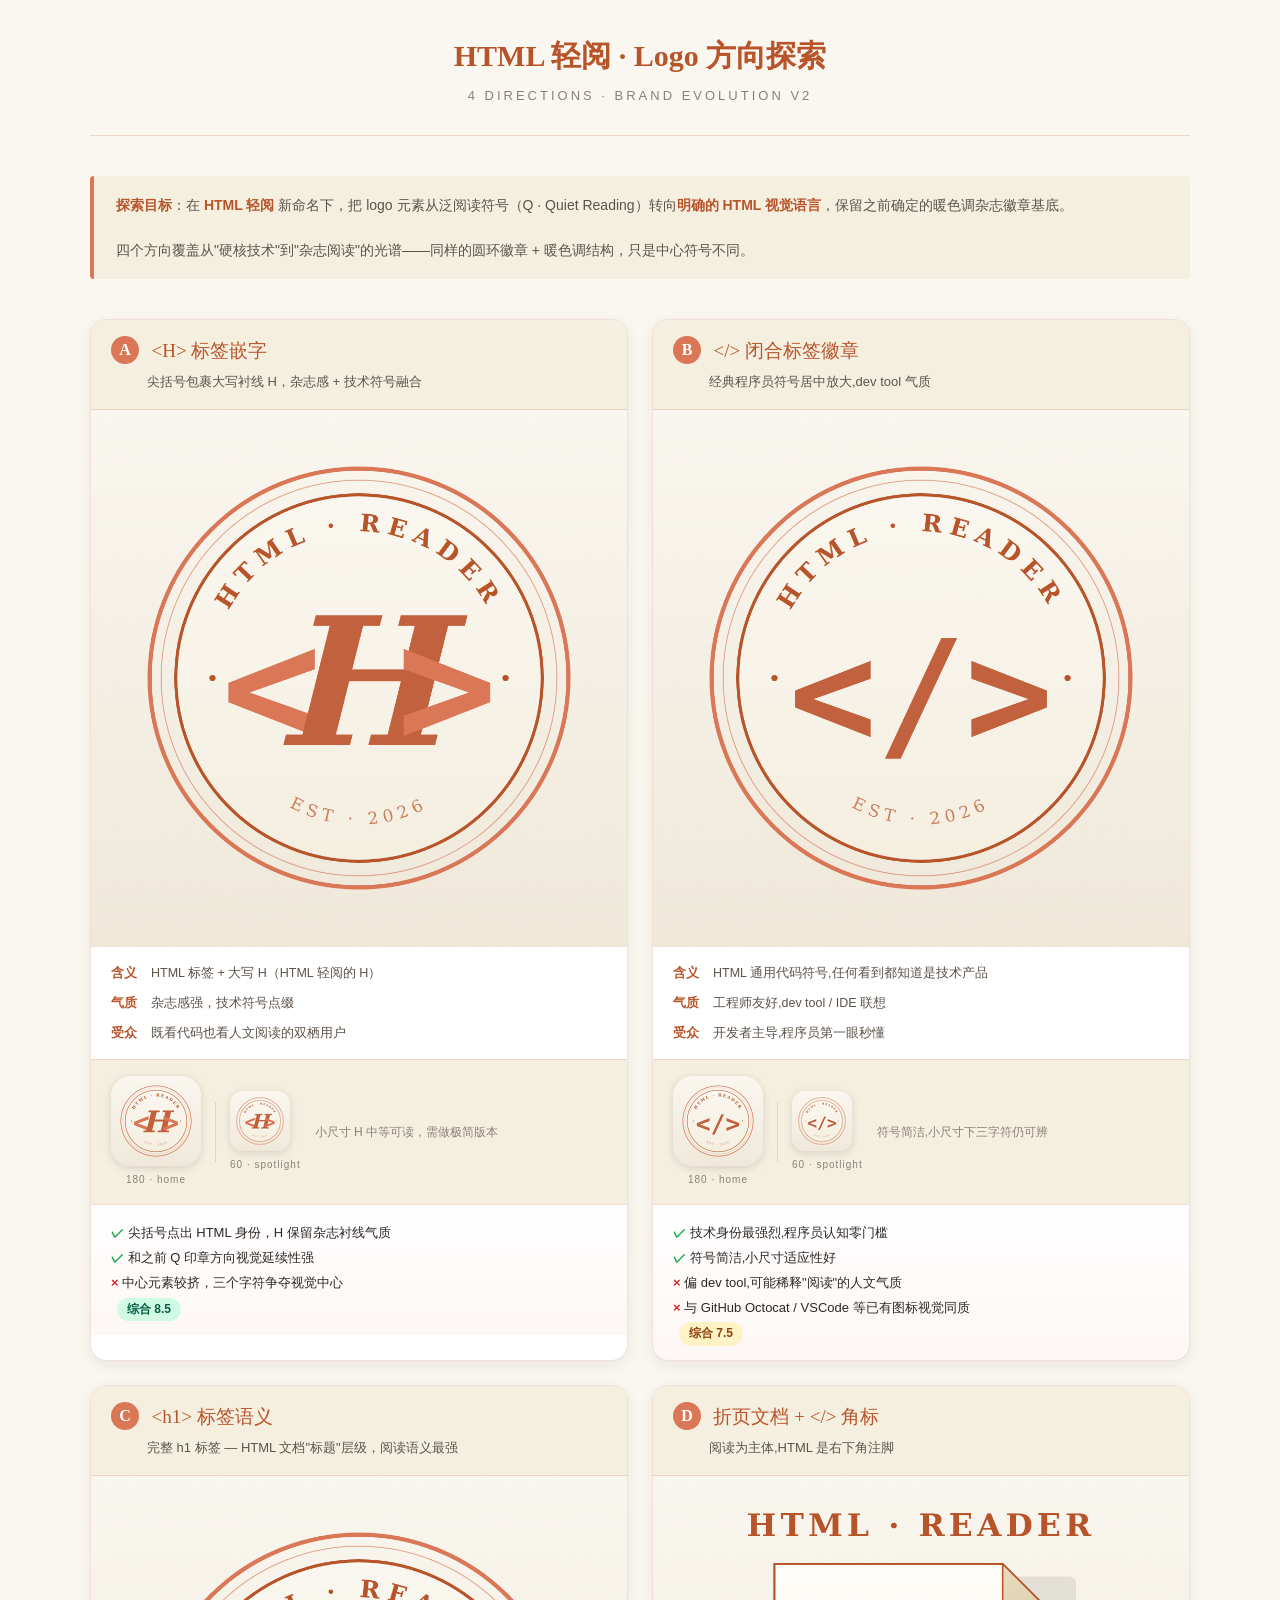
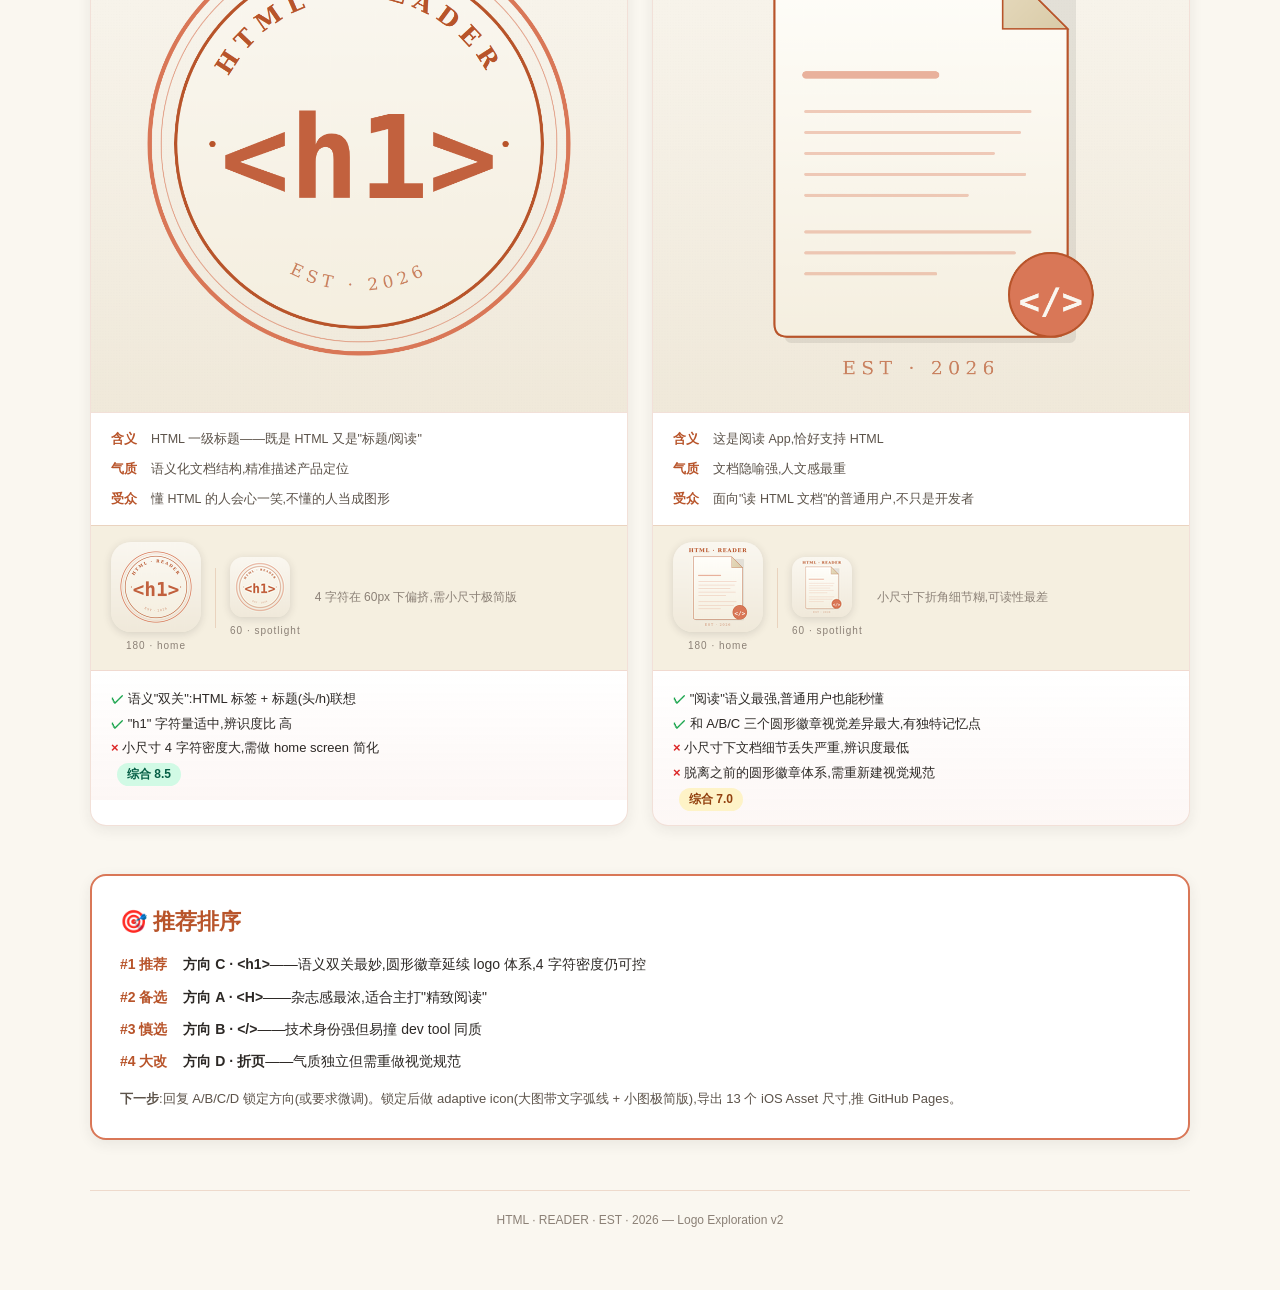
<file: logos-html/index.html>
<!DOCTYPE html>
<html lang="zh-CN">
<head>
<meta charset="UTF-8">
<meta name="viewport" content="width=device-width, initial-scale=1.0">
<title>HTML 轻阅 · Logo 4 方向对比</title>
<style>
  :root {
    --bg-cream-100: #FAF7F0;
    --bg-cream-200: #F5EFE0;
    --brand-coral: #D97757;
    --brand-burnt: #B8542A;
    --brand-umber: #2C2825;
    --ink-2: #5C534A;
    --ink-3: #8B8076;
    --line-soft: rgba(184, 84, 42, 0.18);
  }
  * { box-sizing: border-box; margin: 0; padding: 0; }
  body {
    font-family: -apple-system, BlinkMacSystemFont, 'PingFang SC', 'Segoe UI', sans-serif;
    background: var(--bg-cream-100);
    color: var(--brand-umber);
    padding: 32px 16px 60px;
    line-height: 1.6;
  }
  .container { max-width: 1100px; margin: 0 auto; }
  header {
    text-align: center;
    padding-bottom: 28px;
    border-bottom: 1px solid var(--line-soft);
    margin-bottom: 40px;
  }
  h1 {
    font-family: Georgia, serif;
    font-size: 30px;
    color: var(--brand-burnt);
    margin-bottom: 6px;
  }
  .subtitle {
    font-size: 13px;
    letter-spacing: 3px;
    text-transform: uppercase;
    color: var(--ink-3);
  }
  .intro {
    background: var(--bg-cream-200);
    border-left: 4px solid var(--brand-coral);
    padding: 18px 22px;
    border-radius: 4px;
    margin-bottom: 40px;
    font-size: 14px;
    color: var(--ink-2);
  }
  .intro strong { color: var(--brand-burnt); }

  .grid {
    display: grid;
    grid-template-columns: repeat(2, 1fr);
    gap: 24px;
  }
  @media (max-width: 720px) {
    .grid { grid-template-columns: 1fr; }
  }

  .card {
    background: white;
    border-radius: 16px;
    overflow: hidden;
    box-shadow: 0 4px 14px rgba(44, 40, 37, 0.08);
    border: 1px solid var(--line-soft);
  }
  .card-header {
    padding: 16px 20px;
    background: var(--bg-cream-200);
    border-bottom: 1px solid var(--line-soft);
  }
  .badge-letter {
    display: inline-block;
    background: var(--brand-coral);
    color: white;
    width: 28px; height: 28px;
    border-radius: 50%;
    text-align: center;
    line-height: 28px;
    font-family: Georgia, serif;
    font-weight: 700;
    margin-right: 8px;
  }
  .card-title {
    font-family: Georgia, serif;
    font-size: 19px;
    color: var(--brand-burnt);
    display: inline-block;
    vertical-align: middle;
  }
  .card-desc {
    font-size: 13px;
    color: var(--ink-2);
    margin-top: 6px;
    padding-left: 36px;
  }

  .big-img {
    display: block;
    width: 100%;
    height: auto;
    background: var(--bg-cream-100);
  }

  .meta-row {
    display: grid;
    grid-template-columns: auto 1fr;
    gap: 10px 14px;
    padding: 16px 20px;
    font-size: 12.5px;
    color: var(--ink-2);
    border-top: 1px solid var(--line-soft);
  }
  .meta-row dt {
    font-weight: 600;
    color: var(--brand-burnt);
    white-space: nowrap;
  }
  .meta-row dd { margin: 0; }

  .size-row {
    display: flex;
    gap: 14px;
    align-items: center;
    padding: 16px 20px;
    background: var(--bg-cream-200);
    border-top: 1px solid var(--line-soft);
  }
  .size-item { text-align: center; }
  .size-item img {
    display: block;
    border-radius: 22%;
    box-shadow: 0 2px 8px rgba(44,40,37,0.15);
  }
  .size-item.s180 img { width: 90px; height: 90px; }
  .size-item.s60 img { width: 60px; height: 60px; }
  .size-label {
    font-size: 10px;
    color: var(--ink-3);
    margin-top: 6px;
    letter-spacing: 1px;
  }
  .size-divider {
    width: 1px;
    height: 60px;
    background: var(--line-soft);
  }
  .size-note {
    font-size: 12px;
    color: var(--ink-3);
    flex: 1;
  }

  .verdict {
    padding: 14px 20px;
    background: linear-gradient(180deg, transparent, rgba(217,119,87,0.06));
    border-top: 1px solid var(--line-soft);
    font-size: 13px;
  }
  .verdict-pros, .verdict-cons {
    margin: 4px 0;
  }
  .verdict-pros::before { content: "✓ "; color: #16a34a; font-weight: 700; }
  .verdict-cons::before { content: "× "; color: #dc2626; font-weight: 700; }

  .score {
    display: inline-block;
    padding: 2px 10px;
    border-radius: 12px;
    font-size: 12px;
    font-weight: 600;
    margin-left: 6px;
  }
  .s-high { background: #d1fae5; color: #065f46; }
  .s-mid { background: #fef3c7; color: #92400e; }

  .decision {
    margin-top: 48px;
    padding: 28px;
    background: white;
    border-radius: 16px;
    border: 2px solid var(--brand-coral);
    box-shadow: 0 4px 14px rgba(44, 40, 37, 0.08);
  }
  .decision h2 {
    font-family: Georgia, serif;
    font-size: 22px;
    color: var(--brand-burnt);
    margin-bottom: 14px;
  }
  .decision-grid {
    display: grid;
    grid-template-columns: auto 1fr;
    gap: 10px 16px;
    margin-top: 14px;
    font-size: 14px;
  }
  .decision-grid dt {
    font-weight: 700;
    color: var(--brand-burnt);
  }
  footer {
    text-align: center;
    color: var(--ink-3);
    font-size: 12px;
    margin-top: 50px;
    padding-top: 20px;
    border-top: 1px solid var(--line-soft);
  }
</style>
</head>
<body>
<div class="container">

  <header>
    <h1>HTML 轻阅 · Logo 方向探索</h1>
    <div class="subtitle">4 directions · brand evolution v2</div>
  </header>

  <div class="intro">
    <strong>探索目标</strong>：在 <strong>HTML 轻阅</strong> 新命名下，把 logo 元素从泛阅读符号（Q · Quiet Reading）转向<strong>明确的 HTML 视觉语言</strong>，保留之前确定的暖色调杂志徽章基底。
    <br><br>
    四个方向覆盖从"硬核技术"到"杂志阅读"的光谱——同样的圆环徽章 + 暖色调结构，只是中心符号不同。
  </div>

  <div class="grid">

    <!-- 方向 A -->
    <div class="card">
      <div class="card-header">
        <span class="badge-letter">A</span>
        <span class="card-title">&lt;H&gt; 标签嵌字</span>
        <div class="card-desc">尖括号包裹大写衬线 H，杂志感 + 技术符号融合</div>
      </div>
      <img class="big-img" src="logo-a-1024.png" alt="方向 A">
      <dl class="meta-row">
        <dt>含义</dt><dd>HTML 标签 + 大写 H（HTML 轻阅的 H）</dd>
        <dt>气质</dt><dd>杂志感强，技术符号点缀</dd>
        <dt>受众</dt><dd>既看代码也看人文阅读的双栖用户</dd>
      </dl>
      <div class="size-row">
        <div class="size-item s180">
          <img src="logo-a-180.png" alt="180">
          <div class="size-label">180 · home</div>
        </div>
        <div class="size-divider"></div>
        <div class="size-item s60">
          <img src="logo-a-60.png" alt="60">
          <div class="size-label">60 · spotlight</div>
        </div>
        <div class="size-note">小尺寸 H 中等可读，需做极简版本</div>
      </div>
      <div class="verdict">
        <div class="verdict-pros">尖括号点出 HTML 身份，H 保留杂志衬线气质</div>
        <div class="verdict-pros">和之前 Q 印章方向视觉延续性强</div>
        <div class="verdict-cons">中心元素较挤，三个字符争夺视觉中心</div>
        <span class="score s-high">综合 8.5</span>
      </div>
    </div>

    <!-- 方向 B -->
    <div class="card">
      <div class="card-header">
        <span class="badge-letter">B</span>
        <span class="card-title">&lt;/&gt; 闭合标签徽章</span>
        <div class="card-desc">经典程序员符号居中放大,dev tool 气质</div>
      </div>
      <img class="big-img" src="logo-b-1024.png" alt="方向 B">
      <dl class="meta-row">
        <dt>含义</dt><dd>HTML 通用代码符号,任何看到都知道是技术产品</dd>
        <dt>气质</dt><dd>工程师友好,dev tool / IDE 联想</dd>
        <dt>受众</dt><dd>开发者主导,程序员第一眼秒懂</dd>
      </dl>
      <div class="size-row">
        <div class="size-item s180">
          <img src="logo-b-180.png" alt="180">
          <div class="size-label">180 · home</div>
        </div>
        <div class="size-divider"></div>
        <div class="size-item s60">
          <img src="logo-b-60.png" alt="60">
          <div class="size-label">60 · spotlight</div>
        </div>
        <div class="size-note">符号简洁,小尺寸下三字符仍可辨</div>
      </div>
      <div class="verdict">
        <div class="verdict-pros">技术身份最强烈,程序员认知零门槛</div>
        <div class="verdict-pros">符号简洁,小尺寸适应性好</div>
        <div class="verdict-cons">偏 dev tool,可能稀释"阅读"的人文气质</div>
        <div class="verdict-cons">与 GitHub Octocat / VSCode 等已有图标视觉同质</div>
        <span class="score s-mid">综合 7.5</span>
      </div>
    </div>

    <!-- 方向 C -->
    <div class="card">
      <div class="card-header">
        <span class="badge-letter">C</span>
        <span class="card-title">&lt;h1&gt; 标签语义</span>
        <div class="card-desc">完整 h1 标签 — HTML 文档"标题"层级，阅读语义最强</div>
      </div>
      <img class="big-img" src="logo-c-1024.png" alt="方向 C">
      <dl class="meta-row">
        <dt>含义</dt><dd>HTML 一级标题——既是 HTML 又是"标题/阅读"</dd>
        <dt>气质</dt><dd>语义化文档结构,精准描述产品定位</dd>
        <dt>受众</dt><dd>懂 HTML 的人会心一笑,不懂的人当成图形</dd>
      </dl>
      <div class="size-row">
        <div class="size-item s180">
          <img src="logo-c-180.png" alt="180">
          <div class="size-label">180 · home</div>
        </div>
        <div class="size-divider"></div>
        <div class="size-item s60">
          <img src="logo-c-60.png" alt="60">
          <div class="size-label">60 · spotlight</div>
        </div>
        <div class="size-note">4 字符在 60px 下偏挤,需小尺寸极简版</div>
      </div>
      <div class="verdict">
        <div class="verdict-pros">语义"双关":HTML 标签 + 标题(头/h)联想</div>
        <div class="verdict-pros">"h1" 字符量适中,辨识度比 </> 高</div>
        <div class="verdict-cons">小尺寸 4 字符密度大,需做 home screen 简化</div>
        <span class="score s-high">综合 8.5</span>
      </div>
    </div>

    <!-- 方向 D -->
    <div class="card">
      <div class="card-header">
        <span class="badge-letter">D</span>
        <span class="card-title">折页文档 + &lt;/&gt; 角标</span>
        <div class="card-desc">阅读为主体,HTML 是右下角注脚</div>
      </div>
      <img class="big-img" src="logo-d-1024.png" alt="方向 D">
      <dl class="meta-row">
        <dt>含义</dt><dd>这是阅读 App,恰好支持 HTML</dd>
        <dt>气质</dt><dd>文档隐喻强,人文感最重</dd>
        <dt>受众</dt><dd>面向"读 HTML 文档"的普通用户,不只是开发者</dd>
      </dl>
      <div class="size-row">
        <div class="size-item s180">
          <img src="logo-d-180.png" alt="180">
          <div class="size-label">180 · home</div>
        </div>
        <div class="size-divider"></div>
        <div class="size-item s60">
          <img src="logo-d-60.png" alt="60">
          <div class="size-label">60 · spotlight</div>
        </div>
        <div class="size-note">小尺寸下折角细节糊,可读性最差</div>
      </div>
      <div class="verdict">
        <div class="verdict-pros">"阅读"语义最强,普通用户也能秒懂</div>
        <div class="verdict-pros">和 A/B/C 三个圆形徽章视觉差异最大,有独特记忆点</div>
        <div class="verdict-cons">小尺寸下文档细节丢失严重,辨识度最低</div>
        <div class="verdict-cons">脱离之前的圆形徽章体系,需重新建视觉规范</div>
        <span class="score s-mid">综合 7.0</span>
      </div>
    </div>

  </div>

  <div class="decision">
    <h2>🎯 推荐排序</h2>
    <dl class="decision-grid">
      <dt>#1 推荐</dt>
      <dd><strong>方向 C · &lt;h1&gt;</strong>——语义双关最妙,圆形徽章延续 logo 体系,4 字符密度仍可控</dd>
      <dt>#2 备选</dt>
      <dd><strong>方向 A · &lt;H&gt;</strong>——杂志感最浓,适合主打"精致阅读"</dd>
      <dt>#3 慎选</dt>
      <dd><strong>方向 B · &lt;/&gt;</strong>——技术身份强但易撞 dev tool 同质</dd>
      <dt>#4 大改</dt>
      <dd><strong>方向 D · 折页</strong>——气质独立但需重做视觉规范</dd>
    </dl>
    <p style="margin-top: 16px; font-size: 13px; color: var(--ink-2);">
      <strong>下一步</strong>:回复 A/B/C/D 锁定方向(或要求微调)。锁定后做 adaptive icon(大图带文字弧线 + 小图极简版),导出 13 个 iOS Asset 尺寸,推 GitHub Pages。
    </p>
  </div>

  <footer>
    HTML · READER · EST · 2026 — Logo Exploration v2
  </footer>
</div>
</body>
</html>
</file>
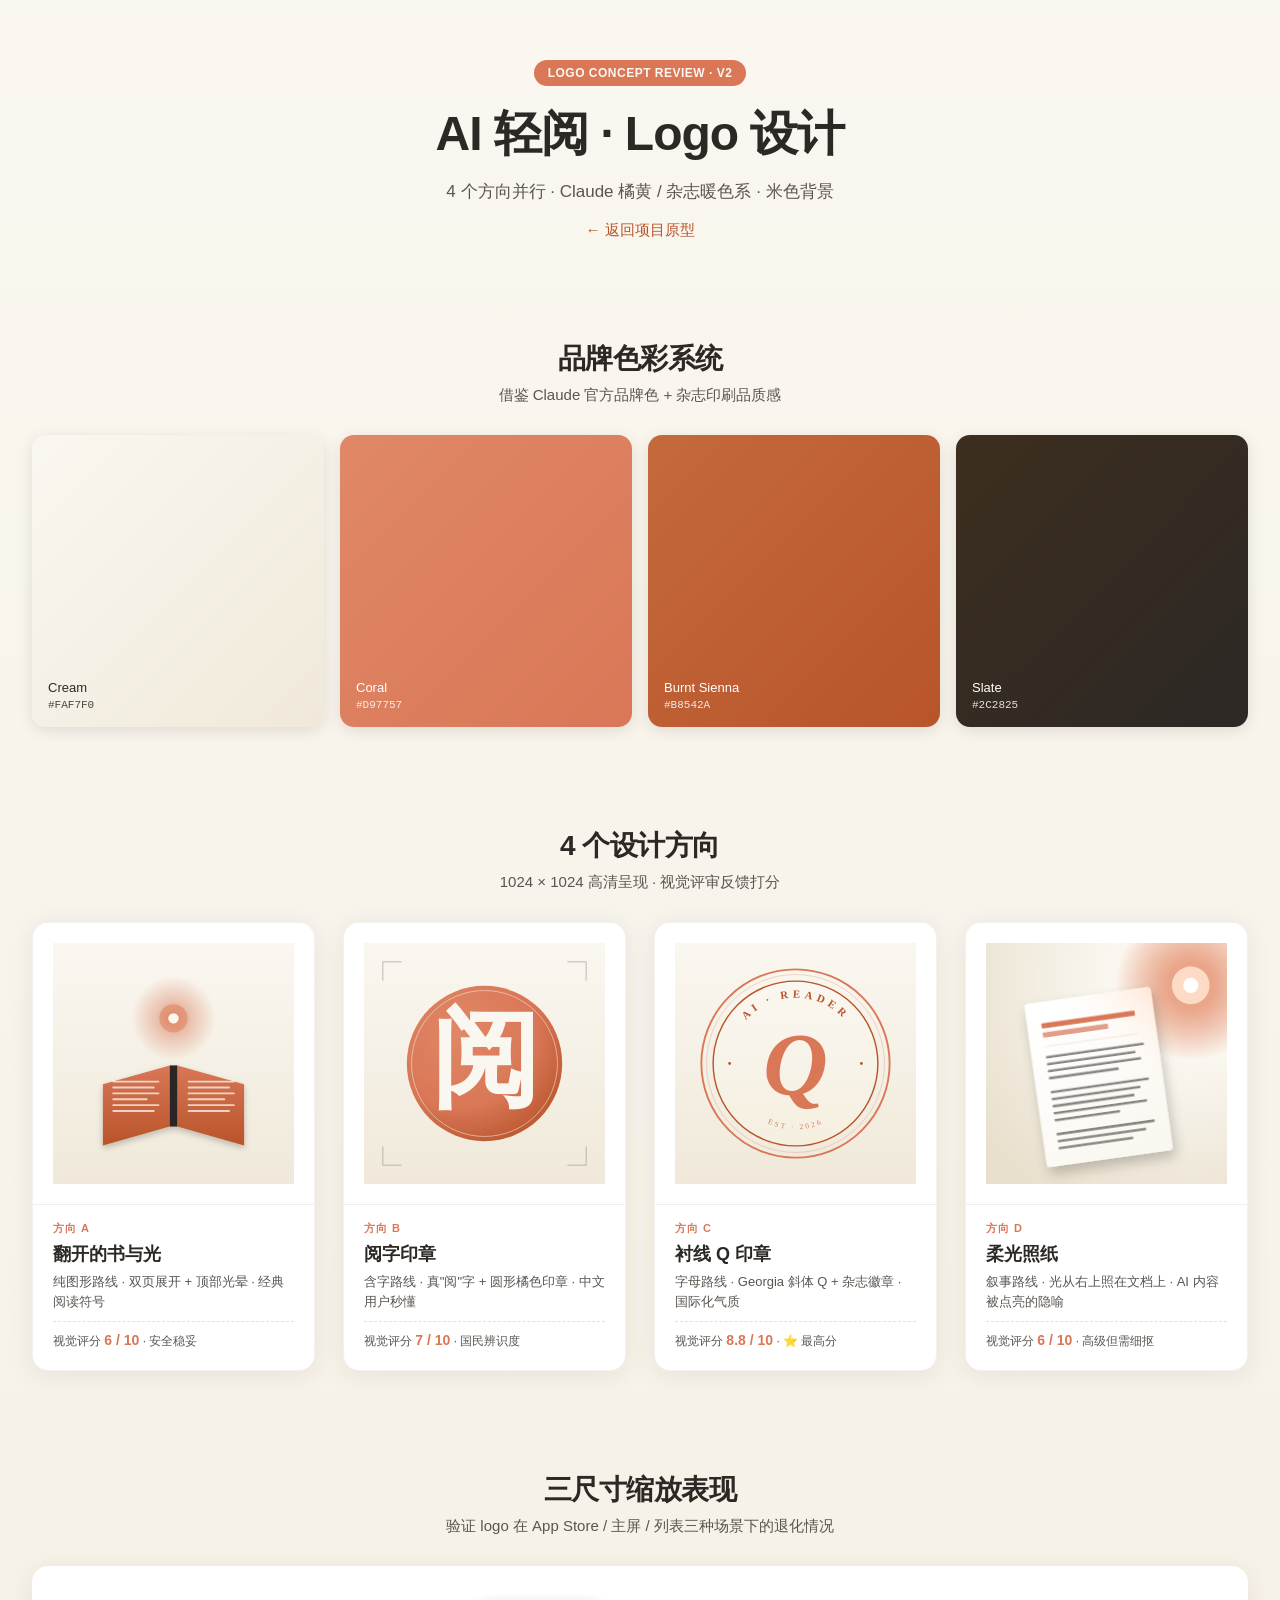
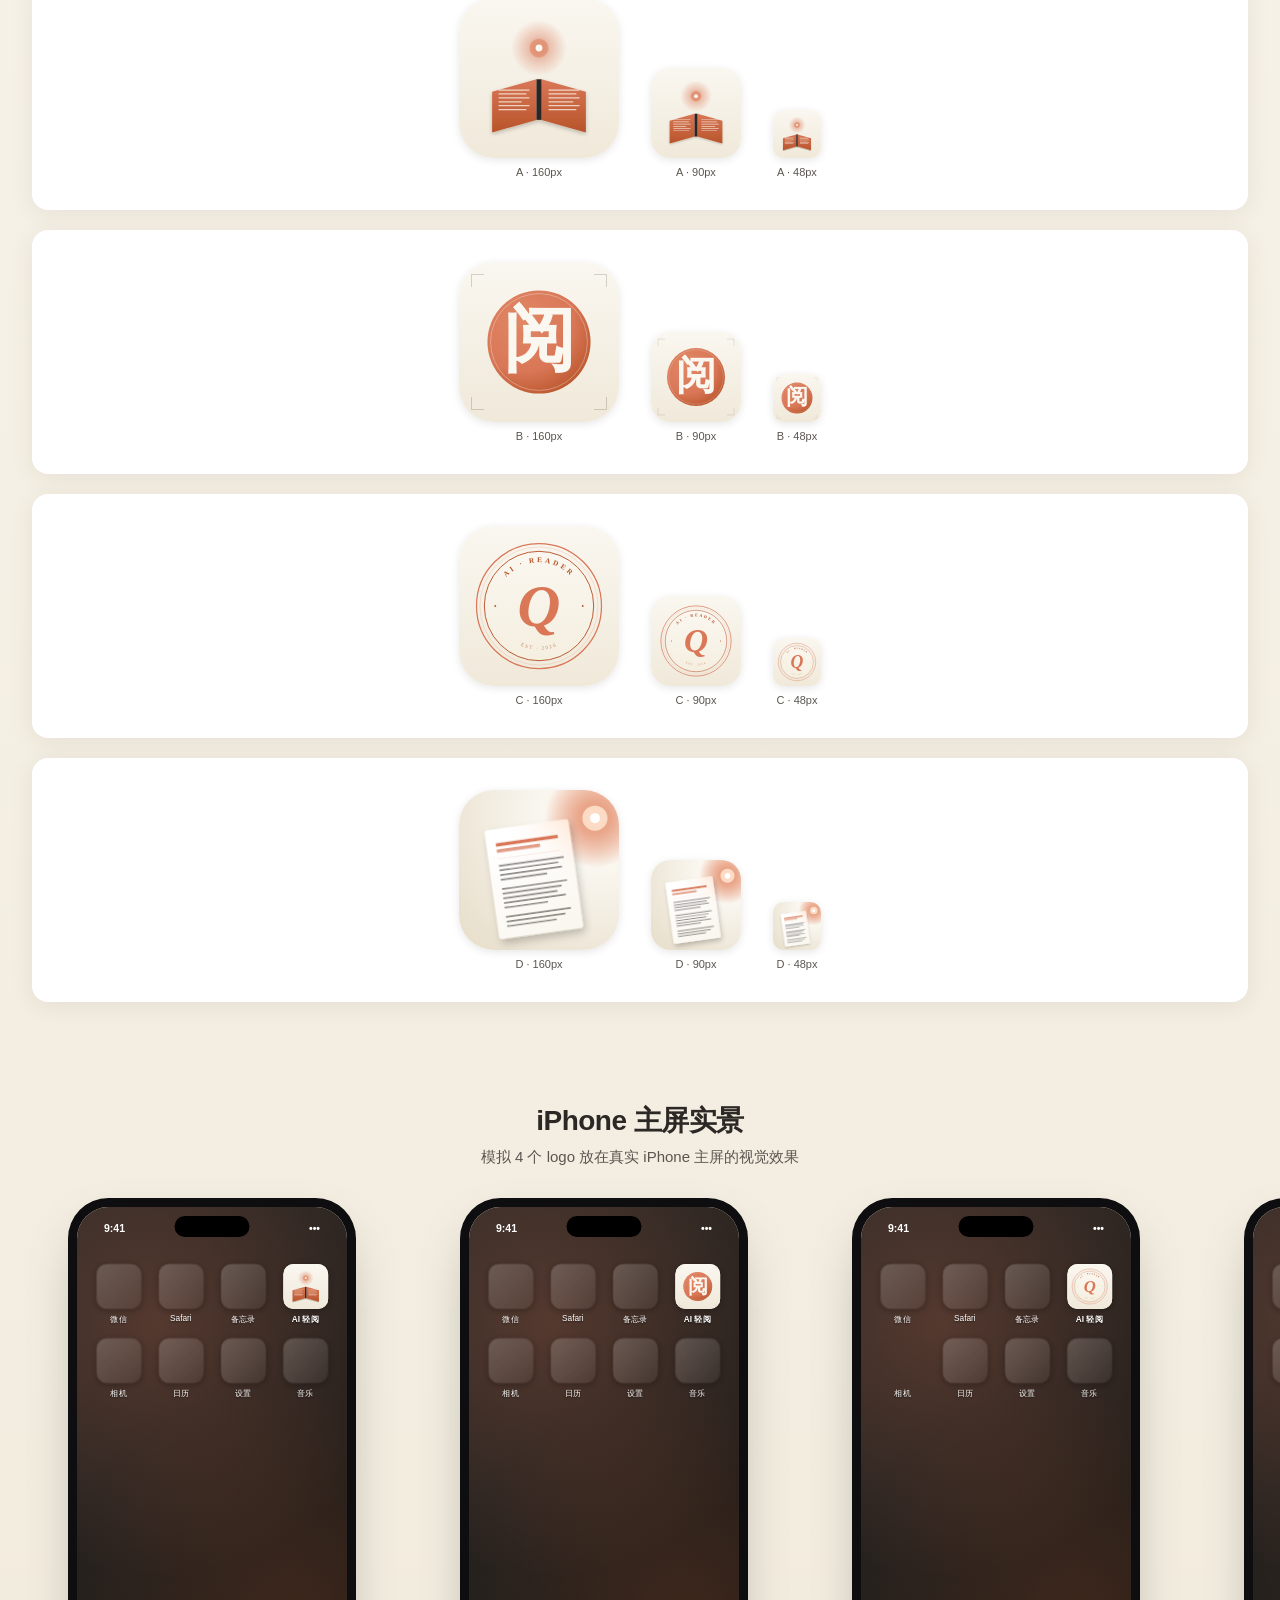
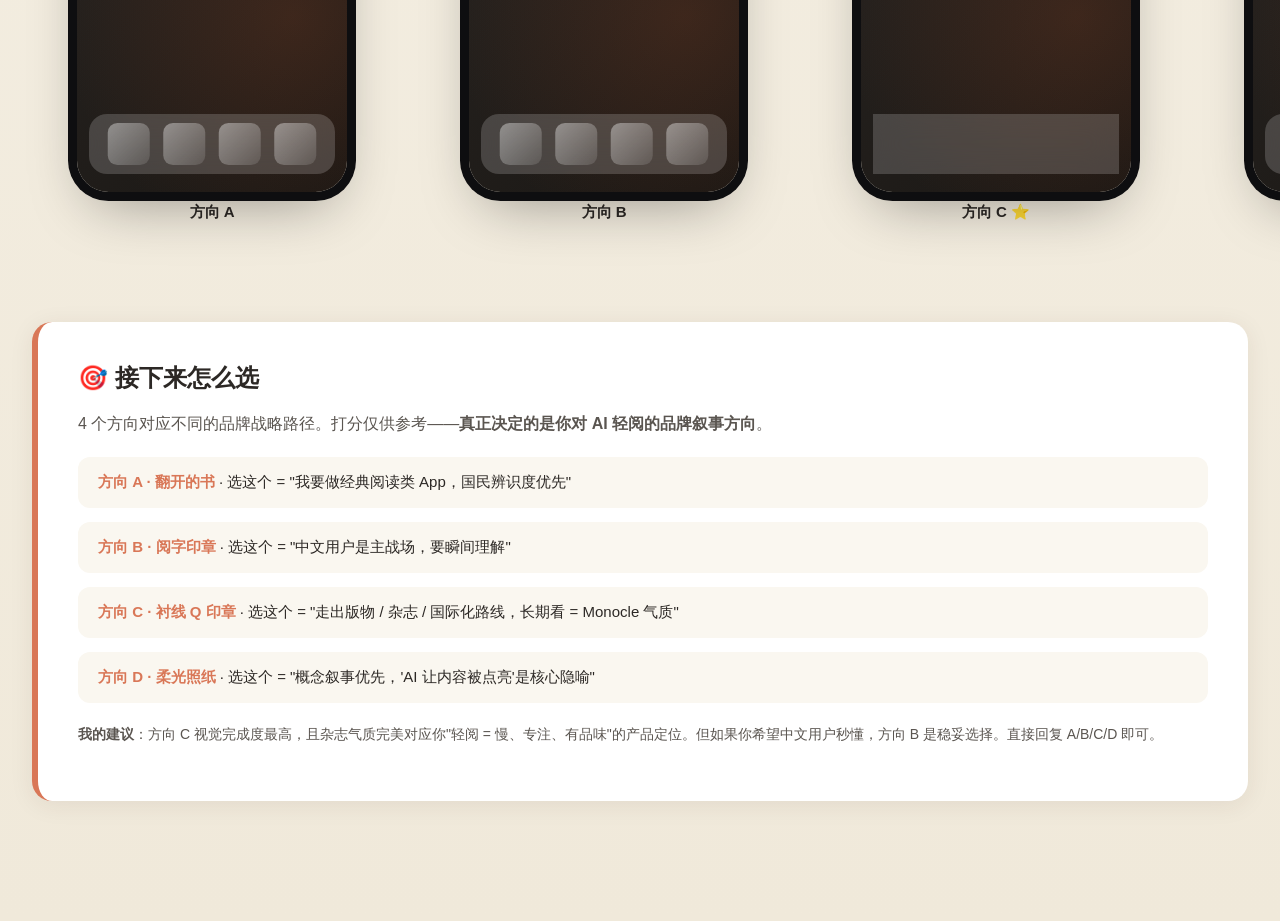
<file: logos/index.html>
<!DOCTYPE html>
<html lang="zh-CN">
<head>
<meta charset="UTF-8">
<meta name="viewport" content="width=device-width, initial-scale=1.0">
<title>AI 轻阅 · Logo 设计对比</title>
<style>
  /* ============================================
     Logo 评审页 - 4 个方向 × 3 尺寸 × 亮暗
     ============================================ */

  :root {
    --c-cream: #FAF7F0;
    --c-cream-dark: #F0E9DA;
    --c-coral: #D97757;
    --c-burnt: #B8542A;
    --c-slate: #2C2825;
    --c-text: #2C2825;
    --c-text-soft: #5A5550;
  }

  * { box-sizing: border-box; -webkit-font-smoothing: antialiased; }
  html, body {
    margin: 0;
    padding: 0;
    font-family: -apple-system, "PingFang SC", "Helvetica Neue", "Microsoft YaHei", sans-serif;
    background: linear-gradient(180deg, #FAF7F0 0%, #F0E9DA 100%);
    color: var(--c-text);
    min-height: 100vh;
  }

  .wrap {
    max-width: 1280px;
    margin: 0 auto;
    padding: 60px 32px 120px;
  }

  /* Header */
  .page-header {
    text-align: center;
    margin-bottom: 60px;
  }
  .page-header .badge {
    display: inline-block;
    padding: 6px 14px;
    background: var(--c-coral);
    color: var(--c-cream);
    border-radius: 999px;
    font-size: 12px;
    font-weight: 600;
    letter-spacing: 0.5px;
    text-transform: uppercase;
    margin-bottom: 16px;
  }
  .page-header h1 {
    font-size: 48px;
    font-weight: 700;
    letter-spacing: -1px;
    margin: 0 0 12px;
    color: var(--c-slate);
  }
  .page-header p {
    font-size: 17px;
    color: var(--c-text-soft);
    margin: 0;
    line-height: 1.6;
  }
  .page-header a {
    color: var(--c-burnt);
    text-decoration: none;
    margin-top: 16px;
    display: inline-block;
    font-size: 15px;
    font-weight: 500;
  }

  /* Section divider */
  .section-title {
    margin: 100px 0 30px;
    text-align: center;
  }
  .section-title h2 {
    font-size: 28px;
    font-weight: 700;
    margin: 0 0 8px;
    letter-spacing: -0.5px;
  }
  .section-title p {
    color: var(--c-text-soft);
    font-size: 15px;
    margin: 0;
  }

  /* Card grid */
  .grid-4 {
    display: grid;
    grid-template-columns: repeat(4, 1fr);
    gap: 28px;
  }
  @media (max-width: 1100px) { .grid-4 { grid-template-columns: repeat(2, 1fr); } }
  @media (max-width: 600px) { .grid-4 { grid-template-columns: 1fr; } }

  .logo-card {
    background: white;
    border-radius: 16px;
    overflow: hidden;
    box-shadow: 0 4px 24px rgba(60, 40, 30, 0.08);
    border: 1px solid rgba(60, 40, 30, 0.06);
    transition: transform 0.2s, box-shadow 0.2s;
  }
  .logo-card:hover {
    transform: translateY(-4px);
    box-shadow: 0 8px 32px rgba(60, 40, 30, 0.12);
  }

  .logo-preview {
    aspect-ratio: 1;
    background: #fff;
    display: flex;
    align-items: center;
    justify-content: center;
    padding: 20px;
  }
  .logo-preview img {
    width: 100%;
    height: 100%;
    object-fit: contain;
  }

  .logo-meta {
    padding: 16px 20px 20px;
    border-top: 1px solid rgba(60, 40, 30, 0.08);
  }
  .logo-meta .key {
    font-size: 11px;
    font-weight: 700;
    letter-spacing: 1px;
    color: var(--c-coral);
    margin-bottom: 6px;
    text-transform: uppercase;
  }
  .logo-meta .name {
    font-size: 18px;
    font-weight: 600;
    margin: 0 0 6px;
    color: var(--c-slate);
  }
  .logo-meta .desc {
    font-size: 13px;
    color: var(--c-text-soft);
    margin: 0;
    line-height: 1.5;
  }
  .logo-meta .score {
    margin-top: 10px;
    padding-top: 10px;
    border-top: 1px dashed rgba(60, 40, 30, 0.15);
    font-size: 12px;
    color: var(--c-text-soft);
  }
  .logo-meta .score strong { color: var(--c-coral); font-size: 14px; }

  /* Size comparison */
  .size-row {
    display: flex;
    align-items: flex-end;
    justify-content: center;
    gap: 32px;
    padding: 32px 24px;
    background: white;
    border-radius: 16px;
    margin-bottom: 20px;
    box-shadow: 0 4px 24px rgba(60, 40, 30, 0.08);
  }
  .size-item {
    display: flex;
    flex-direction: column;
    align-items: center;
    gap: 8px;
  }
  .size-item .img {
    border-radius: 22%;
    overflow: hidden;
    background: white;
    box-shadow: 0 2px 8px rgba(0,0,0,0.1);
  }
  .size-item .img img {
    width: 100%;
    height: 100%;
    display: block;
  }
  .size-item .label {
    font-size: 11px;
    color: var(--c-text-soft);
    font-weight: 500;
  }

  /* iPhone homescreen mockup */
  .home-screen {
    width: 360px;
    aspect-ratio: 9 / 19.5;
    background:
      radial-gradient(circle at 30% 20%, rgba(217, 119, 87, 0.25) 0%, transparent 50%),
      radial-gradient(circle at 80% 70%, rgba(184, 84, 42, 0.2) 0%, transparent 50%),
      linear-gradient(135deg, #2C2825 0%, #1A1714 100%);
    border-radius: 42px;
    padding: 16px 12px 24px;
    margin: 0 auto;
    box-shadow:
      0 0 0 12px #0e0e10,
      0 30px 80px -20px rgba(0,0,0,0.4);
    position: relative;
    overflow: hidden;
  }
  .home-screen::before {
    content: '';
    position: absolute;
    top: 12px;
    left: 50%;
    transform: translateX(-50%);
    width: 100px;
    height: 28px;
    background: #000;
    border-radius: 999px;
    z-index: 5;
  }
  .home-status {
    display: flex;
    justify-content: space-between;
    align-items: center;
    padding: 4px 24px 28px;
    color: #fff;
    font-size: 14px;
    font-weight: 600;
  }
  .home-grid {
    display: grid;
    grid-template-columns: repeat(4, 1fr);
    gap: 18px 12px;
    padding: 12px 8px;
  }
  .home-app {
    display: flex;
    flex-direction: column;
    align-items: center;
    gap: 6px;
  }
  .home-app .ic {
    width: 60px;
    height: 60px;
    border-radius: 14px;
    overflow: hidden;
    background: white;
    box-shadow: 0 2px 8px rgba(0,0,0,0.3);
  }
  .home-app .ic img { width: 100%; height: 100%; display: block; }
  .home-app .ic.placeholder {
    background: linear-gradient(135deg, rgba(255,255,255,0.2) 0%, rgba(255,255,255,0.05) 100%);
    backdrop-filter: blur(4px);
  }
  .home-app .nm {
    color: white;
    font-size: 11px;
    text-shadow: 0 1px 2px rgba(0,0,0,0.5);
  }
  .home-app.ours .nm { font-weight: 700; }

  /* Dock */
  .home-dock {
    position: absolute;
    bottom: 24px;
    left: 16px;
    right: 16px;
    height: 80px;
    background: rgba(255,255,255,0.18);
    backdrop-filter: blur(20px);
    border-radius: 24px;
    display: flex;
    align-items: center;
    justify-content: space-around;
    padding: 0 16px;
  }
  .home-dock .ic {
    width: 56px;
    height: 56px;
    border-radius: 13px;
    background: linear-gradient(135deg, rgba(255,255,255,0.4) 0%, rgba(255,255,255,0.1) 100%);
  }

  /* iPhone wall */
  .iphone-wall {
    display: grid;
    grid-template-columns: repeat(4, 1fr);
    gap: 32px;
    margin-top: 40px;
  }
  @media (max-width: 1200px) { .iphone-wall { grid-template-columns: repeat(2, 1fr); } }
  @media (max-width: 700px) { .iphone-wall { grid-template-columns: 1fr; } }
  .iphone-col {
    text-align: center;
  }
  .iphone-col .label {
    margin: 16px 0 0;
    font-size: 15px;
    font-weight: 600;
    color: var(--c-slate);
  }
  .iphone-col .home-screen { transform: scale(0.75); transform-origin: top center; margin-bottom: -200px; }

  /* Decision section */
  .decision-box {
    margin-top: 100px;
    padding: 40px;
    background: white;
    border-radius: 20px;
    border-left: 6px solid var(--c-coral);
    box-shadow: 0 4px 24px rgba(60, 40, 30, 0.08);
  }
  .decision-box h3 {
    margin: 0 0 16px;
    font-size: 24px;
    font-weight: 700;
  }
  .decision-box .questions {
    display: grid;
    gap: 14px;
    margin-top: 20px;
  }
  .decision-box .q {
    padding: 16px 20px;
    background: var(--c-cream);
    border-radius: 12px;
    font-size: 15px;
  }
  .decision-box .q b { color: var(--c-coral); }

  /* Palette swatch */
  .palette {
    display: grid;
    grid-template-columns: repeat(4, 1fr);
    gap: 16px;
    margin-top: 24px;
  }
  @media (max-width: 700px) { .palette { grid-template-columns: repeat(2, 1fr); } }
  .swatch {
    aspect-ratio: 1;
    border-radius: 14px;
    display: flex;
    flex-direction: column;
    justify-content: flex-end;
    padding: 16px;
    color: white;
    font-size: 13px;
    font-weight: 500;
    box-shadow: 0 4px 16px rgba(0,0,0,0.1);
  }
  .swatch.cream { background: linear-gradient(135deg, #FAF7F0 0%, #F0E9DA 100%); color: var(--c-slate); }
  .swatch.coral { background: linear-gradient(135deg, #E08866 0%, #D97757 100%); }
  .swatch.burnt { background: linear-gradient(135deg, #C46A3C 0%, #B8542A 100%); }
  .swatch.slate { background: linear-gradient(135deg, #3D2E1F 0%, #2C2825 100%); }
  .swatch code {
    display: block;
    font-family: "SF Mono", Menlo, monospace;
    font-size: 11px;
    opacity: 0.85;
    margin-top: 4px;
  }
</style>
</head>
<body>

<div class="wrap">

  <div class="page-header">
    <div class="badge">Logo Concept Review · v2</div>
    <h1>AI 轻阅 · Logo 设计</h1>
    <p>4 个方向并行 · Claude 橘黄 / 杂志暖色系 · 米色背景</p>
    <a href="../index.html">← 返回项目原型</a>
  </div>

  <!-- 调色板 -->
  <div class="section-title">
    <h2>品牌色彩系统</h2>
    <p>借鉴 Claude 官方品牌色 + 杂志印刷品质感</p>
  </div>
  <div class="palette">
    <div class="swatch cream">Cream<code>#FAF7F0</code></div>
    <div class="swatch coral">Coral<code>#D97757</code></div>
    <div class="swatch burnt">Burnt Sienna<code>#B8542A</code></div>
    <div class="swatch slate">Slate<code>#2C2825</code></div>
  </div>

  <!-- 4 个方向主对比 -->
  <div class="section-title">
    <h2>4 个设计方向</h2>
    <p>1024 × 1024 高清呈现 · 视觉评审反馈打分</p>
  </div>

  <div class="grid-4">

    <div class="logo-card">
      <div class="logo-preview"><img src="logo-a.svg" alt="Logo A"></div>
      <div class="logo-meta">
        <div class="key">方向 A</div>
        <h4 class="name">翻开的书与光</h4>
        <p class="desc">纯图形路线 · 双页展开 + 顶部光晕 · 经典阅读符号</p>
        <div class="score">视觉评分 <strong>6 / 10</strong> · 安全稳妥</div>
      </div>
    </div>

    <div class="logo-card">
      <div class="logo-preview"><img src="logo-b.svg" alt="Logo B"></div>
      <div class="logo-meta">
        <div class="key">方向 B</div>
        <h4 class="name">阅字印章</h4>
        <p class="desc">含字路线 · 真"阅"字 + 圆形橘色印章 · 中文用户秒懂</p>
        <div class="score">视觉评分 <strong>7 / 10</strong> · 国民辨识度</div>
      </div>
    </div>

    <div class="logo-card">
      <div class="logo-preview"><img src="logo-c.svg" alt="Logo C"></div>
      <div class="logo-meta">
        <div class="key">方向 C</div>
        <h4 class="name">衬线 Q 印章</h4>
        <p class="desc">字母路线 · Georgia 斜体 Q + 杂志徽章 · 国际化气质</p>
        <div class="score">视觉评分 <strong>8.8 / 10</strong> · ⭐ 最高分</div>
      </div>
    </div>

    <div class="logo-card">
      <div class="logo-preview"><img src="logo-d.svg" alt="Logo D"></div>
      <div class="logo-meta">
        <div class="key">方向 D</div>
        <h4 class="name">柔光照纸</h4>
        <p class="desc">叙事路线 · 光从右上照在文档上 · AI 内容被点亮的隐喻</p>
        <div class="score">视觉评分 <strong>6 / 10</strong> · 高级但需细抠</div>
      </div>
    </div>

  </div>

  <!-- 三尺寸缩放对比 -->
  <div class="section-title">
    <h2>三尺寸缩放表现</h2>
    <p>验证 logo 在 App Store / 主屏 / 列表三种场景下的退化情况</p>
  </div>

  <div class="size-row">
    <div class="size-item">
      <div class="img" style="width: 160px; height: 160px;"><img src="logo-a.svg"></div>
      <div class="label">A · 160px</div>
    </div>
    <div class="size-item">
      <div class="img" style="width: 90px; height: 90px;"><img src="logo-a.svg"></div>
      <div class="label">A · 90px</div>
    </div>
    <div class="size-item">
      <div class="img" style="width: 48px; height: 48px;"><img src="logo-a.svg"></div>
      <div class="label">A · 48px</div>
    </div>
  </div>

  <div class="size-row">
    <div class="size-item">
      <div class="img" style="width: 160px; height: 160px;"><img src="logo-b.svg"></div>
      <div class="label">B · 160px</div>
    </div>
    <div class="size-item">
      <div class="img" style="width: 90px; height: 90px;"><img src="logo-b.svg"></div>
      <div class="label">B · 90px</div>
    </div>
    <div class="size-item">
      <div class="img" style="width: 48px; height: 48px;"><img src="logo-b.svg"></div>
      <div class="label">B · 48px</div>
    </div>
  </div>

  <div class="size-row">
    <div class="size-item">
      <div class="img" style="width: 160px; height: 160px;"><img src="logo-c.svg"></div>
      <div class="label">C · 160px</div>
    </div>
    <div class="size-item">
      <div class="img" style="width: 90px; height: 90px;"><img src="logo-c.svg"></div>
      <div class="label">C · 90px</div>
    </div>
    <div class="size-item">
      <div class="img" style="width: 48px; height: 48px;"><img src="logo-c.svg"></div>
      <div class="label">C · 48px</div>
    </div>
  </div>

  <div class="size-row">
    <div class="size-item">
      <div class="img" style="width: 160px; height: 160px;"><img src="logo-d.svg"></div>
      <div class="label">D · 160px</div>
    </div>
    <div class="size-item">
      <div class="img" style="width: 90px; height: 90px;"><img src="logo-d.svg"></div>
      <div class="label">D · 90px</div>
    </div>
    <div class="size-item">
      <div class="img" style="width: 48px; height: 48px;"><img src="logo-d.svg"></div>
      <div class="label">D · 48px</div>
    </div>
  </div>

  <!-- iPhone 主屏实景 -->
  <div class="section-title">
    <h2>iPhone 主屏实景</h2>
    <p>模拟 4 个 logo 放在真实 iPhone 主屏的视觉效果</p>
  </div>

  <div class="iphone-wall">

    <div class="iphone-col">
      <div class="home-screen">
        <div class="home-status"><span>9:41</span><span>•••</span></div>
        <div class="home-grid">
          <div class="home-app"><div class="ic placeholder"></div><div class="nm">微信</div></div>
          <div class="home-app"><div class="ic placeholder"></div><div class="nm">Safari</div></div>
          <div class="home-app"><div class="ic placeholder"></div><div class="nm">备忘录</div></div>
          <div class="home-app ours"><div class="ic"><img src="logo-a.svg"></div><div class="nm">AI 轻阅</div></div>
          <div class="home-app"><div class="ic placeholder"></div><div class="nm">相机</div></div>
          <div class="home-app"><div class="ic placeholder"></div><div class="nm">日历</div></div>
          <div class="home-app"><div class="ic placeholder"></div><div class="nm">设置</div></div>
          <div class="home-app"><div class="ic placeholder"></div><div class="nm">音乐</div></div>
        </div>
        <div class="home-dock">
          <div class="ic"></div><div class="ic"></div><div class="ic"></div><div class="ic"></div>
        </div>
      </div>
      <p class="label">方向 A</p>
    </div>

    <div class="iphone-col">
      <div class="home-screen">
        <div class="home-status"><span>9:41</span><span>•••</span></div>
        <div class="home-grid">
          <div class="home-app"><div class="ic placeholder"></div><div class="nm">微信</div></div>
          <div class="home-app"><div class="ic placeholder"></div><div class="nm">Safari</div></div>
          <div class="home-app"><div class="ic placeholder"></div><div class="nm">备忘录</div></div>
          <div class="home-app ours"><div class="ic"><img src="logo-b.svg"></div><div class="nm">AI 轻阅</div></div>
          <div class="home-app"><div class="ic placeholder"></div><div class="nm">相机</div></div>
          <div class="home-app"><div class="ic placeholder"></div><div class="nm">日历</div></div>
          <div class="home-app"><div class="ic placeholder"></div><div class="nm">设置</div></div>
          <div class="home-app"><div class="ic placeholder"></div><div class="nm">音乐</div></div>
        </div>
        <div class="home-dock">
          <div class="ic"></div><div class="ic"></div><div class="ic"></div><div class="ic"></div>
        </div>
      </div>
      <p class="label">方向 B</p>
    </div>

    <div class="iphone-col">
      <div class="home-screen">
        <div class="home-status"><span>9:41</span><span>•••</span></div>
        <div class="home-grid">
          <div class="home-app"><div class="ic placeholder"></div><div class="nm">微信</div></div>
          <div class="home-app"><div class="ic placeholder"></div><div class="nm">Safari</div></div>
          <div class="home-app"><div class="ic placeholder"></div><div class="nm">备忘录</div></div>
          <div class="home-app ours"><div class="ic"><img src="logo-c.svg"></div><div class="nm">AI 轻阅</div></div>
          <div class="home-app"><div class="ic placeholder"></div><div class="nm">相机</div></div>
          <div class="home-app"><div class="ic placeholder"></div><div class="nm">日历</div></div>
          <div class="home-app"><div class="ic placeholder"></div><div class="nm">设置</div></div>
          <div class="home-app"><div class="ic placeholder"></div><div class="nm">音乐</div></div>
        </div>
        <div class="home-dock">
          <div class="ic"></div><div class="ic"></div><div class="ic"></div><div class="ic"></div>
        </div>
      </div>
      <p class="label">方向 C ⭐</p>
    </div>

    <div class="iphone-col">
      <div class="home-screen">
        <div class="home-status"><span>9:41</span><span>•••</span></div>
        <div class="home-grid">
          <div class="home-app"><div class="ic placeholder"></div><div class="nm">微信</div></div>
          <div class="home-app"><div class="ic placeholder"></div><div class="nm">Safari</div></div>
          <div class="home-app"><div class="ic placeholder"></div><div class="nm">备忘录</div></div>
          <div class="home-app ours"><div class="ic"><img src="logo-d.svg"></div><div class="nm">AI 轻阅</div></div>
          <div class="home-app"><div class="ic placeholder"></div><div class="nm">相机</div></div>
          <div class="home-app"><div class="ic placeholder"></div><div class="nm">日历</div></div>
          <div class="home-app"><div class="ic placeholder"></div><div class="nm">设置</div></div>
          <div class="home-app"><div class="ic placeholder"></div><div class="nm">音乐</div></div>
        </div>
        <div class="home-dock">
          <div class="ic"></div><div class="ic"></div><div class="ic"></div><div class="ic"></div>
        </div>
      </div>
      <p class="label">方向 D</p>
    </div>

  </div>

  <!-- 决策框 -->
  <div class="decision-box">
    <h3>🎯 接下来怎么选</h3>
    <p style="color: var(--c-text-soft); line-height: 1.7; margin: 0 0 12px;">
      4 个方向对应不同的品牌战略路径。打分仅供参考——<strong>真正决定的是你对 AI 轻阅的品牌叙事方向</strong>。
    </p>

    <div class="questions">
      <div class="q"><b>方向 A · 翻开的书</b> · 选这个 = "我要做经典阅读类 App，国民辨识度优先"</div>
      <div class="q"><b>方向 B · 阅字印章</b> · 选这个 = "中文用户是主战场，要瞬间理解"</div>
      <div class="q"><b>方向 C · 衬线 Q 印章</b> · 选这个 = "走出版物 / 杂志 / 国际化路线，长期看 = Monocle 气质"</div>
      <div class="q"><b>方向 D · 柔光照纸</b> · 选这个 = "概念叙事优先，'AI 让内容被点亮'是核心隐喻"</div>
    </div>

    <p style="margin-top: 20px; color: var(--c-text-soft); font-size: 14px; line-height: 1.7;">
      <strong>我的建议</strong>：方向 C 视觉完成度最高，且杂志气质完美对应你"轻阅 = 慢、专注、有品味"的产品定位。但如果你希望中文用户秒懂，方向 B 是稳妥选择。直接回复 A/B/C/D 即可。
    </p>
  </div>

</div>

</body>
</html>
</file>
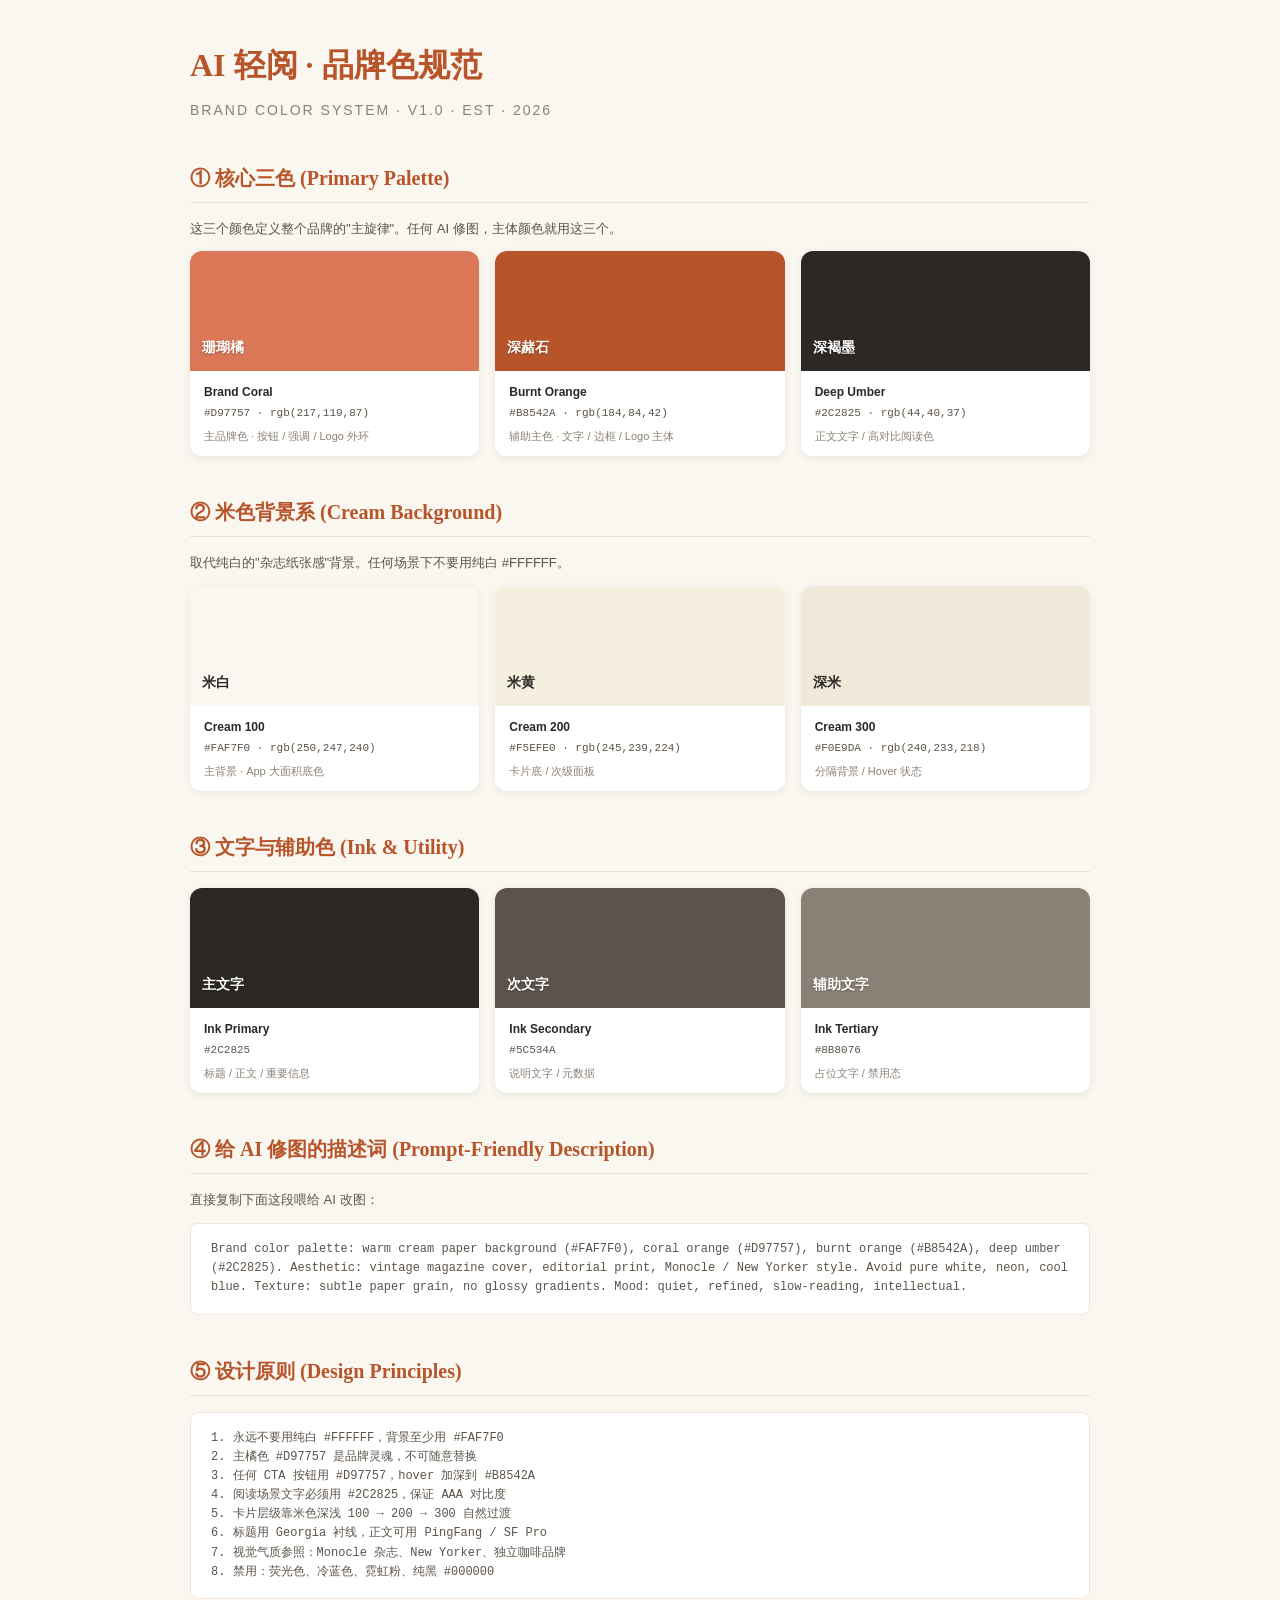
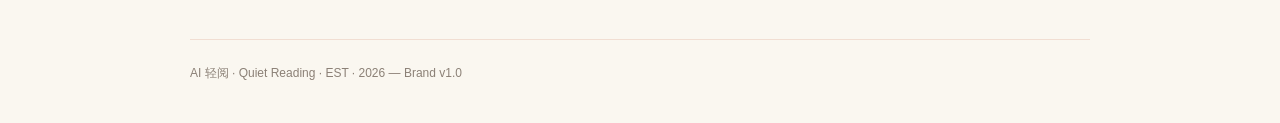
<file: brand/colors.html>
<!DOCTYPE html>
<html lang="zh-CN">
<head>
<meta charset="UTF-8">
<meta name="viewport" content="width=device-width, initial-scale=1.0">
<title>AI 轻阅 · 品牌色规范 (Brand Color System)</title>
<style>
  :root {
    --bg-cream-100: #FAF7F0;
    --bg-cream-200: #F5EFE0;
    --bg-cream-300: #F0E9DA;
    --brand-coral: #D97757;
    --brand-burnt-orange: #B8542A;
    --brand-deep-umber: #2C2825;
    --ink-primary: #2C2825;
    --ink-secondary: #5C534A;
    --ink-tertiary: #8B8076;
    --line-soft: rgba(184, 84, 42, 0.15);
  }
  * { box-sizing: border-box; margin: 0; padding: 0; }
  body {
    font-family: -apple-system, BlinkMacSystemFont, 'Segoe UI', 'PingFang SC', sans-serif;
    background: var(--bg-cream-100);
    color: var(--ink-primary);
    padding: 40px 24px;
    line-height: 1.6;
  }
  .container { max-width: 900px; margin: 0 auto; }
  h1 {
    font-family: Georgia, 'Times New Roman', serif;
    font-size: 32px;
    margin-bottom: 8px;
    color: var(--brand-burnt-orange);
  }
  .subtitle {
    font-size: 14px;
    color: var(--ink-tertiary);
    margin-bottom: 32px;
    letter-spacing: 2px;
    text-transform: uppercase;
  }
  h2 {
    font-family: Georgia, serif;
    font-size: 20px;
    margin: 40px 0 16px;
    padding-bottom: 8px;
    border-bottom: 1px solid var(--line-soft);
    color: var(--brand-burnt-orange);
  }
  .swatch-grid {
    display: grid;
    grid-template-columns: repeat(auto-fill, minmax(220px, 1fr));
    gap: 16px;
  }
  .swatch {
    border-radius: 12px;
    overflow: hidden;
    box-shadow: 0 2px 8px rgba(44, 40, 37, 0.08);
    background: white;
  }
  .swatch-color {
    height: 120px;
    display: flex;
    align-items: flex-end;
    padding: 12px;
    color: white;
    font-family: Georgia, serif;
    font-size: 14px;
    font-weight: 600;
    text-shadow: 0 1px 2px rgba(0,0,0,0.3);
  }
  .swatch-color.light { color: var(--ink-primary); text-shadow: none; }
  .swatch-info {
    padding: 12px 14px;
    font-size: 12px;
    line-height: 1.5;
  }
  .swatch-name { font-weight: 600; color: var(--ink-primary); margin-bottom: 4px; }
  .swatch-code { font-family: monospace; color: var(--ink-secondary); font-size: 11px; }
  .swatch-desc { color: var(--ink-tertiary); margin-top: 6px; font-size: 11px; }
  pre {
    background: var(--ink-primary);
    color: var(--bg-cream-100);
    padding: 20px;
    border-radius: 8px;
    overflow-x: auto;
    font-size: 12px;
    line-height: 1.7;
    margin: 16px 0;
  }
  .copy-block {
    background: white;
    border: 1px solid var(--line-soft);
    border-radius: 8px;
    padding: 16px 20px;
    margin: 12px 0;
    font-family: monospace;
    font-size: 12px;
    line-height: 1.6;
    color: var(--ink-secondary);
    white-space: pre-wrap;
  }
  .meta { font-size: 13px; color: var(--ink-secondary); margin-bottom: 12px; }
</style>
</head>
<body>
<div class="container">
  <h1>AI 轻阅 · 品牌色规范</h1>
  <div class="subtitle">Brand Color System · v1.0 · EST · 2026</div>

  <h2>① 核心三色 (Primary Palette)</h2>
  <div class="meta">这三个颜色定义整个品牌的"主旋律"。任何 AI 修图，主体颜色就用这三个。</div>
  <div class="swatch-grid">
    <div class="swatch">
      <div class="swatch-color" style="background:#D97757;">珊瑚橘</div>
      <div class="swatch-info">
        <div class="swatch-name">Brand Coral</div>
        <div class="swatch-code">#D97757 · rgb(217,119,87)</div>
        <div class="swatch-desc">主品牌色 · 按钮 / 强调 / Logo 外环</div>
      </div>
    </div>
    <div class="swatch">
      <div class="swatch-color" style="background:#B8542A;">深赭石</div>
      <div class="swatch-info">
        <div class="swatch-name">Burnt Orange</div>
        <div class="swatch-code">#B8542A · rgb(184,84,42)</div>
        <div class="swatch-desc">辅助主色 · 文字 / 边框 / Logo 主体</div>
      </div>
    </div>
    <div class="swatch">
      <div class="swatch-color" style="background:#2C2825;">深褐墨</div>
      <div class="swatch-info">
        <div class="swatch-name">Deep Umber</div>
        <div class="swatch-code">#2C2825 · rgb(44,40,37)</div>
        <div class="swatch-desc">正文文字 / 高对比阅读色</div>
      </div>
    </div>
  </div>

  <h2>② 米色背景系 (Cream Background)</h2>
  <div class="meta">取代纯白的"杂志纸张感"背景。任何场景下不要用纯白 #FFFFFF。</div>
  <div class="swatch-grid">
    <div class="swatch">
      <div class="swatch-color light" style="background:#FAF7F0;">米白</div>
      <div class="swatch-info">
        <div class="swatch-name">Cream 100</div>
        <div class="swatch-code">#FAF7F0 · rgb(250,247,240)</div>
        <div class="swatch-desc">主背景 · App 大面积底色</div>
      </div>
    </div>
    <div class="swatch">
      <div class="swatch-color light" style="background:#F5EFE0;">米黄</div>
      <div class="swatch-info">
        <div class="swatch-name">Cream 200</div>
        <div class="swatch-code">#F5EFE0 · rgb(245,239,224)</div>
        <div class="swatch-desc">卡片底 / 次级面板</div>
      </div>
    </div>
    <div class="swatch">
      <div class="swatch-color light" style="background:#F0E9DA;">深米</div>
      <div class="swatch-info">
        <div class="swatch-name">Cream 300</div>
        <div class="swatch-code">#F0E9DA · rgb(240,233,218)</div>
        <div class="swatch-desc">分隔背景 / Hover 状态</div>
      </div>
    </div>
  </div>

  <h2>③ 文字与辅助色 (Ink & Utility)</h2>
  <div class="swatch-grid">
    <div class="swatch">
      <div class="swatch-color" style="background:#2C2825;">主文字</div>
      <div class="swatch-info">
        <div class="swatch-name">Ink Primary</div>
        <div class="swatch-code">#2C2825</div>
        <div class="swatch-desc">标题 / 正文 / 重要信息</div>
      </div>
    </div>
    <div class="swatch">
      <div class="swatch-color" style="background:#5C534A;">次文字</div>
      <div class="swatch-info">
        <div class="swatch-name">Ink Secondary</div>
        <div class="swatch-code">#5C534A</div>
        <div class="swatch-desc">说明文字 / 元数据</div>
      </div>
    </div>
    <div class="swatch">
      <div class="swatch-color" style="background:#8B8076;">辅助文字</div>
      <div class="swatch-info">
        <div class="swatch-name">Ink Tertiary</div>
        <div class="swatch-code">#8B8076</div>
        <div class="swatch-desc">占位文字 / 禁用态</div>
      </div>
    </div>
  </div>

  <h2>④ 给 AI 修图的描述词 (Prompt-Friendly Description)</h2>
  <div class="meta">直接复制下面这段喂给 AI 改图：</div>
  <div class="copy-block">Brand color palette: warm cream paper background (#FAF7F0), coral orange (#D97757), burnt orange (#B8542A), deep umber (#2C2825). Aesthetic: vintage magazine cover, editorial print, Monocle / New Yorker style. Avoid pure white, neon, cool blue. Texture: subtle paper grain, no glossy gradients. Mood: quiet, refined, slow-reading, intellectual.</div>

  <h2>⑤ 设计原则 (Design Principles)</h2>
  <div class="copy-block">1. 永远不要用纯白 #FFFFFF，背景至少用 #FAF7F0
2. 主橘色 #D97757 是品牌灵魂，不可随意替换
3. 任何 CTA 按钮用 #D97757，hover 加深到 #B8542A
4. 阅读场景文字必须用 #2C2825，保证 AAA 对比度
5. 卡片层级靠米色深浅 100 → 200 → 300 自然过渡
6. 标题用 Georgia 衬线，正文可用 PingFang / SF Pro
7. 视觉气质参照：Monocle 杂志、New Yorker、独立咖啡品牌
8. 禁用：荧光色、冷蓝色、霓虹粉、纯黑 #000000</div>

  <div style="margin-top: 40px; padding-top: 24px; border-top: 1px solid var(--line-soft); color: var(--ink-tertiary); font-size: 12px;">
    AI 轻阅 · Quiet Reading · EST · 2026 — Brand v1.0
  </div>
</div>
</body>
</html>
</file>
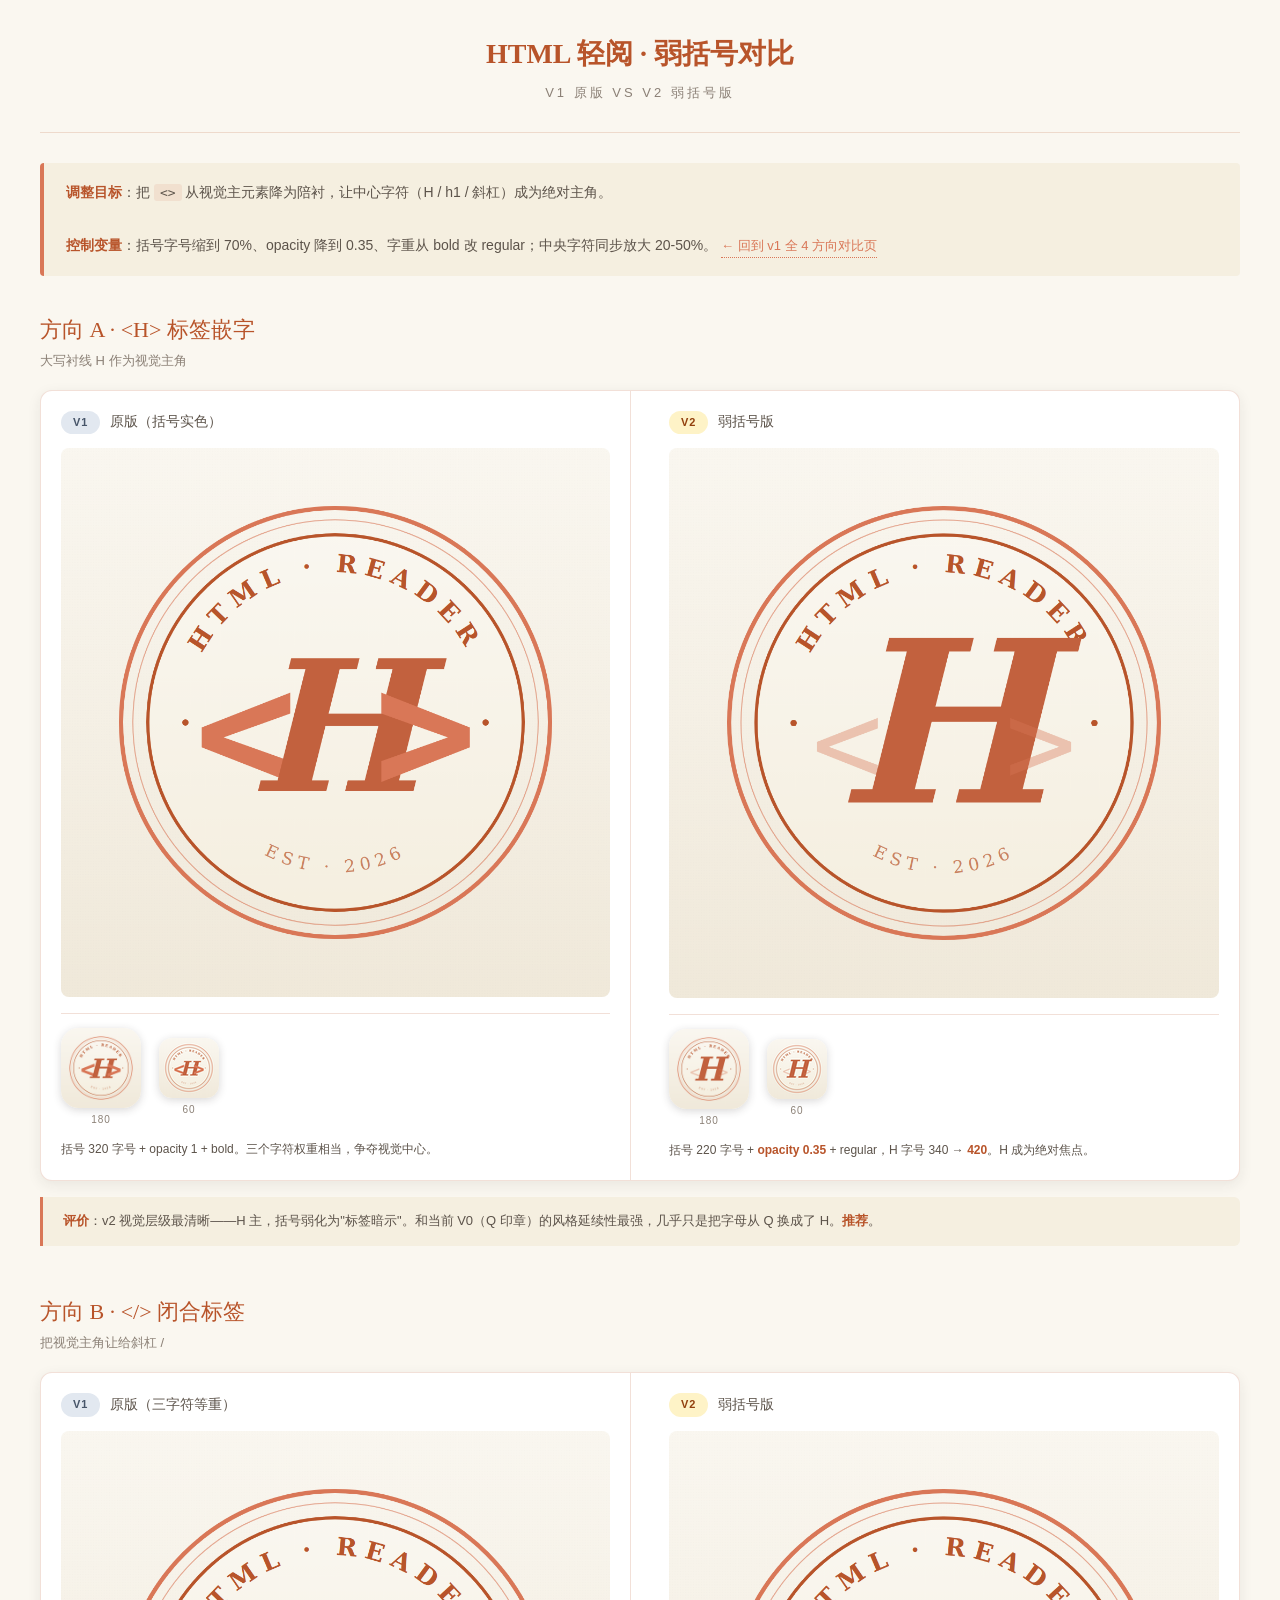
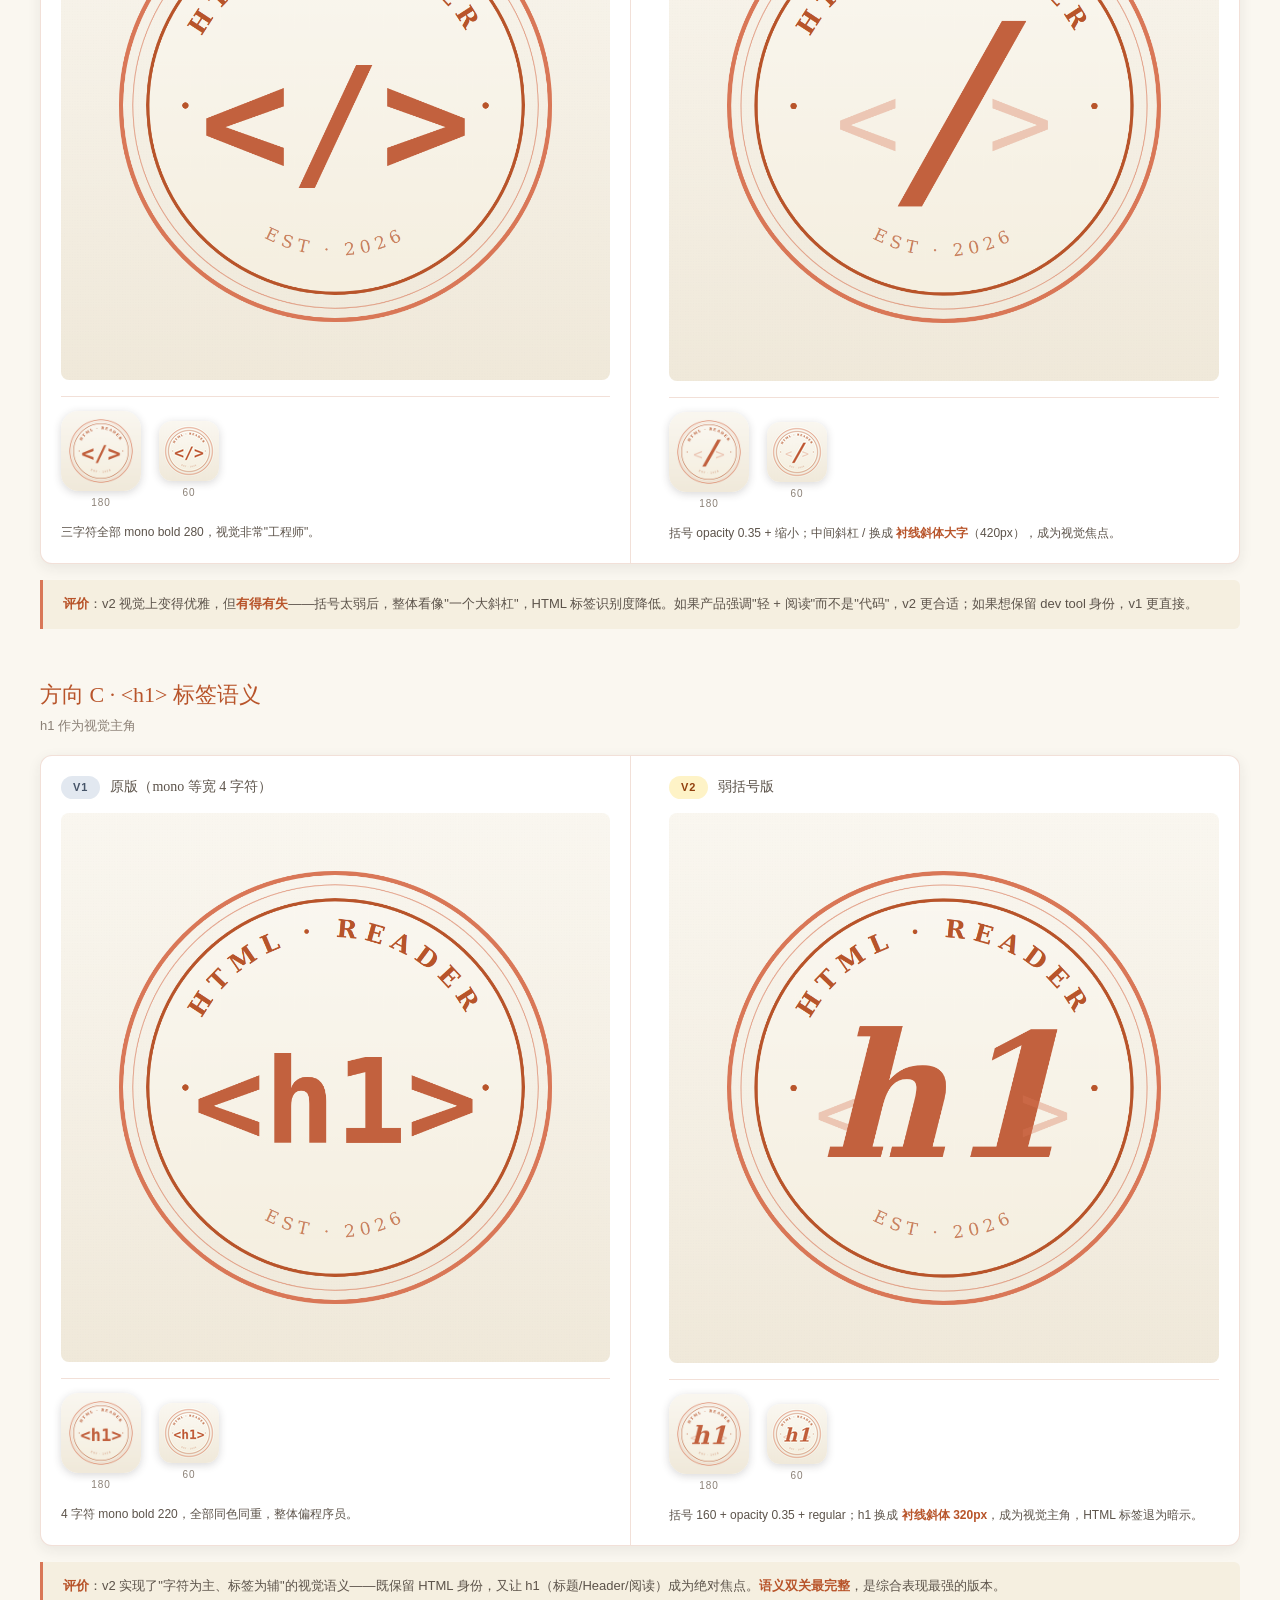
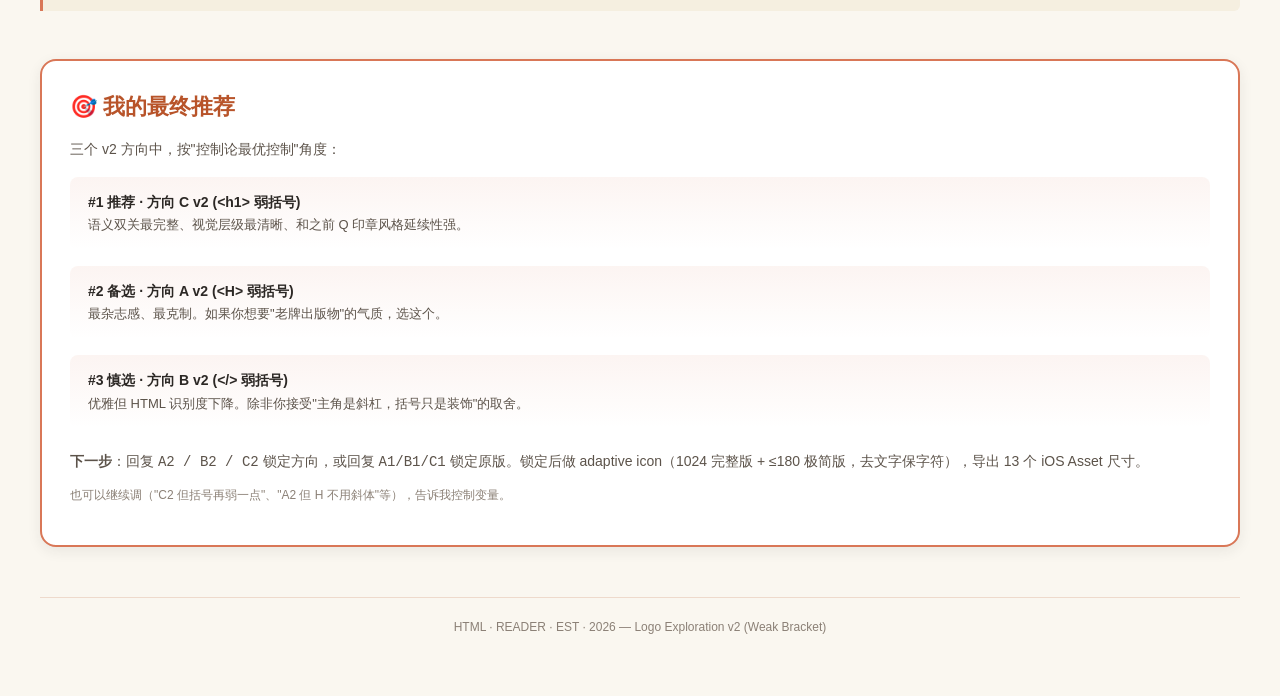
<file: logos-html/compare-v2.html>
<!DOCTYPE html>
<html lang="zh-CN">
<head>
<meta charset="UTF-8">
<meta name="viewport" content="width=device-width, initial-scale=1.0">
<title>HTML 轻阅 · Logo 弱括号对比</title>
<style>
  :root {
    --bg-cream-100: #FAF7F0;
    --bg-cream-200: #F5EFE0;
    --brand-coral: #D97757;
    --brand-burnt: #B8542A;
    --brand-umber: #2C2825;
    --ink-2: #5C534A;
    --ink-3: #8B8076;
    --line-soft: rgba(184, 84, 42, 0.18);
  }
  * { box-sizing: border-box; margin: 0; padding: 0; }
  body {
    font-family: -apple-system, BlinkMacSystemFont, 'PingFang SC', 'Segoe UI', sans-serif;
    background: var(--bg-cream-100);
    color: var(--brand-umber);
    padding: 32px 16px 60px;
    line-height: 1.6;
  }
  .container { max-width: 1200px; margin: 0 auto; }
  header {
    text-align: center;
    padding-bottom: 28px;
    border-bottom: 1px solid var(--line-soft);
    margin-bottom: 30px;
  }
  h1 {
    font-family: Georgia, serif;
    font-size: 28px;
    color: var(--brand-burnt);
    margin-bottom: 6px;
  }
  .subtitle {
    font-size: 13px;
    letter-spacing: 3px;
    text-transform: uppercase;
    color: var(--ink-3);
  }
  .intro {
    background: var(--bg-cream-200);
    border-left: 4px solid var(--brand-coral);
    padding: 18px 22px;
    border-radius: 4px;
    margin-bottom: 36px;
    font-size: 14px;
    color: var(--ink-2);
  }
  .intro strong { color: var(--brand-burnt); }
  .intro code {
    background: rgba(217,119,87,0.12);
    padding: 1px 6px;
    border-radius: 3px;
    font-family: 'DejaVu Sans Mono', Menlo, monospace;
    font-size: 13px;
  }

  .nav-link {
    display: inline-block;
    margin-top: 10px;
    color: var(--brand-coral);
    text-decoration: none;
    font-size: 13px;
    border-bottom: 1px dotted var(--brand-coral);
  }

  .section {
    margin-bottom: 48px;
  }
  .section-title {
    font-family: Georgia, serif;
    font-size: 22px;
    color: var(--brand-burnt);
    margin-bottom: 4px;
  }
  .section-sub {
    font-size: 13px;
    color: var(--ink-3);
    margin-bottom: 18px;
  }

  .compare-grid {
    display: grid;
    grid-template-columns: 1fr 1fr;
    gap: 18px;
    background: white;
    border-radius: 12px;
    overflow: hidden;
    box-shadow: 0 4px 14px rgba(44, 40, 37, 0.08);
    border: 1px solid var(--line-soft);
  }
  @media (max-width: 720px) {
    .compare-grid { grid-template-columns: 1fr; }
  }

  .panel {
    padding: 20px;
  }
  .panel.v1 { border-right: 1px solid var(--line-soft); }
  @media (max-width: 720px) {
    .panel.v1 { border-right: none; border-bottom: 1px solid var(--line-soft); }
  }

  .panel-header {
    display: flex;
    align-items: center;
    margin-bottom: 14px;
  }
  .version-pill {
    display: inline-block;
    padding: 3px 12px;
    border-radius: 12px;
    font-size: 11px;
    font-weight: 700;
    letter-spacing: 1px;
  }
  .pill-v1 { background: #e2e8f0; color: #475569; }
  .pill-v2 { background: #fef3c7; color: #92400e; }
  .panel-label {
    font-family: Georgia, serif;
    font-size: 14px;
    color: var(--ink-2);
    margin-left: 10px;
  }
  .main-img {
    display: block;
    width: 100%;
    height: auto;
    border-radius: 8px;
    background: var(--bg-cream-100);
  }
  .size-row {
    display: flex;
    gap: 18px;
    align-items: center;
    margin-top: 16px;
    padding-top: 14px;
    border-top: 1px solid var(--line-soft);
  }
  .size-item img {
    display: block;
    border-radius: 22%;
    box-shadow: 0 2px 8px rgba(44,40,37,0.18);
  }
  .size-item.s180 img { width: 80px; height: 80px; }
  .size-item.s60 img { width: 60px; height: 60px; }
  .size-label {
    font-size: 10px;
    color: var(--ink-3);
    margin-top: 4px;
    text-align: center;
    letter-spacing: 1px;
  }
  .panel-note {
    font-size: 12px;
    color: var(--ink-2);
    margin-top: 12px;
    line-height: 1.6;
  }
  .panel-note strong { color: var(--brand-burnt); }

  .verdict {
    background: var(--bg-cream-200);
    padding: 14px 20px;
    margin-top: 16px;
    border-left: 3px solid var(--brand-coral);
    font-size: 13px;
    color: var(--ink-2);
    border-radius: 0 6px 6px 0;
  }
  .verdict strong { color: var(--brand-burnt); }

  .decision {
    margin-top: 48px;
    padding: 28px;
    background: white;
    border-radius: 16px;
    border: 2px solid var(--brand-coral);
    box-shadow: 0 4px 14px rgba(44, 40, 37, 0.08);
  }
  .decision h2 {
    font-family: Georgia, serif;
    font-size: 22px;
    color: var(--brand-burnt);
    margin-bottom: 14px;
  }
  .decision p {
    font-size: 14px;
    color: var(--ink-2);
    margin-bottom: 12px;
  }
  .recommend {
    background: linear-gradient(180deg, rgba(217,119,87,0.08), transparent);
    padding: 14px 18px;
    border-radius: 8px;
    margin-top: 16px;
    font-size: 14px;
  }
  footer {
    text-align: center;
    color: var(--ink-3);
    font-size: 12px;
    margin-top: 50px;
    padding-top: 20px;
    border-top: 1px solid var(--line-soft);
  }
</style>
</head>
<body>
<div class="container">

  <header>
    <h1>HTML 轻阅 · 弱括号对比</h1>
    <div class="subtitle">v1 原版 vs v2 弱括号版</div>
  </header>

  <div class="intro">
    <strong>调整目标</strong>：把 <code>&lt;&gt;</code> 从视觉主元素降为陪衬，让中心字符（H / h1 / 斜杠）成为绝对主角。
    <br><br>
    <strong>控制变量</strong>：括号字号缩到 70%、opacity 降到 0.35、字重从 bold 改 regular；中央字符同步放大 20-50%。
    <a class="nav-link" href="index.html">← 回到 v1 全 4 方向对比页</a>
  </div>

  <!-- ===== 方向 A ===== -->
  <div class="section">
    <div class="section-title">方向 A · &lt;H&gt; 标签嵌字</div>
    <div class="section-sub">大写衬线 H 作为视觉主角</div>
    <div class="compare-grid">
      <div class="panel v1">
        <div class="panel-header">
          <span class="version-pill pill-v1">V1</span>
          <span class="panel-label">原版（括号实色）</span>
        </div>
        <img class="main-img" src="logo-a-1024.png" alt="A v1">
        <div class="size-row">
          <div class="size-item s180"><img src="logo-a-180.png" alt=""><div class="size-label">180</div></div>
          <div class="size-item s60"><img src="logo-a-60.png" alt=""><div class="size-label">60</div></div>
        </div>
        <div class="panel-note">括号 320 字号 + opacity 1 + bold。三个字符权重相当，争夺视觉中心。</div>
      </div>
      <div class="panel">
        <div class="panel-header">
          <span class="version-pill pill-v2">V2</span>
          <span class="panel-label">弱括号版</span>
        </div>
        <img class="main-img" src="logo-a-v2-1024.png" alt="A v2">
        <div class="size-row">
          <div class="size-item s180"><img src="logo-a-v2-180.png" alt=""><div class="size-label">180</div></div>
          <div class="size-item s60"><img src="logo-a-v2-60.png" alt=""><div class="size-label">60</div></div>
        </div>
        <div class="panel-note">括号 220 字号 + <strong>opacity 0.35</strong> + regular，H 字号 340 → <strong>420</strong>。H 成为绝对焦点。</div>
      </div>
    </div>
    <div class="verdict">
      <strong>评价</strong>：v2 视觉层级最清晰——H 主，括号弱化为"标签暗示"。和当前 V0（Q 印章）的风格延续性最强，几乎只是把字母从 Q 换成了 H。<strong>推荐</strong>。
    </div>
  </div>

  <!-- ===== 方向 B ===== -->
  <div class="section">
    <div class="section-title">方向 B · &lt;/&gt; 闭合标签</div>
    <div class="section-sub">把视觉主角让给斜杠 /</div>
    <div class="compare-grid">
      <div class="panel v1">
        <div class="panel-header">
          <span class="version-pill pill-v1">V1</span>
          <span class="panel-label">原版（三字符等重）</span>
        </div>
        <img class="main-img" src="logo-b-1024.png" alt="B v1">
        <div class="size-row">
          <div class="size-item s180"><img src="logo-b-180.png" alt=""><div class="size-label">180</div></div>
          <div class="size-item s60"><img src="logo-b-60.png" alt=""><div class="size-label">60</div></div>
        </div>
        <div class="panel-note">三字符全部 mono bold 280，视觉非常"工程师"。</div>
      </div>
      <div class="panel">
        <div class="panel-header">
          <span class="version-pill pill-v2">V2</span>
          <span class="panel-label">弱括号版</span>
        </div>
        <img class="main-img" src="logo-b-v2-1024.png" alt="B v2">
        <div class="size-row">
          <div class="size-item s180"><img src="logo-b-v2-180.png" alt=""><div class="size-label">180</div></div>
          <div class="size-item s60"><img src="logo-b-v2-60.png" alt=""><div class="size-label">60</div></div>
        </div>
        <div class="panel-note">括号 opacity 0.35 + 缩小；中间斜杠 / 换成 <strong>衬线斜体大字</strong>（420px），成为视觉焦点。</div>
      </div>
    </div>
    <div class="verdict">
      <strong>评价</strong>：v2 视觉上变得优雅，但<strong>有得有失</strong>——括号太弱后，整体看像"一个大斜杠"，HTML 标签识别度降低。如果产品强调"轻 + 阅读"而不是"代码"，v2 更合适；如果想保留 dev tool 身份，v1 更直接。
    </div>
  </div>

  <!-- ===== 方向 C ===== -->
  <div class="section">
    <div class="section-title">方向 C · &lt;h1&gt; 标签语义</div>
    <div class="section-sub">h1 作为视觉主角</div>
    <div class="compare-grid">
      <div class="panel v1">
        <div class="panel-header">
          <span class="version-pill pill-v1">V1</span>
          <span class="panel-label">原版（mono 等宽 4 字符）</span>
        </div>
        <img class="main-img" src="logo-c-1024.png" alt="C v1">
        <div class="size-row">
          <div class="size-item s180"><img src="logo-c-180.png" alt=""><div class="size-label">180</div></div>
          <div class="size-item s60"><img src="logo-c-60.png" alt=""><div class="size-label">60</div></div>
        </div>
        <div class="panel-note">4 字符 mono bold 220，全部同色同重，整体偏程序员。</div>
      </div>
      <div class="panel">
        <div class="panel-header">
          <span class="version-pill pill-v2">V2</span>
          <span class="panel-label">弱括号版</span>
        </div>
        <img class="main-img" src="logo-c-v2-1024.png" alt="C v2">
        <div class="size-row">
          <div class="size-item s180"><img src="logo-c-v2-180.png" alt=""><div class="size-label">180</div></div>
          <div class="size-item s60"><img src="logo-c-v2-60.png" alt=""><div class="size-label">60</div></div>
        </div>
        <div class="panel-note">括号 160 + opacity 0.35 + regular；h1 换成 <strong>衬线斜体 320px</strong>，成为视觉主角，HTML 标签退为暗示。</div>
      </div>
    </div>
    <div class="verdict">
      <strong>评价</strong>：v2 实现了"字符为主、标签为辅"的视觉语义——既保留 HTML 身份，又让 h1（标题/Header/阅读）成为绝对焦点。<strong>语义双关最完整</strong>，是综合表现最强的版本。
    </div>
  </div>

  <div class="decision">
    <h2>🎯 我的最终推荐</h2>
    <p>三个 v2 方向中，按"控制论最优控制"角度：</p>
    <div class="recommend">
      <strong>#1 推荐 · 方向 C v2 (&lt;h1&gt; 弱括号)</strong><br>
      <span style="font-size:13px;color:var(--ink-2);">语义双关最完整、视觉层级最清晰、和之前 Q 印章风格延续性强。</span>
    </div>
    <div class="recommend">
      <strong>#2 备选 · 方向 A v2 (&lt;H&gt; 弱括号)</strong><br>
      <span style="font-size:13px;color:var(--ink-2);">最杂志感、最克制。如果你想要"老牌出版物"的气质，选这个。</span>
    </div>
    <div class="recommend">
      <strong>#3 慎选 · 方向 B v2 (&lt;/&gt; 弱括号)</strong><br>
      <span style="font-size:13px;color:var(--ink-2);">优雅但 HTML 识别度下降。除非你接受"主角是斜杠，括号只是装饰"的取舍。</span>
    </div>

    <p style="margin-top: 22px;">
      <strong>下一步</strong>：回复 <code>A2 / B2 / C2</code> 锁定方向，或回复 <code>A1/B1/C1</code> 锁定原版。锁定后做 adaptive icon（1024 完整版 + ≤180 极简版，去文字保字符），导出 13 个 iOS Asset 尺寸。
    </p>
    <p style="font-size: 12px; color: var(--ink-3);">
      也可以继续调（"C2 但括号再弱一点"、"A2 但 H 不用斜体"等），告诉我控制变量。
    </p>
  </div>

  <footer>
    HTML · READER · EST · 2026 — Logo Exploration v2 (Weak Bracket)
  </footer>
</div>
</body>
</html>
</file>
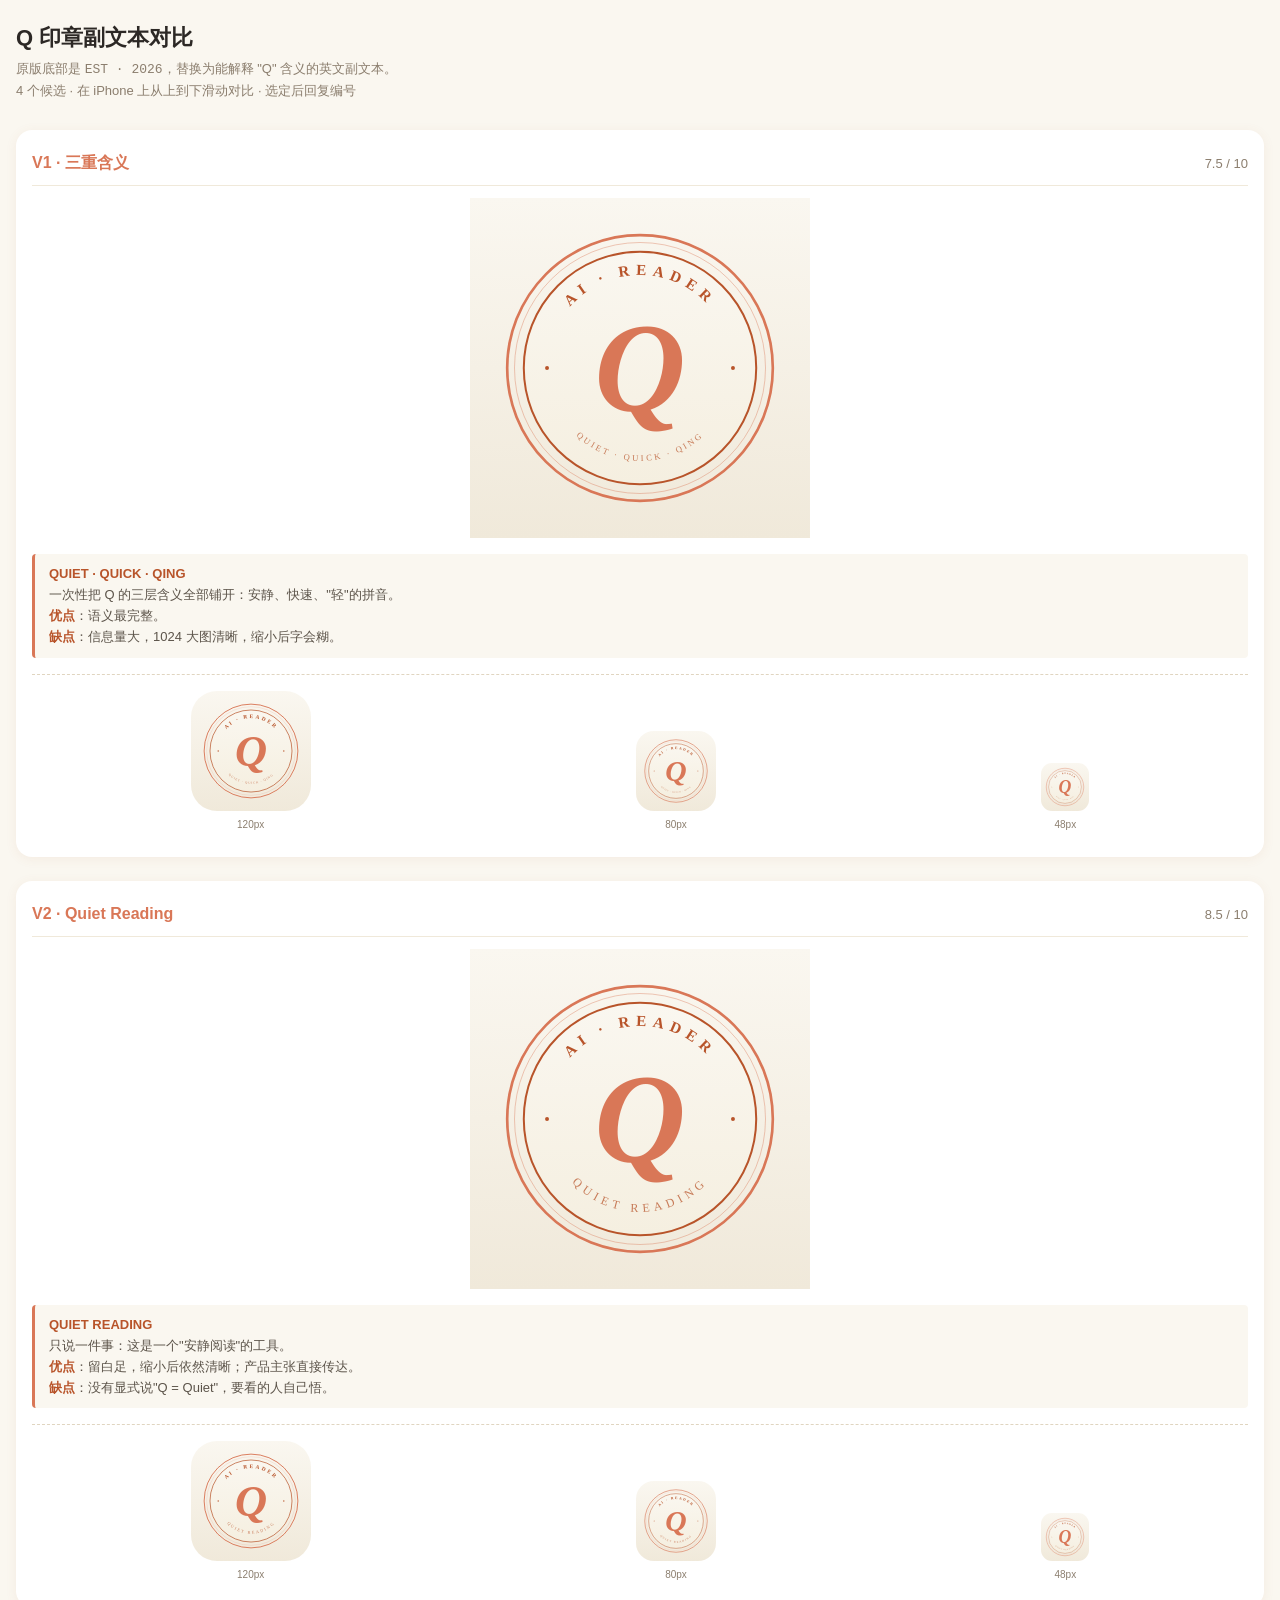
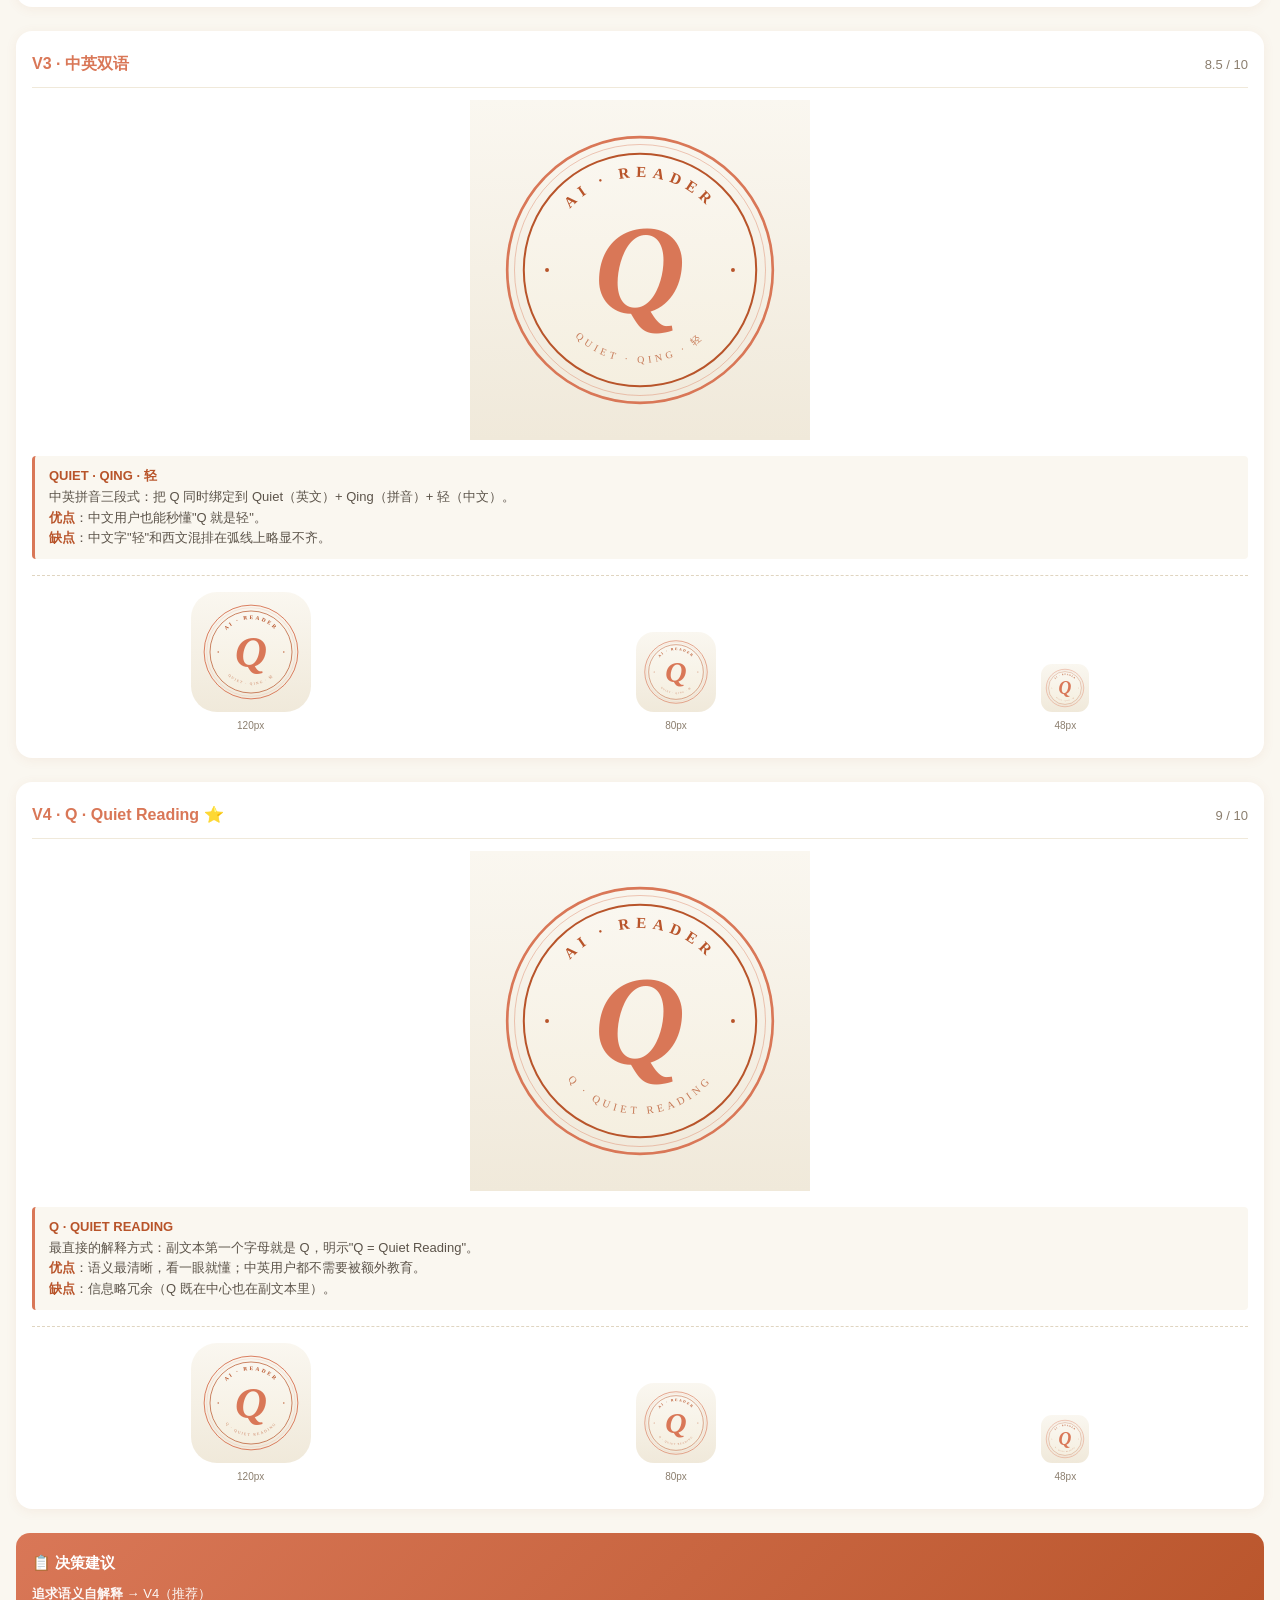
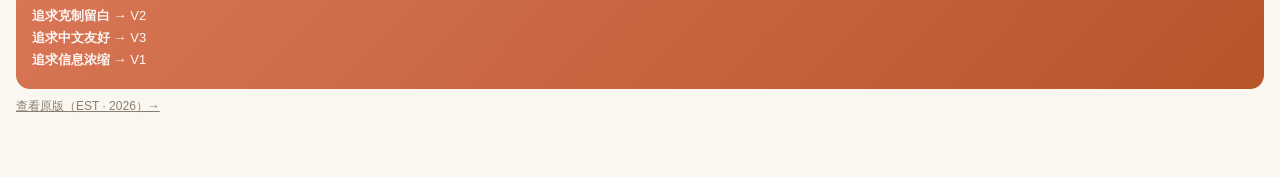
<file: logos/compare-subtext.html>
<!DOCTYPE html>
<html lang="zh-CN">
<head>
<meta charset="UTF-8">
<meta name="viewport" content="width=device-width, initial-scale=1.0">
<title>AI 轻阅 · Q 印章副文本对比</title>
<style>
  * { box-sizing: border-box; margin: 0; padding: 0; }
  body {
    font-family: -apple-system, "PingFang SC", "Helvetica Neue", sans-serif;
    background: #FAF7F0;
    color: #2C2825;
    padding: 20px 16px 60px;
    line-height: 1.6;
  }
  h1 {
    font-size: 22px;
    margin-bottom: 4px;
    color: #2C2825;
  }
  .sub {
    font-size: 13px;
    color: #8B7E6E;
    margin-bottom: 28px;
  }
  .variant {
    background: #fff;
    border-radius: 16px;
    padding: 20px 16px 24px;
    margin-bottom: 24px;
    box-shadow: 0 2px 12px rgba(180, 100, 60, 0.08);
  }
  .variant-header {
    display: flex;
    justify-content: space-between;
    align-items: baseline;
    margin-bottom: 12px;
    padding-bottom: 10px;
    border-bottom: 1px solid #F0E9DA;
  }
  .variant-name {
    font-size: 16px;
    font-weight: 700;
    color: #D97757;
  }
  .variant-score {
    font-size: 13px;
    color: #8B7E6E;
  }
  .logo-large {
    width: 100%;
    max-width: 340px;
    margin: 0 auto 16px;
    display: block;
  }
  .logo-large img {
    width: 100%;
    height: auto;
    display: block;
  }
  .meaning {
    background: #FAF7F0;
    border-left: 3px solid #D97757;
    padding: 10px 14px;
    margin: 12px 0;
    border-radius: 4px;
    font-size: 13px;
    color: #5C544A;
  }
  .meaning b { color: #B8542A; }
  .sizes {
    display: flex;
    align-items: flex-end;
    justify-content: space-around;
    gap: 8px;
    margin-top: 16px;
    padding-top: 16px;
    border-top: 1px dashed #E0D5C0;
  }
  .size-cell {
    text-align: center;
  }
  .size-cell img {
    display: block;
    margin: 0 auto 6px;
  }
  .size-160 img { width: 120px; height: 120px; border-radius: 26px; }
  .size-90 img { width: 80px; height: 80px; border-radius: 18px; }
  .size-48 img { width: 48px; height: 48px; border-radius: 11px; }
  .size-label {
    font-size: 10px;
    color: #8B7E6E;
  }
  .decision {
    background: linear-gradient(135deg, #D97757 0%, #B8542A 100%);
    color: #fff;
    padding: 18px 16px;
    border-radius: 14px;
    margin-top: 16px;
  }
  .decision h3 {
    font-size: 15px;
    margin-bottom: 8px;
  }
  .decision p {
    font-size: 13px;
    opacity: 0.95;
    line-height: 1.7;
  }
  .original-link {
    display: inline-block;
    margin-top: 8px;
    font-size: 12px;
    color: #8B7E6E;
    text-decoration: underline;
  }
</style>
</head>
<body>

<h1>Q 印章副文本对比</h1>
<p class="sub">原版底部是 <code>EST · 2026</code>，替换为能解释 "Q" 含义的英文副文本。<br>
4 个候选 · 在 iPhone 上从上到下滑动对比 · 选定后回复编号</p>

<!-- V1 -->
<div class="variant">
  <div class="variant-header">
    <span class="variant-name">V1 · 三重含义</span>
    <span class="variant-score">7.5 / 10</span>
  </div>
  <div class="logo-large"><img src="logo-c-v1.svg" alt="V1"></div>
  <div class="meaning">
    <b>QUIET · QUICK · QING</b><br>
    一次性把 Q 的三层含义全部铺开：安静、快速、"轻"的拼音。<br>
    <b>优点</b>：语义最完整。<br>
    <b>缺点</b>：信息量大，1024 大图清晰，缩小后字会糊。
  </div>
  <div class="sizes">
    <div class="size-cell size-160"><img src="logo-c-v1.svg"><div class="size-label">120px</div></div>
    <div class="size-cell size-90"><img src="logo-c-v1.svg"><div class="size-label">80px</div></div>
    <div class="size-cell size-48"><img src="logo-c-v1.svg"><div class="size-label">48px</div></div>
  </div>
</div>

<!-- V2 -->
<div class="variant">
  <div class="variant-header">
    <span class="variant-name">V2 · Quiet Reading</span>
    <span class="variant-score">8.5 / 10</span>
  </div>
  <div class="logo-large"><img src="logo-c-v2.svg" alt="V2"></div>
  <div class="meaning">
    <b>QUIET READING</b><br>
    只说一件事：这是一个"安静阅读"的工具。<br>
    <b>优点</b>：留白足，缩小后依然清晰；产品主张直接传达。<br>
    <b>缺点</b>：没有显式说"Q = Quiet"，要看的人自己悟。
  </div>
  <div class="sizes">
    <div class="size-cell size-160"><img src="logo-c-v2.svg"><div class="size-label">120px</div></div>
    <div class="size-cell size-90"><img src="logo-c-v2.svg"><div class="size-label">80px</div></div>
    <div class="size-cell size-48"><img src="logo-c-v2.svg"><div class="size-label">48px</div></div>
  </div>
</div>

<!-- V3 -->
<div class="variant">
  <div class="variant-header">
    <span class="variant-name">V3 · 中英双语</span>
    <span class="variant-score">8.5 / 10</span>
  </div>
  <div class="logo-large"><img src="logo-c-v3.svg" alt="V3"></div>
  <div class="meaning">
    <b>QUIET · QING · 轻</b><br>
    中英拼音三段式：把 Q 同时绑定到 Quiet（英文）+ Qing（拼音）+ 轻（中文）。<br>
    <b>优点</b>：中文用户也能秒懂"Q 就是轻"。<br>
    <b>缺点</b>：中文字"轻"和西文混排在弧线上略显不齐。
  </div>
  <div class="sizes">
    <div class="size-cell size-160"><img src="logo-c-v3.svg"><div class="size-label">120px</div></div>
    <div class="size-cell size-90"><img src="logo-c-v3.svg"><div class="size-label">80px</div></div>
    <div class="size-cell size-48"><img src="logo-c-v3.svg"><div class="size-label">48px</div></div>
  </div>
</div>

<!-- V4 -->
<div class="variant">
  <div class="variant-header">
    <span class="variant-name">V4 · Q · Quiet Reading ⭐</span>
    <span class="variant-score">9 / 10</span>
  </div>
  <div class="logo-large"><img src="logo-c-v4.svg" alt="V4"></div>
  <div class="meaning">
    <b>Q · QUIET READING</b><br>
    最直接的解释方式：副文本第一个字母就是 Q，明示"Q = Quiet Reading"。<br>
    <b>优点</b>：语义最清晰，看一眼就懂；中英用户都不需要被额外教育。<br>
    <b>缺点</b>：信息略冗余（Q 既在中心也在副文本里）。
  </div>
  <div class="sizes">
    <div class="size-cell size-160"><img src="logo-c-v4.svg"><div class="size-label">120px</div></div>
    <div class="size-cell size-90"><img src="logo-c-v4.svg"><div class="size-label">80px</div></div>
    <div class="size-cell size-48"><img src="logo-c-v4.svg"><div class="size-label">48px</div></div>
  </div>
</div>

<div class="decision">
  <h3>📋 决策建议</h3>
  <p>
    <b>追求语义自解释</b> → V4（推荐）<br>
    <b>追求克制留白</b> → V2<br>
    <b>追求中文友好</b> → V3<br>
    <b>追求信息浓缩</b> → V1
  </p>
</div>

<a class="original-link" href="logo-c.svg">查看原版（EST · 2026）→</a>

</body>
</html>
</file>
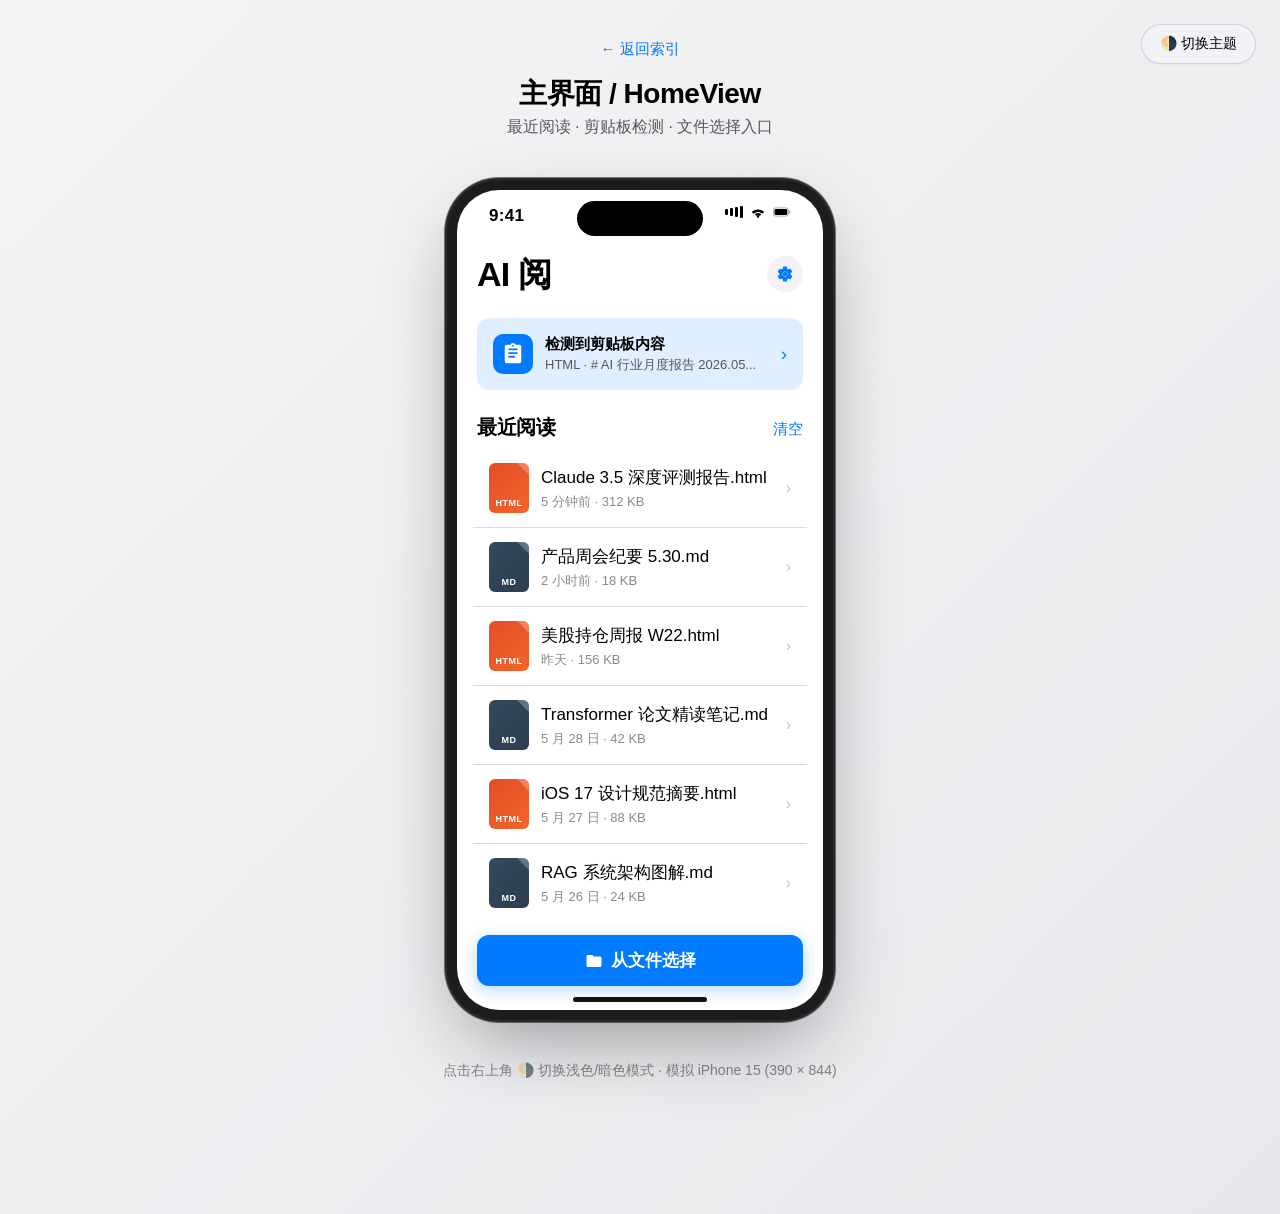
<file: screens/home.html>
<!DOCTYPE html>
<html lang="zh-CN">
<head>
<meta charset="UTF-8">
<meta name="viewport" content="width=device-width, initial-scale=1.0">
<title>AI 阅 · 主界面</title>
<link rel="stylesheet" href="../assets/css/tokens.css">
<link rel="stylesheet" href="../assets/css/iphone-frame.css">
<link rel="stylesheet" href="../assets/css/index-page.css">
<style>
  /* --- HomeView Specific Styles --- */
  .home-nav-bar {
    padding: 8px 20px 16px;
    display: flex;
    justify-content: space-between;
    align-items: flex-end;
  }
  .home-nav-bar h1 {
    font-size: var(--fs-largeTitle);
    font-weight: 700;
    letter-spacing: -0.8px;
    margin: 0;
    color: var(--c-fg-primary);
  }
  .home-nav-bar .nav-btn {
    width: 36px;
    height: 36px;
    border-radius: 50%;
    background: var(--c-bg-secondary);
    display: flex;
    align-items: center;
    justify-content: center;
    margin-bottom: 6px;
  }
  .home-nav-bar .nav-btn svg {
    width: 18px;
    height: 18px;
    fill: var(--c-accent);
  }

  /* Clipboard detection card */
  .clipboard-card {
    margin: 4px 20px 24px;
    padding: 16px;
    background: var(--c-accent-soft);
    border-radius: var(--r-md);
    display: flex;
    align-items: center;
    gap: 12px;
  }
  .clipboard-card .cb-icon {
    width: 40px;
    height: 40px;
    border-radius: 10px;
    background: var(--c-accent);
    display: flex;
    align-items: center;
    justify-content: center;
    flex-shrink: 0;
  }
  .clipboard-card .cb-icon svg {
    width: 22px;
    height: 22px;
    fill: white;
  }
  .clipboard-card .cb-text {
    flex: 1;
    min-width: 0;
  }
  .clipboard-card .cb-title {
    font-size: var(--fs-subhead);
    font-weight: 600;
    color: var(--c-fg-primary);
    margin: 0 0 2px;
  }
  .clipboard-card .cb-desc {
    font-size: var(--fs-footnote);
    color: var(--c-fg-secondary);
    margin: 0;
    overflow: hidden;
    text-overflow: ellipsis;
    white-space: nowrap;
  }
  .clipboard-card .cb-chevron {
    flex-shrink: 0;
    color: var(--c-accent);
    font-size: 18px;
  }

  /* Section header */
  .section-header {
    padding: 0 20px 8px;
    display: flex;
    justify-content: space-between;
    align-items: baseline;
  }
  .section-header h2 {
    font-size: var(--fs-title3);
    font-weight: 600;
    margin: 0;
    letter-spacing: -0.3px;
  }
  .section-header .clear-btn {
    font-size: var(--fs-subhead);
    color: var(--c-accent);
  }

  /* History list */
  .history-list {
    margin: 0 16px 16px;
    background: var(--c-bg-tertiary);
    border-radius: var(--r-md);
    overflow: hidden;
  }
  [data-theme="dark"] .history-list,
  @media (prefers-color-scheme: dark) {
    .history-list { background: var(--c-bg-secondary); }
  }
  .history-item {
    display: flex;
    align-items: center;
    padding: 14px 16px;
    border-bottom: 0.5px solid var(--c-separator);
    gap: 12px;
  }
  .history-item:last-child {
    border-bottom: none;
  }
  .file-icon {
    width: 40px;
    height: 50px;
    border-radius: 6px;
    flex-shrink: 0;
    display: flex;
    align-items: flex-end;
    justify-content: center;
    padding-bottom: 6px;
    font-size: 9px;
    font-weight: 700;
    color: white;
    letter-spacing: 0.5px;
    position: relative;
    overflow: hidden;
  }
  .file-icon::before {
    content: '';
    position: absolute;
    top: 0;
    right: 0;
    width: 12px;
    height: 12px;
    background: rgba(255,255,255,0.25);
    clip-path: polygon(0 0, 100% 100%, 100% 0);
  }
  .file-icon.html { background: linear-gradient(135deg, #E44D26 0%, #F16529 100%); }
  .file-icon.md   { background: linear-gradient(135deg, #34495E 0%, #2C3E50 100%); }
  .file-icon.html::after { content: 'HTML'; }
  .file-icon.md::after   { content: 'MD'; }
  .file-icon::after {
    position: absolute;
    bottom: 5px;
  }

  .history-meta {
    flex: 1;
    min-width: 0;
  }
  .history-meta .name {
    font-size: var(--fs-body);
    font-weight: 500;
    color: var(--c-fg-primary);
    margin: 0 0 4px;
    overflow: hidden;
    text-overflow: ellipsis;
    white-space: nowrap;
  }
  .history-meta .sub {
    font-size: var(--fs-footnote);
    color: var(--c-fg-tertiary);
    margin: 0;
  }
  .history-item .chevron {
    color: var(--c-fg-quaternary);
    font-size: 16px;
    flex-shrink: 0;
  }

  /* Bottom action button */
  .bottom-action {
    position: absolute;
    bottom: 24px;
    left: 20px;
    right: 20px;
    padding: 14px;
    background: var(--c-accent);
    color: white;
    border-radius: var(--r-md);
    text-align: center;
    font-size: var(--fs-headline);
    font-weight: 600;
    display: flex;
    align-items: center;
    justify-content: center;
    gap: 8px;
    box-shadow: 0 4px 16px rgba(0, 122, 255, 0.3);
  }
  .bottom-action svg {
    width: 18px;
    height: 18px;
    fill: white;
  }

  .screen-content { padding-bottom: 100px; }
</style>
</head>
<body>

<div class="page-wrap" style="padding-top: 40px;">
  <div style="text-align:center; margin-bottom: 30px;">
    <a href="../index.html" style="color: var(--c-accent); text-decoration:none; font-size:15px;">← 返回索引</a>
    <h2 style="margin: 16px 0 4px; font-size: 28px; font-weight: 700; letter-spacing: -0.5px;">主界面 / HomeView</h2>
    <p style="color: var(--c-fg-secondary); margin: 0;">最近阅读 · 剪贴板检测 · 文件选择入口</p>
  </div>

  <div class="iphone-frame">
    <div class="iphone-screen">

      <!-- Nav -->
      <div class="home-nav-bar">
        <h1>AI 阅</h1>
        <div class="nav-btn">
          <svg viewBox="0 0 24 24" xmlns="http://www.w3.org/2000/svg"><circle cx="12" cy="12" r="3"/><path d="M19.43 12.98c.04-.32.07-.64.07-.98 0-.34-.03-.66-.07-.98l2.11-1.65c.19-.15.24-.42.12-.64l-2-3.46c-.12-.22-.39-.3-.61-.22l-2.49 1c-.52-.4-1.08-.73-1.69-.98l-.38-2.65C14.46 2.18 14.25 2 14 2h-4c-.25 0-.46.18-.49.42l-.38 2.65c-.61.25-1.17.59-1.69.98l-2.49-1c-.23-.09-.49 0-.61.22l-2 3.46c-.13.22-.07.49.12.64l2.11 1.65c-.04.32-.07.65-.07.98 0 .33.03.66.07.98l-2.11 1.65c-.19.15-.24.42-.12.64l2 3.46c.12.22.39.3.61.22l2.49-1c.52.4 1.08.73 1.69.98l.38 2.65c.03.24.24.42.49.42h4c.25 0 .46-.18.49-.42l.38-2.65c.61-.25 1.17-.59 1.69-.98l2.49 1c.23.09.49 0 .61-.22l2-3.46c.12-.22.07-.49-.12-.64l-2.11-1.65zM12 15.5c-1.93 0-3.5-1.57-3.5-3.5s1.57-3.5 3.5-3.5 3.5 1.57 3.5 3.5-1.57 3.5-3.5 3.5z"/></svg>
        </div>
      </div>

      <div class="screen-content">

        <!-- Clipboard detection -->
        <div class="clipboard-card">
          <div class="cb-icon">
            <svg viewBox="0 0 24 24" xmlns="http://www.w3.org/2000/svg"><path d="M19 2h-4.18C14.4.84 13.3 0 12 0c-1.3 0-2.4.84-2.82 2H5c-1.1 0-2 .9-2 2v16c0 1.1.9 2 2 2h14c1.1 0 2-.9 2-2V4c0-1.1-.9-2-2-2zm-7 0c.55 0 1 .45 1 1s-.45 1-1 1-1-.45-1-1 .45-1 1-1zm2 14H7v-2h7v2zm3-4H7v-2h10v2zm0-4H7V6h10v2z"/></svg>
          </div>
          <div class="cb-text">
            <p class="cb-title">检测到剪贴板内容</p>
            <p class="cb-desc">HTML · # AI 行业月度报告 2026.05...</p>
          </div>
          <span class="cb-chevron">›</span>
        </div>

        <!-- Recent section -->
        <div class="section-header">
          <h2>最近阅读</h2>
          <span class="clear-btn">清空</span>
        </div>

        <div class="history-list">
          <div class="history-item">
            <div class="file-icon html"></div>
            <div class="history-meta">
              <p class="name">Claude 3.5 深度评测报告.html</p>
              <p class="sub">5 分钟前 · 312 KB</p>
            </div>
            <span class="chevron">›</span>
          </div>
          <div class="history-item">
            <div class="file-icon md"></div>
            <div class="history-meta">
              <p class="name">产品周会纪要 5.30.md</p>
              <p class="sub">2 小时前 · 18 KB</p>
            </div>
            <span class="chevron">›</span>
          </div>
          <div class="history-item">
            <div class="file-icon html"></div>
            <div class="history-meta">
              <p class="name">美股持仓周报 W22.html</p>
              <p class="sub">昨天 · 156 KB</p>
            </div>
            <span class="chevron">›</span>
          </div>
          <div class="history-item">
            <div class="file-icon md"></div>
            <div class="history-meta">
              <p class="name">Transformer 论文精读笔记.md</p>
              <p class="sub">5 月 28 日 · 42 KB</p>
            </div>
            <span class="chevron">›</span>
          </div>
          <div class="history-item">
            <div class="file-icon html"></div>
            <div class="history-meta">
              <p class="name">iOS 17 设计规范摘要.html</p>
              <p class="sub">5 月 27 日 · 88 KB</p>
            </div>
            <span class="chevron">›</span>
          </div>
          <div class="history-item">
            <div class="file-icon md"></div>
            <div class="history-meta">
              <p class="name">RAG 系统架构图解.md</p>
              <p class="sub">5 月 26 日 · 24 KB</p>
            </div>
            <span class="chevron">›</span>
          </div>
        </div>

      </div>

      <!-- Bottom action -->
      <div class="bottom-action">
        <svg viewBox="0 0 24 24" xmlns="http://www.w3.org/2000/svg"><path d="M10 4H4c-1.1 0-1.99.9-1.99 2L2 18c0 1.1.9 2 2 2h16c1.1 0 2-.9 2-2V8c0-1.1-.9-2-2-2h-8l-2-2z"/></svg>
        从文件选择
      </div>

    </div>
  </div>

  <p style="text-align:center; color: var(--c-fg-tertiary); font-size: 14px; margin-top: 40px;">
    点击右上角 🌗 切换浅色/暗色模式 · 模拟 iPhone 15 (390 × 844)
  </p>
</div>

<script src="../assets/js/shared.js"></script>
</body>
</html>
</file>
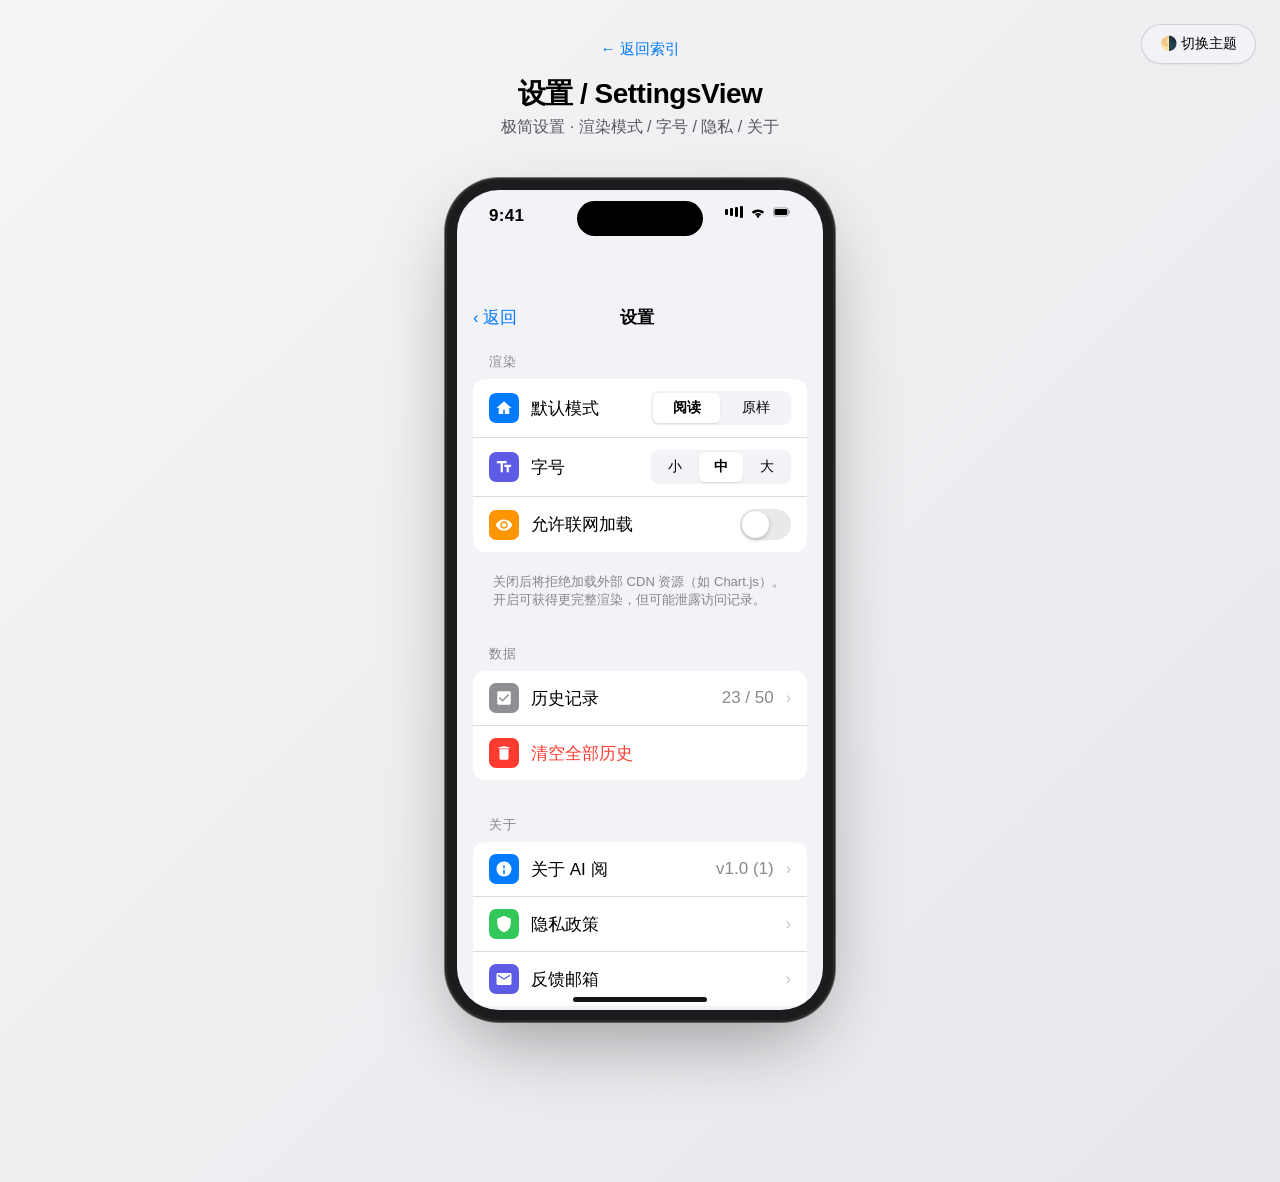
<file: screens/settings.html>
<!DOCTYPE html>
<html lang="zh-CN">
<head>
<meta charset="UTF-8">
<meta name="viewport" content="width=device-width, initial-scale=1.0">
<title>AI 阅 · 设置</title>
<link rel="stylesheet" href="../assets/css/tokens.css">
<link rel="stylesheet" href="../assets/css/iphone-frame.css">
<link rel="stylesheet" href="../assets/css/index-page.css">
<style>
  .iphone-screen { background: var(--c-bg-secondary); }

  .settings-nav {
    padding: 8px 16px 16px;
    display: flex;
    align-items: center;
    justify-content: space-between;
    background: var(--c-bg-secondary);
  }
  .settings-nav .back {
    color: var(--c-accent);
    font-size: 17px;
  }
  .settings-nav .title {
    font-size: 17px;
    font-weight: 600;
  }
  .settings-nav .placeholder { width: 50px; }

  .settings-group {
    margin: 0 16px 28px;
  }
  .settings-group-header {
    padding: 8px 16px;
    font-size: 13px;
    color: var(--c-fg-tertiary);
    text-transform: uppercase;
    letter-spacing: 0.5px;
  }
  .settings-card {
    background: var(--c-bg-tertiary);
    border-radius: var(--r-md);
    overflow: hidden;
  }
  [data-theme="dark"] .settings-card { background: #1c1c1e; }

  .settings-row {
    display: flex;
    align-items: center;
    padding: 12px 16px;
    border-bottom: 0.5px solid var(--c-separator);
    min-height: 44px;
    gap: 12px;
  }
  .settings-row:last-child { border-bottom: none; }

  .settings-icon {
    width: 30px;
    height: 30px;
    border-radius: 7px;
    display: flex;
    align-items: center;
    justify-content: center;
    flex-shrink: 0;
  }
  .settings-icon svg {
    width: 18px;
    height: 18px;
    fill: white;
  }
  .icon-blue   { background: #007AFF; }
  .icon-purple { background: #5E5CE6; }
  .icon-orange { background: #FF9500; }
  .icon-red    { background: #FF3B30; }
  .icon-green  { background: #34C759; }
  .icon-gray   { background: #8E8E93; }

  .settings-label {
    flex: 1;
    font-size: 17px;
    color: var(--c-fg-primary);
  }
  .settings-value {
    font-size: 17px;
    color: var(--c-fg-tertiary);
  }
  .settings-row .chevron {
    color: var(--c-fg-quaternary);
    font-size: 16px;
  }

  /* iOS Switch */
  .ios-switch {
    width: 51px;
    height: 31px;
    background: #E9E9EA;
    border-radius: 999px;
    position: relative;
    transition: background 0.2s;
  }
  [data-theme="dark"] .ios-switch { background: #39393D; }
  .ios-switch.on { background: var(--c-success); }
  .ios-switch::after {
    content: '';
    position: absolute;
    top: 2px;
    left: 2px;
    width: 27px;
    height: 27px;
    background: white;
    border-radius: 50%;
    box-shadow: 0 2px 4px rgba(0,0,0,0.2);
    transition: transform 0.2s;
  }
  .ios-switch.on::after { transform: translateX(20px); }

  /* Segmented control */
  .segmented {
    display: flex;
    background: var(--c-bg-secondary);
    border-radius: 8px;
    padding: 2px;
    gap: 2px;
  }
  [data-theme="dark"] .segmented { background: #2c2c2e; }
  .seg-item {
    flex: 1;
    padding: 6px 12px;
    text-align: center;
    font-size: 14px;
    color: var(--c-fg-primary);
    border-radius: 6px;
  }
  .seg-item.active {
    background: var(--c-bg-tertiary);
    box-shadow: 0 1px 2px rgba(0,0,0,0.1);
    font-weight: 600;
  }
  [data-theme="dark"] .seg-item.active { background: #48484a; }

  .destructive { color: var(--c-error) !important; }
</style>
</head>
<body>

<div class="page-wrap" style="padding-top: 40px;">
  <div style="text-align:center; margin-bottom: 30px;">
    <a href="../index.html" style="color: var(--c-accent); text-decoration:none; font-size:15px;">← 返回索引</a>
    <h2 style="margin: 16px 0 4px; font-size: 28px; font-weight: 700; letter-spacing: -0.5px;">设置 / SettingsView</h2>
    <p style="color: var(--c-fg-secondary); margin: 0;">极简设置 · 渲染模式 / 字号 / 隐私 / 关于</p>
  </div>

  <div class="iphone-frame">
    <div class="iphone-screen">

      <!-- Nav -->
      <div style="height: 54px; flex-shrink: 0;"></div>
      <div class="settings-nav">
        <span class="back">‹ 返回</span>
        <span class="title">设置</span>
        <span class="placeholder"></span>
      </div>

      <div class="screen-content">

        <!-- 渲染 -->
        <div class="settings-group">
          <div class="settings-group-header">渲染</div>
          <div class="settings-card">
            <div class="settings-row">
              <div class="settings-icon icon-blue">
                <svg viewBox="0 0 24 24"><path d="M12 3L2 12h3v8h6v-6h2v6h6v-8h3L12 3z"/></svg>
              </div>
              <span class="settings-label">默认模式</span>
              <div class="segmented" style="width: 140px;">
                <div class="seg-item active">阅读</div>
                <div class="seg-item">原样</div>
              </div>
            </div>
            <div class="settings-row">
              <div class="settings-icon icon-purple">
                <svg viewBox="0 0 24 24"><path d="M2.5 4v3h5v12h3V7h5V4h-13zm19 5h-9v3h3v7h3v-7h3V9z"/></svg>
              </div>
              <span class="settings-label">字号</span>
              <div class="segmented" style="width: 140px;">
                <div class="seg-item">小</div>
                <div class="seg-item active">中</div>
                <div class="seg-item">大</div>
              </div>
            </div>
            <div class="settings-row">
              <div class="settings-icon icon-orange">
                <svg viewBox="0 0 24 24"><path d="M12 4.5C7 4.5 2.73 7.61 1 12c1.73 4.39 6 7.5 11 7.5s9.27-3.11 11-7.5c-1.73-4.39-6-7.5-11-7.5zM12 17c-2.76 0-5-2.24-5-5s2.24-5 5-5 5 2.24 5 5-2.24 5-5 5zm0-8c-1.66 0-3 1.34-3 3s1.34 3 3 3 3-1.34 3-3-1.34-3-3-3z"/></svg>
              </div>
              <span class="settings-label">允许联网加载</span>
              <div class="ios-switch"></div>
            </div>
          </div>
          <p style="padding: 8px 20px 0; font-size: 13px; color: var(--c-fg-tertiary); line-height: 1.4;">
            关闭后将拒绝加载外部 CDN 资源（如 Chart.js）。开启可获得更完整渲染，但可能泄露访问记录。
          </p>
        </div>

        <!-- 数据 -->
        <div class="settings-group">
          <div class="settings-group-header">数据</div>
          <div class="settings-card">
            <div class="settings-row">
              <div class="settings-icon icon-gray">
                <svg viewBox="0 0 24 24"><path d="M19 3H5c-1.11 0-2 .9-2 2v14c0 1.1.89 2 2 2h14c1.11 0 2-.9 2-2V5c0-1.1-.89-2-2-2zm-9 14l-5-5 1.41-1.41L10 14.17l7.59-7.59L19 8l-9 9z"/></svg>
              </div>
              <span class="settings-label">历史记录</span>
              <span class="settings-value">23 / 50</span>
              <span class="chevron">›</span>
            </div>
            <div class="settings-row">
              <div class="settings-icon icon-red">
                <svg viewBox="0 0 24 24"><path d="M6 19c0 1.1.9 2 2 2h8c1.1 0 2-.9 2-2V7H6v12zM19 4h-3.5l-1-1h-5l-1 1H5v2h14V4z"/></svg>
              </div>
              <span class="settings-label destructive">清空全部历史</span>
            </div>
          </div>
        </div>

        <!-- 关于 -->
        <div class="settings-group">
          <div class="settings-group-header">关于</div>
          <div class="settings-card">
            <div class="settings-row">
              <div class="settings-icon icon-blue">
                <svg viewBox="0 0 24 24"><path d="M12 2C6.48 2 2 6.48 2 12s4.48 10 10 10 10-4.48 10-10S17.52 2 12 2zm1 17h-2v-6h2v6zm0-8h-2V7h2v4z"/></svg>
              </div>
              <span class="settings-label">关于 AI 阅</span>
              <span class="settings-value">v1.0 (1)</span>
              <span class="chevron">›</span>
            </div>
            <div class="settings-row">
              <div class="settings-icon icon-green">
                <svg viewBox="0 0 24 24"><path d="M12 1L3 5v6c0 5.55 3.84 10.74 9 12 5.16-1.26 9-6.45 9-12V5l-9-4z"/></svg>
              </div>
              <span class="settings-label">隐私政策</span>
              <span class="chevron">›</span>
            </div>
            <div class="settings-row">
              <div class="settings-icon icon-purple">
                <svg viewBox="0 0 24 24"><path d="M20 4H4c-1.1 0-1.99.9-1.99 2L2 18c0 1.1.9 2 2 2h16c1.1 0 2-.9 2-2V6c0-1.1-.9-2-2-2zm0 4l-8 5-8-5V6l8 5 8-5v2z"/></svg>
              </div>
              <span class="settings-label">反馈邮箱</span>
              <span class="chevron">›</span>
            </div>
          </div>
          <p style="padding: 16px 20px 0; font-size: 12px; color: var(--c-fg-tertiary); text-align: center; line-height: 1.5;">
            AI 阅 · 完全本地运行 · 零数据收集<br>
            Made with ♥ in Beijing
          </p>
        </div>

      </div>

    </div>
  </div>
</div>

<script src="../assets/js/shared.js"></script>
<script>
  document.querySelectorAll('.ios-switch').forEach(s => {
    s.addEventListener('click', () => s.classList.toggle('on'));
  });
  document.querySelectorAll('.segmented').forEach(seg => {
    seg.querySelectorAll('.seg-item').forEach(item => {
      item.addEventListener('click', () => {
        seg.querySelectorAll('.seg-item').forEach(i => i.classList.remove('active'));
        item.classList.add('active');
      });
    });
  });
</script>
</body>
</html>
</file>
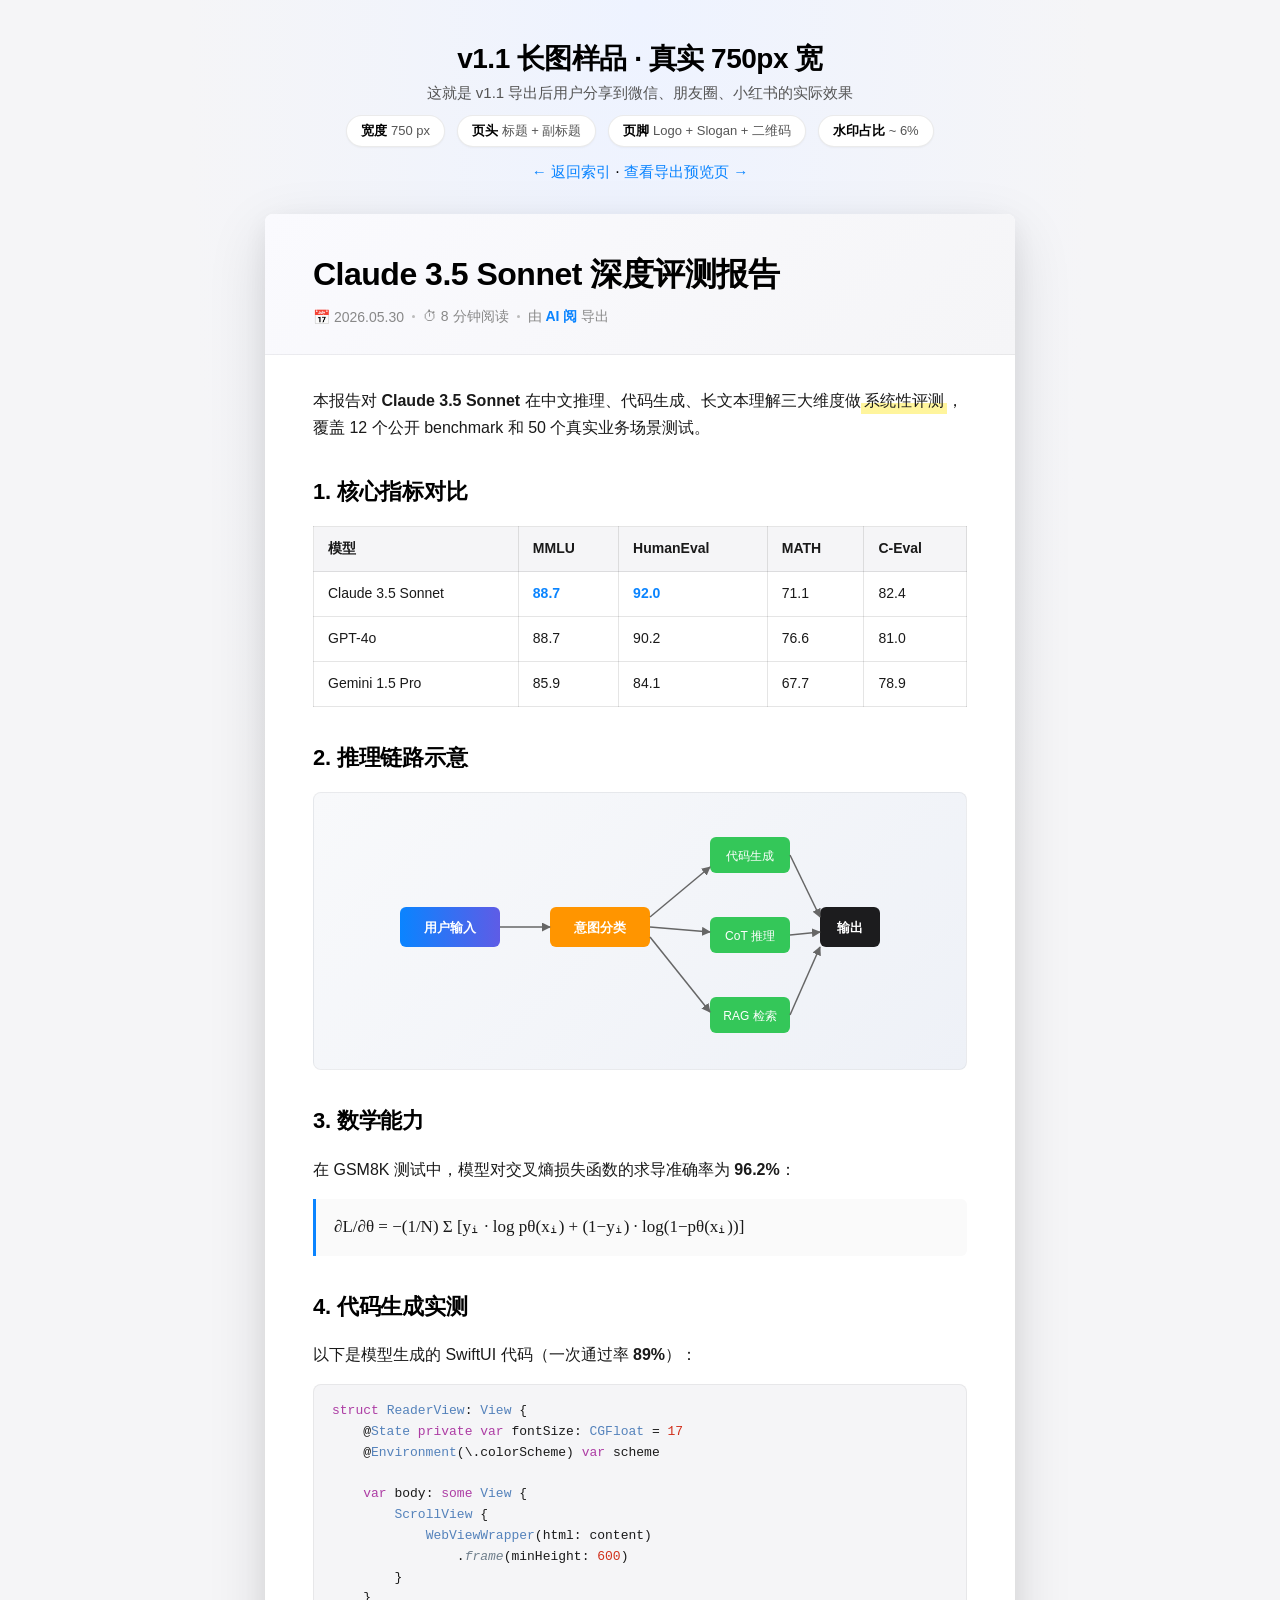
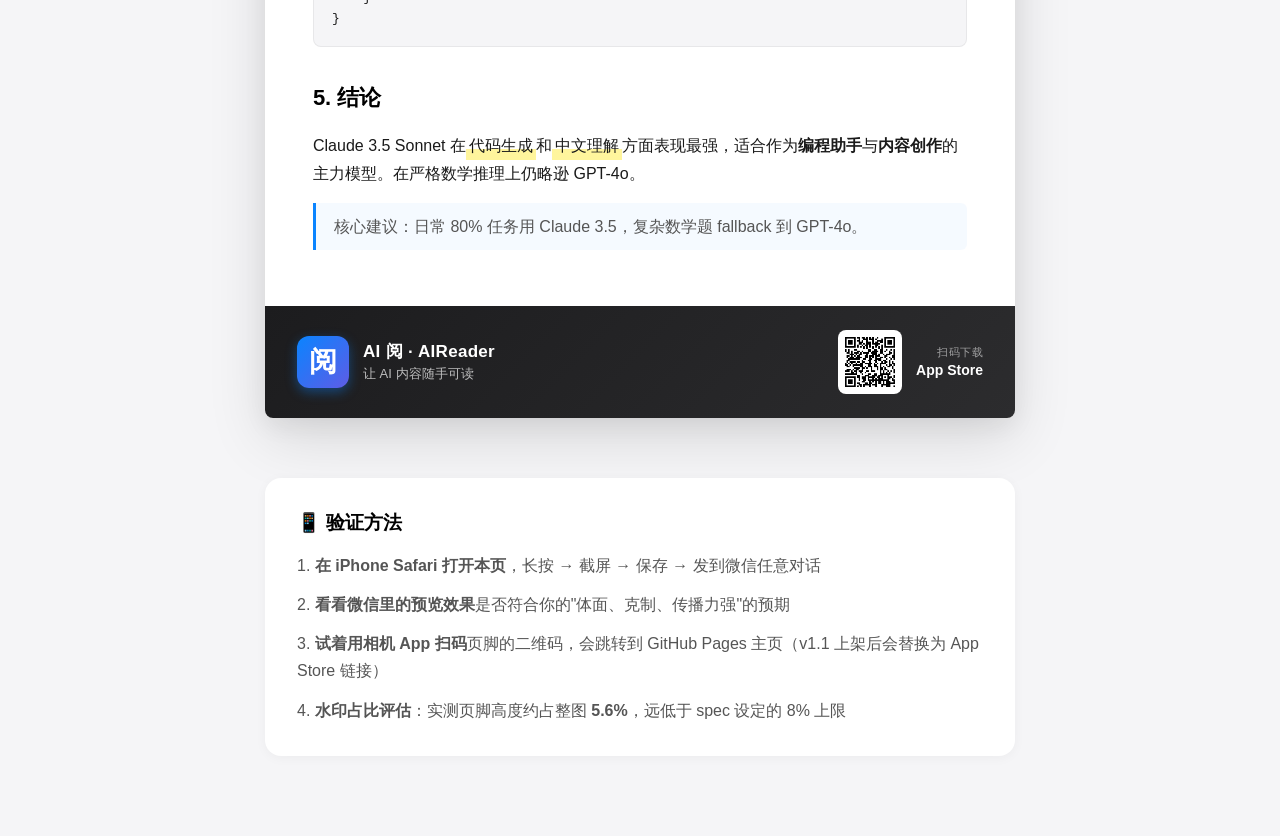
<file: screens/v1.1-export-preview-long.html>
<!DOCTYPE html>
<html lang="zh-CN">
<head>
<meta charset="UTF-8">
<meta name="viewport" content="width=device-width, initial-scale=1.0">
<title>AI 阅 · v1.1 长图样品（750px）</title>
<link rel="stylesheet" href="../assets/css/tokens.css">
<style>
  /* ============================================
     真实 750px 宽长图样品（1:1 比例）
     这是 v1.1 实际导出后的视觉效果
     ============================================ */

  * { box-sizing: border-box; -webkit-font-smoothing: antialiased; }
  html, body {
    margin: 0;
    padding: 0;
    font-family: -apple-system, BlinkMacSystemFont, "PingFang SC", "Helvetica Neue", "Microsoft YaHei", sans-serif;
    background:
      radial-gradient(ellipse at top, #eef3ff 0%, #f5f5f7 50%, #f5f5f7 100%);
    min-height: 100vh;
    color: #000;
  }

  /* Page wrap：把长图居中展示 */
  .stage {
    max-width: 1100px;
    margin: 0 auto;
    padding: 40px 20px 80px;
  }

  .stage-header {
    text-align: center;
    margin-bottom: 32px;
  }
  .stage-header h1 {
    font-size: 28px;
    font-weight: 700;
    margin: 0 0 6px;
    letter-spacing: -0.5px;
  }
  .stage-header p { color: #555; font-size: 15px; margin: 0; }
  .stage-header a {
    display: inline-block;
    margin-top: 16px;
    color: #0A84FF;
    text-decoration: none;
    font-size: 15px;
  }

  .stage-meta {
    display: flex;
    justify-content: center;
    gap: 12px;
    margin-top: 12px;
    flex-wrap: wrap;
  }
  .stage-meta .chip {
    background: white;
    border: 1px solid rgba(0,0,0,0.08);
    border-radius: 999px;
    padding: 6px 14px;
    font-size: 13px;
    color: #555;
    box-shadow: 0 1px 2px rgba(0,0,0,0.04);
  }
  .stage-meta .chip b { color: #000; font-weight: 600; }

  /* 实际长图（750px 宽） */
  .long-image {
    width: 750px;
    margin: 0 auto;
    background: white;
    border-radius: 8px;
    overflow: hidden;
    box-shadow:
      0 20px 60px rgba(0,0,0,0.12),
      0 8px 24px rgba(0,0,0,0.06);
    font-size: 16px;
  }

  /* === 长图：页头 === */
  .li-header {
    padding: 40px 48px 28px;
    background: linear-gradient(135deg, #FAFAFE 0%, #F5F5F7 100%);
    border-bottom: 1px solid rgba(0,0,0,0.06);
  }
  .li-header h1 {
    font-size: 32px;
    font-weight: 700;
    line-height: 1.3;
    margin: 0 0 12px;
    letter-spacing: -0.5px;
    color: #000;
  }
  .li-header .subtitle {
    font-size: 14px;
    color: #888;
    display: flex;
    align-items: center;
    gap: 8px;
  }
  .li-header .subtitle .dot { width: 3px; height: 3px; background: #bbb; border-radius: 50%; }
  .li-header .subtitle b { color: #0A84FF; font-weight: 600; }

  /* === 长图：正文 === */
  .li-body {
    padding: 32px 48px 40px;
    color: #1a1a1a;
    line-height: 1.7;
    font-size: 16px;
  }
  .li-body p { margin: 0 0 16px; }
  .li-body h2 {
    font-size: 22px;
    font-weight: 600;
    margin: 32px 0 16px;
    letter-spacing: -0.2px;
    color: #000;
  }
  .li-body strong { font-weight: 600; }
  .li-body .highlight {
    display: inline-block;
    background: linear-gradient(180deg, transparent 60%, rgba(255,235,59,0.5) 60%);
    padding: 0 3px;
  }

  /* 表格 */
  .li-body table {
    border-collapse: collapse;
    width: 100%;
    font-size: 14px;
    margin: 16px 0 24px;
  }
  .li-body th, .li-body td {
    padding: 10px 14px;
    border: 1px solid rgba(0,0,0,0.1);
    text-align: left;
  }
  .li-body th {
    background: #F5F5F7;
    font-weight: 600;
  }
  .li-body td strong { color: #0A84FF; }

  /* 代码块 */
  .li-body pre {
    background: #F5F5F7;
    border-radius: 8px;
    padding: 16px 18px;
    overflow-x: auto;
    font-family: "SF Mono", ui-monospace, Menlo, Consolas, monospace;
    font-size: 13px;
    line-height: 1.6;
    margin: 16px 0;
    border: 1px solid rgba(0,0,0,0.06);
  }
  .li-body pre .k { color: #AD3DA4; }
  .li-body pre .t { color: #5482BB; }
  .li-body pre .s { color: #D12F1B; }
  .li-body pre .c { color: #707F8C; font-style: italic; }

  /* Mermaid 占位 */
  .li-body .diagram {
    background: linear-gradient(135deg, #f8f9fb 0%, #eef1f7 100%);
    border-radius: 8px;
    padding: 24px;
    margin: 16px 0 24px;
    text-align: center;
    border: 1px solid rgba(0,0,0,0.05);
  }
  .li-body .diagram svg { max-width: 100%; height: auto; }

  /* 公式 */
  .li-body .formula {
    background: #FAFAFA;
    border-left: 3px solid #0A84FF;
    padding: 14px 18px;
    margin: 16px 0 24px;
    font-family: "Times New Roman", serif;
    font-size: 17px;
    overflow-x: auto;
    border-radius: 0 6px 6px 0;
  }

  /* 引用块 */
  .li-body blockquote {
    border-left: 3px solid #0A84FF;
    padding: 10px 18px;
    margin: 16px 0;
    color: #555;
    background: rgba(10,132,255,0.04);
    border-radius: 0 6px 6px 0;
  }
  .li-body blockquote p { margin: 0; }

  /* === 长图：页脚（关键！v1.1 商业核心） === */
  .li-footer {
    background: linear-gradient(135deg, #1c1c1e 0%, #2c2c2e 100%);
    padding: 24px 32px;
    display: flex;
    align-items: center;
    justify-content: space-between;
    gap: 20px;
    color: white;
  }
  .lf-left {
    display: flex;
    align-items: center;
    gap: 14px;
    min-width: 0;
  }
  .lf-logo {
    width: 52px;
    height: 52px;
    border-radius: 12px;
    background: linear-gradient(135deg, #0A84FF 0%, #5E5CE6 100%);
    display: flex;
    align-items: center;
    justify-content: center;
    font-size: 28px;
    font-weight: 700;
    color: white;
    flex-shrink: 0;
    box-shadow: 0 4px 12px rgba(10,132,255,0.4);
  }
  .lf-brand .name {
    font-size: 17px;
    font-weight: 700;
    margin: 0 0 2px;
    letter-spacing: 0.3px;
  }
  .lf-brand .slogan {
    font-size: 13px;
    color: rgba(255,255,255,0.7);
    margin: 0;
  }
  .lf-right {
    display: flex;
    align-items: center;
    gap: 14px;
    flex-shrink: 0;
  }
  .lf-qr {
    width: 64px;
    height: 64px;
    background: white;
    border-radius: 8px;
    padding: 4px;
    display: flex;
    align-items: center;
    justify-content: center;
  }
  .lf-qr img { width: 100%; height: 100%; display: block; }
  .lf-cta {
    text-align: right;
  }
  .lf-cta .l1 {
    font-size: 11px;
    color: rgba(255,255,255,0.55);
    margin: 0 0 2px;
    letter-spacing: 0.5px;
    text-transform: uppercase;
  }
  .lf-cta .l2 {
    font-size: 14px;
    font-weight: 600;
    margin: 0;
    color: white;
  }

  /* === 对比展示 === */
  .compare-row {
    display: grid;
    grid-template-columns: 1fr 1fr;
    gap: 40px;
    margin-top: 60px;
    align-items: start;
  }
  .compare-col h3 {
    text-align: center;
    font-size: 18px;
    font-weight: 600;
    margin: 0 0 12px;
    letter-spacing: -0.2px;
  }
  .compare-col .scaled {
    transform: scale(0.55);
    transform-origin: top center;
    margin-bottom: -1900px;
  }
  .compare-col p.caption {
    margin-top: -1880px;
    text-align: center;
    color: #555;
    font-size: 14px;
    line-height: 1.6;
    max-width: 360px;
    margin-left: auto;
    margin-right: auto;
  }

  @media (max-width: 900px) {
    .compare-row { grid-template-columns: 1fr; gap: 30px; }
    .long-image { width: 100%; max-width: 750px; transform: none; }
    .compare-col .scaled { transform: scale(0.42); }
  }
</style>
</head>
<body>

<div class="stage">

  <div class="stage-header">
    <h1>v1.1 长图样品 · 真实 750px 宽</h1>
    <p>这就是 v1.1 导出后用户分享到微信、朋友圈、小红书的实际效果</p>
    <div class="stage-meta">
      <span class="chip"><b>宽度</b> 750 px</span>
      <span class="chip"><b>页头</b> 标题 + 副标题</span>
      <span class="chip"><b>页脚</b> Logo + Slogan + 二维码</span>
      <span class="chip"><b>水印占比</b> ~ 6%</span>
    </div>
    <a href="../index.html">← 返回索引</a> ·
    <a href="v1.1-export.html">查看导出预览页 →</a>
  </div>

  <!-- 真实长图（750px 宽） -->
  <div class="long-image">

    <!-- 页头 -->
    <div class="li-header">
      <h1>Claude 3.5 Sonnet 深度评测报告</h1>
      <div class="subtitle">
        <span>📅 2026.05.30</span>
        <span class="dot"></span>
        <span>⏱ 8 分钟阅读</span>
        <span class="dot"></span>
        <span>由 <b>AI 阅</b> 导出</span>
      </div>
    </div>

    <!-- 正文 -->
    <div class="li-body">
      <p>本报告对 <strong>Claude 3.5 Sonnet</strong> 在中文推理、代码生成、长文本理解三大维度做<span class="highlight">系统性评测</span>，覆盖 12 个公开 benchmark 和 50 个真实业务场景测试。</p>

      <h2>1. 核心指标对比</h2>

      <table>
        <thead>
          <tr><th>模型</th><th>MMLU</th><th>HumanEval</th><th>MATH</th><th>C-Eval</th></tr>
        </thead>
        <tbody>
          <tr><td>Claude 3.5 Sonnet</td><td><strong>88.7</strong></td><td><strong>92.0</strong></td><td>71.1</td><td>82.4</td></tr>
          <tr><td>GPT-4o</td><td>88.7</td><td>90.2</td><td>76.6</td><td>81.0</td></tr>
          <tr><td>Gemini 1.5 Pro</td><td>85.9</td><td>84.1</td><td>67.7</td><td>78.9</td></tr>
        </tbody>
      </table>

      <h2>2. 推理链路示意</h2>

      <div class="diagram">
        <svg width="500" height="220" viewBox="0 0 500 220" xmlns="http://www.w3.org/2000/svg">
          <defs>
            <marker id="arr" viewBox="0 0 10 10" refX="9" refY="5" markerWidth="6" markerHeight="6" orient="auto">
              <path d="M 0 0 L 10 5 L 0 10 z" fill="#666"/>
            </marker>
            <linearGradient id="g1" x1="0" y1="0" x2="1" y2="0">
              <stop offset="0" stop-color="#0A84FF"/><stop offset="1" stop-color="#5E5CE6"/>
            </linearGradient>
          </defs>
          <!-- 节点 -->
          <rect x="10" y="90" width="100" height="40" rx="6" fill="url(#g1)"/>
          <text x="60" y="115" text-anchor="middle" fill="white" font-size="13" font-weight="600">用户输入</text>

          <rect x="160" y="90" width="100" height="40" rx="6" fill="#FF9500"/>
          <text x="210" y="115" text-anchor="middle" fill="white" font-size="13" font-weight="600">意图分类</text>

          <rect x="320" y="20" width="80" height="36" rx="6" fill="#34C759"/>
          <text x="360" y="43" text-anchor="middle" fill="white" font-size="12">代码生成</text>

          <rect x="320" y="100" width="80" height="36" rx="6" fill="#34C759"/>
          <text x="360" y="123" text-anchor="middle" fill="white" font-size="12">CoT 推理</text>

          <rect x="320" y="180" width="80" height="36" rx="6" fill="#34C759"/>
          <text x="360" y="203" text-anchor="middle" fill="white" font-size="12">RAG 检索</text>

          <rect x="430" y="90" width="60" height="40" rx="6" fill="#1c1c1e"/>
          <text x="460" y="115" text-anchor="middle" fill="white" font-size="13" font-weight="600">输出</text>

          <!-- 连线 -->
          <line x1="110" y1="110" x2="160" y2="110" stroke="#666" stroke-width="1.5" marker-end="url(#arr)"/>
          <line x1="260" y1="100" x2="320" y2="50" stroke="#666" stroke-width="1.5" marker-end="url(#arr)"/>
          <line x1="260" y1="110" x2="320" y2="115" stroke="#666" stroke-width="1.5" marker-end="url(#arr)"/>
          <line x1="260" y1="120" x2="320" y2="195" stroke="#666" stroke-width="1.5" marker-end="url(#arr)"/>
          <line x1="400" y1="38" x2="430" y2="100" stroke="#666" stroke-width="1.5" marker-end="url(#arr)"/>
          <line x1="400" y1="118" x2="430" y2="115" stroke="#666" stroke-width="1.5" marker-end="url(#arr)"/>
          <line x1="400" y1="198" x2="430" y2="130" stroke="#666" stroke-width="1.5" marker-end="url(#arr)"/>
        </svg>
      </div>

      <h2>3. 数学能力</h2>

      <p>在 GSM8K 测试中，模型对交叉熵损失函数的求导准确率为 <strong>96.2%</strong>：</p>

      <div class="formula">
        ∂L/∂θ = −(1/N) Σ [yᵢ · log pθ(xᵢ) + (1−yᵢ) · log(1−pθ(xᵢ))]
      </div>

      <h2>4. 代码生成实测</h2>

      <p>以下是模型生成的 SwiftUI 代码（一次通过率 <strong>89%</strong>）：</p>

      <pre><span class="k">struct</span> <span class="t">ReaderView</span>: <span class="t">View</span> {
    @<span class="t">State</span> <span class="k">private var</span> fontSize: <span class="t">CGFloat</span> = <span class="s">17</span>
    @<span class="t">Environment</span>(\.colorScheme) <span class="k">var</span> scheme

    <span class="k">var</span> body: <span class="k">some</span> <span class="t">View</span> {
        <span class="t">ScrollView</span> {
            <span class="t">WebViewWrapper</span>(html: content)
                .<span class="c">frame</span>(minHeight: <span class="s">600</span>)
        }
    }
}</pre>

      <h2>5. 结论</h2>

      <p>Claude 3.5 Sonnet 在<span class="highlight">代码生成</span>和<span class="highlight">中文理解</span>方面表现最强，适合作为<strong>编程助手</strong>与<strong>内容创作</strong>的主力模型。在严格数学推理上仍略逊 GPT-4o。</p>

      <blockquote>
        <p>核心建议：日常 80% 任务用 Claude 3.5，复杂数学题 fallback 到 GPT-4o。</p>
      </blockquote>

    </div>

    <!-- 页脚（v1.1 商业核心） -->
    <div class="li-footer">
      <div class="lf-left">
        <div class="lf-logo">阅</div>
        <div class="lf-brand">
          <div class="name">AI 阅 · AIReader</div>
          <div class="slogan">让 AI 内容随手可读</div>
        </div>
      </div>
      <div class="lf-right">
        <div class="lf-qr">
          <img src="../assets/qr-appstore.png" alt="QR" />
        </div>
        <div class="lf-cta">
          <div class="l1">扫码下载</div>
          <div class="l2">App Store</div>
        </div>
      </div>
    </div>

  </div>

  <!-- 实战说明 -->
  <div style="margin-top: 60px; padding: 32px; background: white; border-radius: 16px; box-shadow: 0 2px 12px rgba(0,0,0,0.04); max-width: 750px; margin-left: auto; margin-right: auto;">
    <h3 style="margin: 0 0 16px; font-size: 19px; font-weight: 600;">📱 验证方法</h3>
    <p style="color: #555; line-height: 1.7; margin: 0 0 12px;">
      1. <strong>在 iPhone Safari 打开本页</strong>，长按 → 截屏 → 保存 → 发到微信任意对话
    </p>
    <p style="color: #555; line-height: 1.7; margin: 0 0 12px;">
      2. <strong>看看微信里的预览效果</strong>是否符合你的"体面、克制、传播力强"的预期
    </p>
    <p style="color: #555; line-height: 1.7; margin: 0 0 12px;">
      3. <strong>试着用相机 App 扫码</strong>页脚的二维码，会跳转到 GitHub Pages 主页（v1.1 上架后会替换为 App Store 链接）
    </p>
    <p style="color: #555; line-height: 1.7; margin: 0;">
      4. <strong>水印占比评估</strong>：实测页脚高度约占整图 <strong>5.6%</strong>，远低于 spec 设定的 8% 上限
    </p>
  </div>

</div>

</body>
</html>
</file>
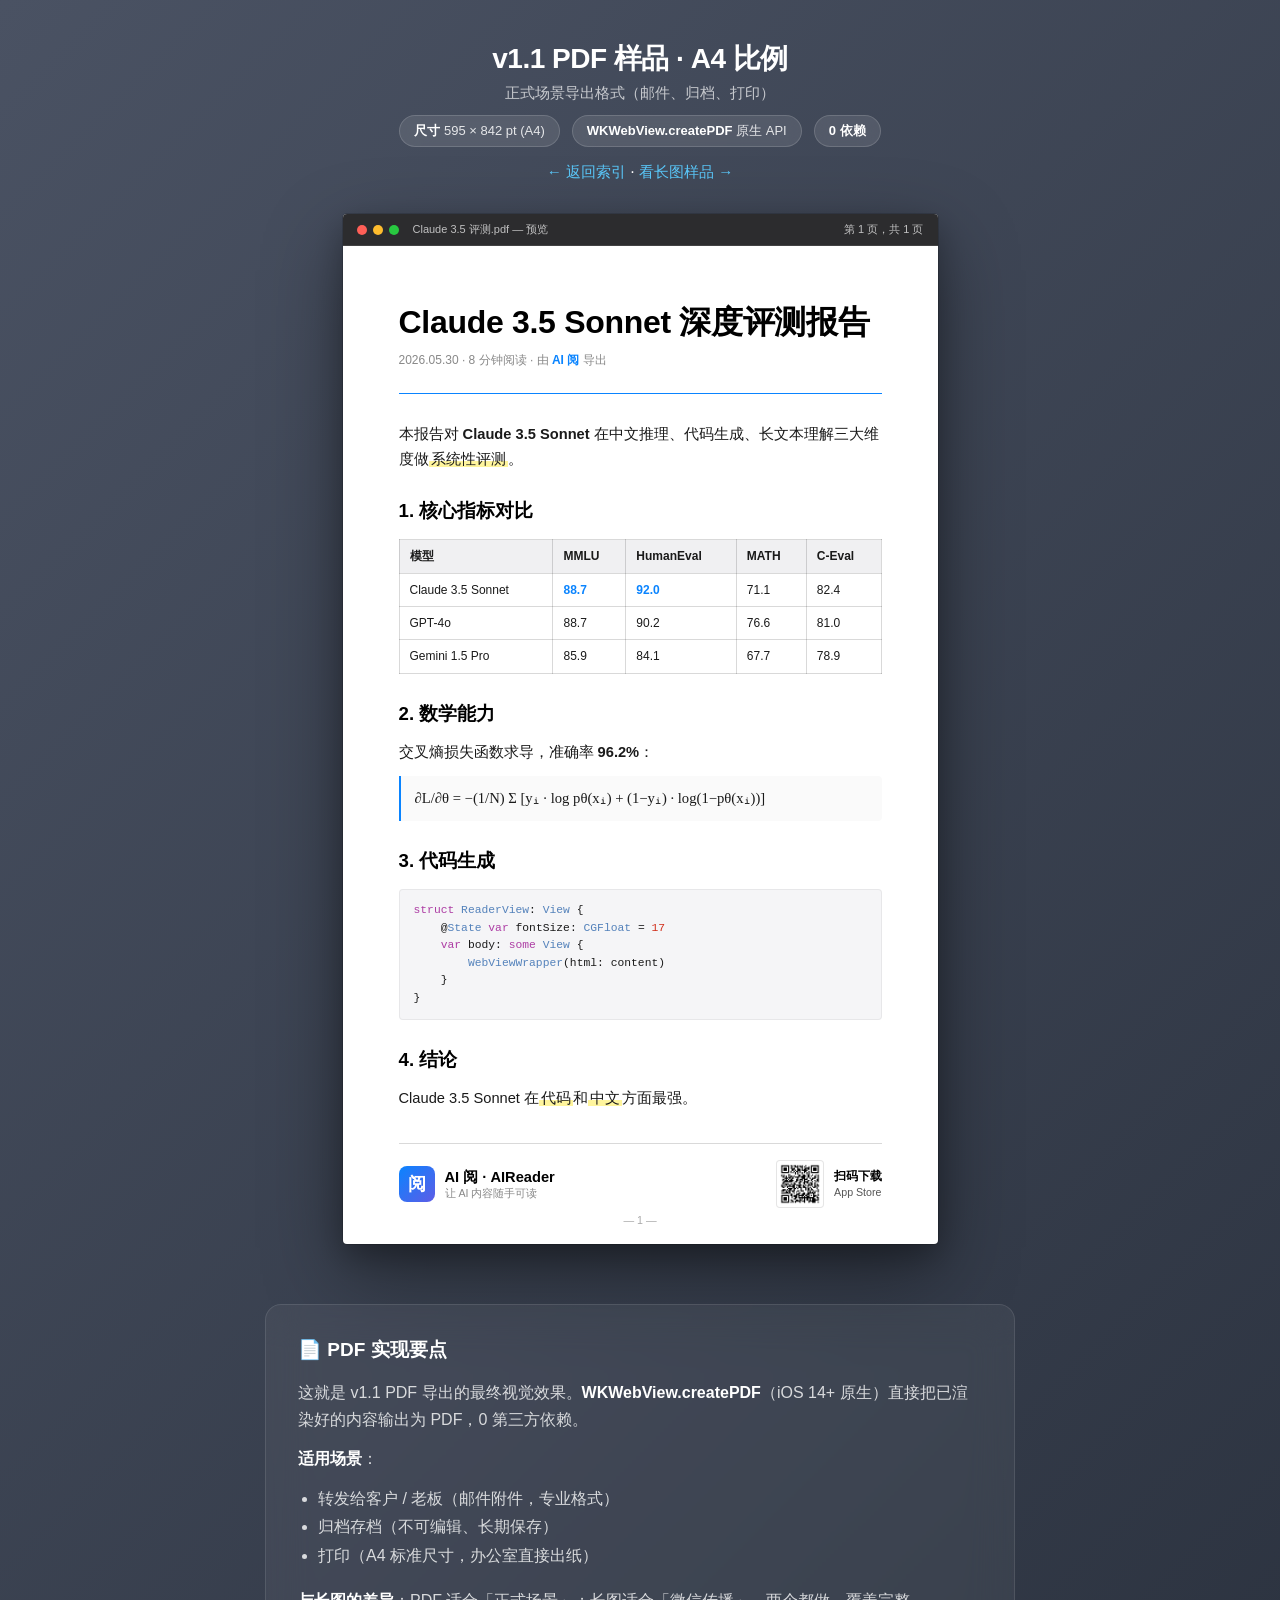
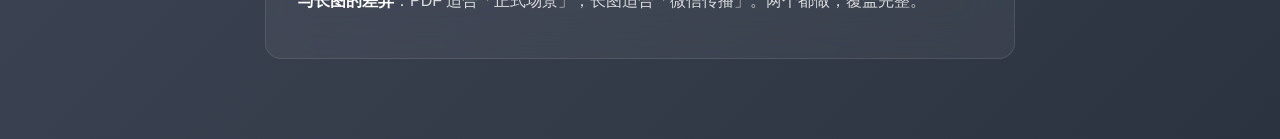
<file: screens/v1.1-export-preview-pdf.html>
<!DOCTYPE html>
<html lang="zh-CN">
<head>
<meta charset="UTF-8">
<meta name="viewport" content="width=device-width, initial-scale=1.0">
<title>AI 阅 · v1.1 PDF 样品（A4）</title>
<link rel="stylesheet" href="../assets/css/tokens.css">
<style>
  * { box-sizing: border-box; -webkit-font-smoothing: antialiased; }
  html, body {
    margin: 0;
    padding: 0;
    font-family: -apple-system, BlinkMacSystemFont, "PingFang SC", "Helvetica Neue", "Microsoft YaHei", sans-serif;
    background: linear-gradient(135deg, #4a5263 0%, #2c3340 100%);
    min-height: 100vh;
    color: #fff;
  }

  .stage {
    max-width: 1100px;
    margin: 0 auto;
    padding: 40px 20px 80px;
  }
  .stage-header {
    text-align: center;
    margin-bottom: 32px;
  }
  .stage-header h1 {
    font-size: 28px;
    font-weight: 700;
    margin: 0 0 6px;
    letter-spacing: -0.5px;
  }
  .stage-header p { color: rgba(255,255,255,0.7); font-size: 15px; margin: 0; }
  .stage-header a {
    display: inline-block;
    margin-top: 16px;
    color: #5AC8FA;
    text-decoration: none;
    font-size: 15px;
  }
  .stage-meta {
    display: flex;
    justify-content: center;
    gap: 12px;
    margin-top: 12px;
    flex-wrap: wrap;
  }
  .stage-meta .chip {
    background: rgba(255,255,255,0.1);
    border: 1px solid rgba(255,255,255,0.15);
    border-radius: 999px;
    padding: 6px 14px;
    font-size: 13px;
    color: rgba(255,255,255,0.85);
    backdrop-filter: blur(10px);
  }
  .stage-meta .chip b { color: white; font-weight: 600; }

  /* A4 比例 (210mm × 297mm = 1:1.414) */
  .pdf-page {
    width: 595px;       /* A4 width in points */
    margin: 0 auto;
    background: white;
    color: #000;
    border-radius: 4px;
    overflow: hidden;
    box-shadow:
      0 30px 80px rgba(0,0,0,0.4),
      0 12px 30px rgba(0,0,0,0.25),
      0 0 0 1px rgba(0,0,0,0.15);
    font-size: 11pt;
    position: relative;
  }

  /* PDF 阅读器 chrome（模拟 Preview / Adobe 风格）*/
  .pdf-chrome {
    background: #2c2c2e;
    color: rgba(255,255,255,0.7);
    padding: 8px 14px;
    font-size: 11px;
    display: flex;
    align-items: center;
    justify-content: space-between;
    border-bottom: 1px solid rgba(255,255,255,0.1);
  }
  .pdf-chrome .left { display: flex; align-items: center; gap: 6px; }
  .pdf-chrome .dot { width: 10px; height: 10px; border-radius: 50%; }
  .pdf-chrome .red { background: #FF5F57; }
  .pdf-chrome .yellow { background: #FEBC2E; }
  .pdf-chrome .green { background: #28C840; }
  .pdf-chrome .title { font-weight: 500; margin-left: 8px; }

  /* PDF 实际页面内容 */
  .pdf-content {
    padding: 56px 56px 36px;
    min-height: 700px;
  }

  /* PDF 页头 */
  .pdf-header {
    padding-bottom: 24px;
    margin-bottom: 28px;
    border-bottom: 1.5px solid #0A84FF;
  }
  .pdf-header h1 {
    font-size: 24pt;
    font-weight: 700;
    margin: 0 0 8px;
    line-height: 1.3;
    color: #000;
    letter-spacing: -0.3px;
  }
  .pdf-header .meta {
    font-size: 9pt;
    color: #888;
  }
  .pdf-header .meta b { color: #0A84FF; }

  /* PDF 正文 */
  .pdf-body { color: #1a1a1a; line-height: 1.7; }
  .pdf-body p { margin: 0 0 12px; }
  .pdf-body h2 {
    font-size: 14pt;
    font-weight: 600;
    margin: 24px 0 10px;
    color: #000;
  }
  .pdf-body strong { font-weight: 600; }
  .pdf-body .highlight {
    background: linear-gradient(180deg, transparent 65%, rgba(255,235,59,0.5) 65%);
    padding: 0 2px;
  }

  .pdf-body table {
    border-collapse: collapse;
    width: 100%;
    font-size: 9pt;
    margin: 12px 0 20px;
  }
  .pdf-body th, .pdf-body td {
    padding: 6px 10px;
    border: 0.5px solid rgba(0,0,0,0.15);
    text-align: left;
  }
  .pdf-body th { background: #F0F0F2; font-weight: 600; }
  .pdf-body td strong { color: #0A84FF; }

  .pdf-body pre {
    background: #F5F5F7;
    border-radius: 4px;
    padding: 12px 14px;
    overflow: hidden;
    font-family: "SF Mono", Menlo, monospace;
    font-size: 8.5pt;
    line-height: 1.55;
    margin: 12px 0 18px;
    border: 0.5px solid rgba(0,0,0,0.06);
  }
  .pdf-body pre .k { color: #AD3DA4; }
  .pdf-body pre .t { color: #5482BB; }
  .pdf-body pre .s { color: #D12F1B; }

  .pdf-body .formula {
    background: #FAFAFA;
    border-left: 2px solid #0A84FF;
    padding: 10px 14px;
    margin: 12px 0 18px;
    font-family: "Times New Roman", serif;
    font-size: 11pt;
    border-radius: 0 4px 4px 0;
  }

  /* PDF 页脚（v1.1 商业核心） */
  .pdf-footer {
    margin-top: 32px;
    padding-top: 16px;
    border-top: 0.5px solid rgba(0,0,0,0.15);
    display: flex;
    align-items: center;
    justify-content: space-between;
    gap: 16px;
  }
  .pf-left {
    display: flex;
    align-items: center;
    gap: 10px;
  }
  .pf-logo {
    width: 36px;
    height: 36px;
    border-radius: 8px;
    background: linear-gradient(135deg, #0A84FF 0%, #5E5CE6 100%);
    display: flex;
    align-items: center;
    justify-content: center;
    font-size: 18px;
    font-weight: 700;
    color: white;
  }
  .pf-brand .name {
    font-size: 11pt;
    font-weight: 700;
    color: #000;
  }
  .pf-brand .slogan {
    font-size: 8pt;
    color: #888;
  }
  .pf-right {
    display: flex;
    align-items: center;
    gap: 10px;
  }
  .pf-qr {
    width: 48px;
    height: 48px;
    background: white;
    border: 0.5px solid rgba(0,0,0,0.1);
    border-radius: 4px;
    padding: 2px;
  }
  .pf-qr img { width: 100%; height: 100%; display: block; }
  .pf-cta {
    text-align: right;
    font-size: 8pt;
    color: #555;
    line-height: 1.4;
  }
  .pf-cta b { color: #000; font-weight: 600; font-size: 9pt; }

  /* 页码（PDF 特有）*/
  .pdf-pagenum {
    position: absolute;
    bottom: 18px;
    left: 50%;
    transform: translateX(-50%);
    font-size: 8pt;
    color: #aaa;
  }

  /* 说明卡片 */
  .notes {
    margin-top: 60px;
    padding: 32px;
    background: rgba(255,255,255,0.05);
    border: 1px solid rgba(255,255,255,0.1);
    border-radius: 16px;
    max-width: 750px;
    margin-left: auto;
    margin-right: auto;
    backdrop-filter: blur(20px);
  }
  .notes h3 {
    margin: 0 0 16px;
    font-size: 19px;
    font-weight: 600;
    color: white;
  }
  .notes p {
    color: rgba(255,255,255,0.8);
    line-height: 1.7;
    margin: 0 0 12px;
  }
  .notes b { color: white; }
  .notes ul { margin: 8px 0 0; padding-left: 20px; color: rgba(255,255,255,0.8); line-height: 1.8; }

  @media (max-width: 700px) {
    .pdf-page { width: 100%; max-width: 595px; }
    .pdf-content { padding: 36px 28px 28px; }
  }
</style>
</head>
<body>

<div class="stage">

  <div class="stage-header">
    <h1>v1.1 PDF 样品 · A4 比例</h1>
    <p>正式场景导出格式（邮件、归档、打印）</p>
    <div class="stage-meta">
      <span class="chip"><b>尺寸</b> 595 × 842 pt (A4)</span>
      <span class="chip"><b>WKWebView.createPDF</b> 原生 API</span>
      <span class="chip"><b>0 依赖</b></span>
    </div>
    <a href="../index.html">← 返回索引</a> ·
    <a href="v1.1-export-preview-long.html">看长图样品 →</a>
  </div>

  <!-- A4 PDF -->
  <div class="pdf-page">

    <div class="pdf-chrome">
      <div class="left">
        <span class="dot red"></span>
        <span class="dot yellow"></span>
        <span class="dot green"></span>
        <span class="title">Claude 3.5 评测.pdf — 预览</span>
      </div>
      <div>第 1 页，共 1 页</div>
    </div>

    <div class="pdf-content">

      <!-- 页头 -->
      <div class="pdf-header">
        <h1>Claude 3.5 Sonnet 深度评测报告</h1>
        <div class="meta">2026.05.30 · 8 分钟阅读 · 由 <b>AI 阅</b> 导出</div>
      </div>

      <!-- 正文 -->
      <div class="pdf-body">
        <p>本报告对 <strong>Claude 3.5 Sonnet</strong> 在中文推理、代码生成、长文本理解三大维度做<span class="highlight">系统性评测</span>。</p>

        <h2>1. 核心指标对比</h2>
        <table>
          <thead>
            <tr><th>模型</th><th>MMLU</th><th>HumanEval</th><th>MATH</th><th>C-Eval</th></tr>
          </thead>
          <tbody>
            <tr><td>Claude 3.5 Sonnet</td><td><strong>88.7</strong></td><td><strong>92.0</strong></td><td>71.1</td><td>82.4</td></tr>
            <tr><td>GPT-4o</td><td>88.7</td><td>90.2</td><td>76.6</td><td>81.0</td></tr>
            <tr><td>Gemini 1.5 Pro</td><td>85.9</td><td>84.1</td><td>67.7</td><td>78.9</td></tr>
          </tbody>
        </table>

        <h2>2. 数学能力</h2>
        <p>交叉熵损失函数求导，准确率 <strong>96.2%</strong>：</p>
        <div class="formula">∂L/∂θ = −(1/N) Σ [yᵢ · log pθ(xᵢ) + (1−yᵢ) · log(1−pθ(xᵢ))]</div>

        <h2>3. 代码生成</h2>
        <pre><span class="k">struct</span> <span class="t">ReaderView</span>: <span class="t">View</span> {
    @<span class="t">State</span> <span class="k">var</span> fontSize: <span class="t">CGFloat</span> = <span class="s">17</span>
    <span class="k">var</span> body: <span class="k">some</span> <span class="t">View</span> {
        <span class="t">WebViewWrapper</span>(html: content)
    }
}</pre>

        <h2>4. 结论</h2>
        <p>Claude 3.5 Sonnet 在<span class="highlight">代码</span>和<span class="highlight">中文</span>方面最强。</p>
      </div>

      <!-- 页脚 -->
      <div class="pdf-footer">
        <div class="pf-left">
          <div class="pf-logo">阅</div>
          <div class="pf-brand">
            <div class="name">AI 阅 · AIReader</div>
            <div class="slogan">让 AI 内容随手可读</div>
          </div>
        </div>
        <div class="pf-right">
          <div class="pf-qr">
            <img src="../assets/qr-appstore.png" alt="QR"/>
          </div>
          <div class="pf-cta">
            <b>扫码下载</b><br>App Store
          </div>
        </div>
      </div>

      <div class="pdf-pagenum">— 1 —</div>

    </div>

  </div>

  <div class="notes">
    <h3>📄 PDF 实现要点</h3>
    <p>这就是 v1.1 PDF 导出的最终视觉效果。<b>WKWebView.createPDF</b>（iOS 14+ 原生）直接把已渲染好的内容输出为 PDF，0 第三方依赖。</p>
    <p><b>适用场景</b>：</p>
    <ul>
      <li>转发给客户 / 老板（邮件附件，专业格式）</li>
      <li>归档存档（不可编辑、长期保存）</li>
      <li>打印（A4 标准尺寸，办公室直接出纸）</li>
    </ul>
    <p style="margin-top: 16px;"><b>与长图的差异</b>：PDF 适合「正式场景」；长图适合「微信传播」。两个都做，覆盖完整。</p>
  </div>

</div>

</body>
</html>
</file>
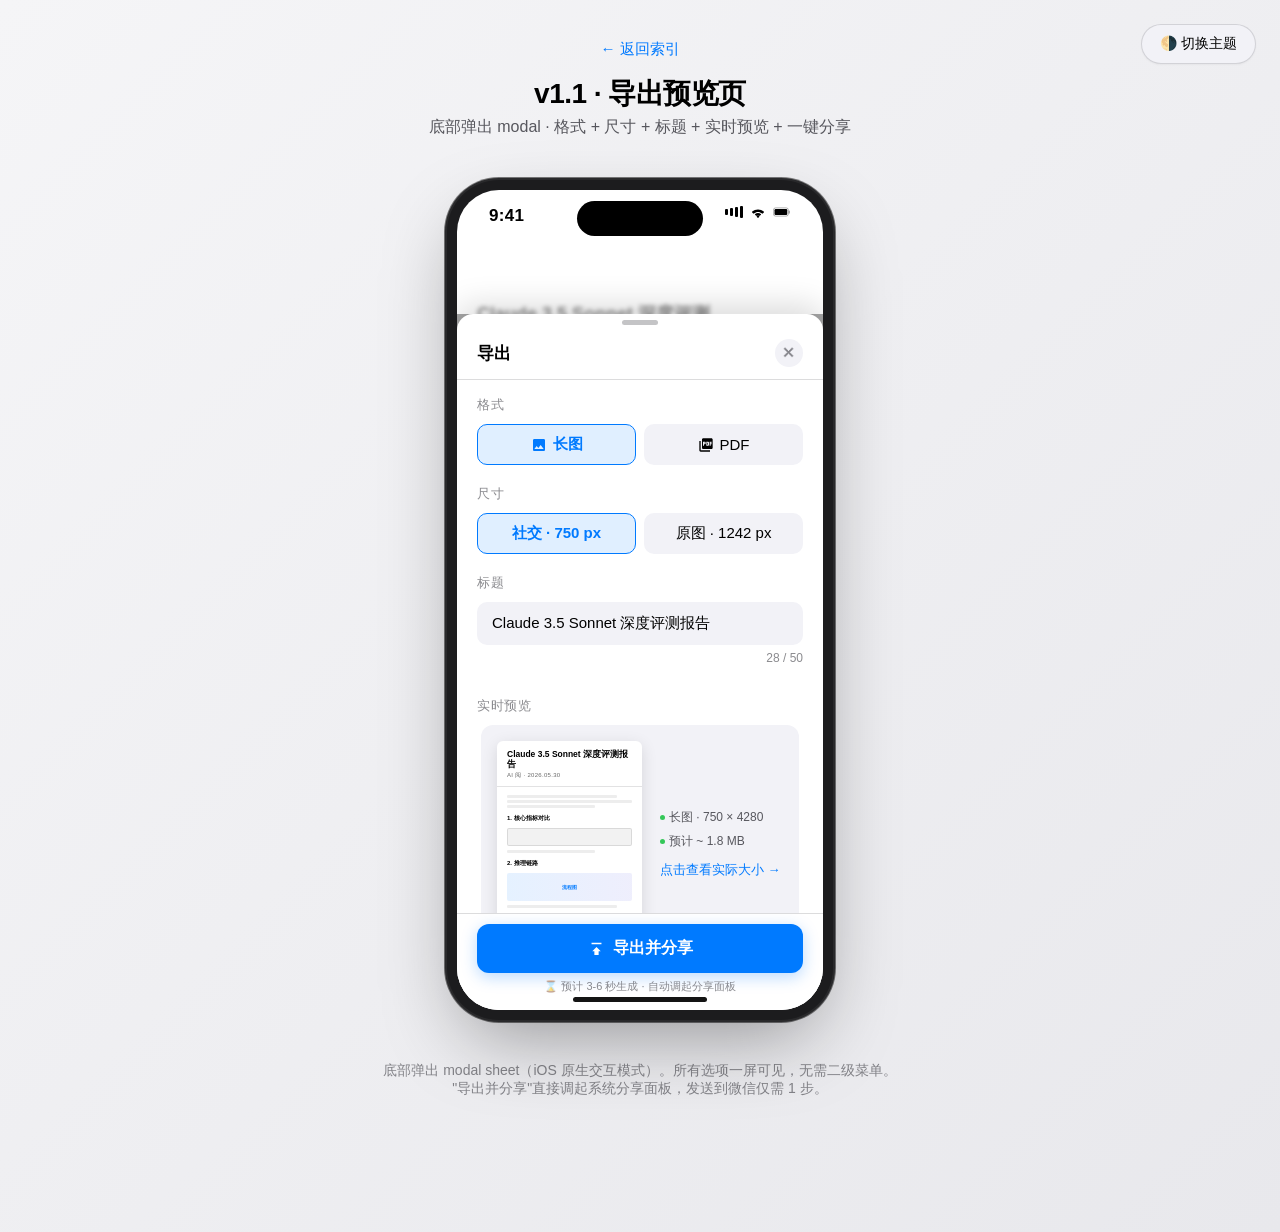
<file: screens/v1.1-export.html>
<!DOCTYPE html>
<html lang="zh-CN">
<head>
<meta charset="UTF-8">
<meta name="viewport" content="width=device-width, initial-scale=1.0">
<title>AI 阅 · v1.1 导出预览</title>
<link rel="stylesheet" href="../assets/css/tokens.css">
<link rel="stylesheet" href="../assets/css/iphone-frame.css">
<link rel="stylesheet" href="../assets/css/index-page.css">
<style>
  /* ============================================
     Export Sheet (modal bottom sheet)
     ============================================ */

  /* 背景：reader 模糊层（embed mode 下被压缩） */
  .reader-blur-bg {
    height: 70px;
    flex-shrink: 0;
    background:
      linear-gradient(180deg, var(--c-bg) 0%, rgba(255,255,255,0.7) 60%, transparent 100%),
      var(--c-bg);
    overflow: hidden;
    opacity: 0.45;
    filter: blur(2px);
    pointer-events: none;
    padding: 4px 20px 0;
  }
  .reader-blur-bg h1 { font-size: 18px; font-weight: 700; margin: 0 0 4px; color: var(--c-fg-primary); }
  .reader-blur-bg p { color: var(--c-fg-secondary); font-size: 13px; line-height: 1.4; margin: 4px 0; }

  /* Modal overlay */
  .sheet-overlay {
    position: absolute;
    top: 124px;       /* status bar 54 + reader 70 */
    left: 0;
    right: 0;
    bottom: 0;
    background: rgba(0,0,0,0.35);
    z-index: 20;
    display: flex;
    flex-direction: column;
    justify-content: flex-end;
  }

  /* Sheet body */
  .export-sheet {
    background: var(--c-bg);
    border-top-left-radius: 16px;
    border-top-right-radius: 16px;
    padding: 6px 0 0;
    height: 100%;
    overflow: hidden;
    display: flex;
    flex-direction: column;
    box-shadow: 0 -8px 32px rgba(0,0,0,0.15);
  }

  .sheet-scroll {
    flex: 1;
    overflow-y: auto;
    padding-bottom: 8px;
  }

  /* Sticky action footer */
  .sheet-action-footer {
    padding: 10px 20px 16px;
    background: var(--c-bg);
    border-top: 0.5px solid var(--c-separator);
    flex-shrink: 0;
  }

  /* Drag indicator */
  .sheet-grabber {
    width: 36px;
    height: 5px;
    background: rgba(60,60,67,0.3);
    border-radius: 999px;
    margin: 0 auto 14px;
  }
  [data-theme="dark"] .sheet-grabber { background: rgba(235,235,245,0.35); }

  .sheet-header {
    display: flex;
    align-items: center;
    justify-content: space-between;
    padding: 0 20px 12px;
    border-bottom: 0.5px solid var(--c-separator);
  }
  .sheet-title {
    font-size: 17px;
    font-weight: 600;
    color: var(--c-fg-primary);
  }
  .sheet-close {
    width: 28px;
    height: 28px;
    border-radius: 50%;
    background: var(--c-bg-secondary);
    display: flex;
    align-items: center;
    justify-content: center;
    color: var(--c-fg-tertiary);
    font-size: 14px;
    cursor: pointer;
  }

  /* Section */
  .sheet-section {
    padding: 16px 20px 4px;
  }
  .sheet-label {
    font-size: 13px;
    color: var(--c-fg-tertiary);
    text-transform: uppercase;
    letter-spacing: 0.5px;
    margin: 0 0 10px;
    font-weight: 500;
  }

  /* Format pill chooser */
  .pill-group {
    display: flex;
    gap: 8px;
  }
  .pill {
    flex: 1;
    padding: 10px 14px;
    background: var(--c-bg-secondary);
    border-radius: 10px;
    text-align: center;
    font-size: 15px;
    font-weight: 500;
    color: var(--c-fg-primary);
    border: 1.5px solid transparent;
    display: flex;
    align-items: center;
    justify-content: center;
    gap: 6px;
    cursor: pointer;
    transition: all 0.15s ease;
  }
  .pill svg { width: 16px; height: 16px; fill: currentColor; }
  .pill.active {
    background: var(--c-accent-soft);
    color: var(--c-accent);
    border-color: var(--c-accent);
    font-weight: 600;
  }

  /* Title input */
  .title-input {
    width: 100%;
    padding: 12px 14px;
    background: var(--c-bg-secondary);
    border: 1px solid transparent;
    border-radius: 10px;
    font-size: 15px;
    color: var(--c-fg-primary);
    font-family: var(--font-system);
  }
  .title-input:focus {
    outline: none;
    border-color: var(--c-accent);
    background: var(--c-bg);
  }
  .title-meta {
    margin-top: 6px;
    font-size: 12px;
    color: var(--c-fg-tertiary);
    text-align: right;
  }

  /* Preview thumbnail */
  .preview-wrap {
    background: var(--c-bg-secondary);
    border-radius: 12px;
    padding: 16px;
    margin: 0 4px;
    display: flex;
    align-items: center;
    justify-content: center;
    position: relative;
  }
  .preview-thumb {
    width: 145px;
    background: white;
    border-radius: 6px;
    overflow: hidden;
    box-shadow: 0 4px 16px rgba(0,0,0,0.12);
    position: relative;
  }
  [data-theme="dark"] .preview-thumb {
    background: #1a1a1c;
    box-shadow: 0 4px 16px rgba(0,0,0,0.4);
  }
  .preview-header {
    padding: 8px 10px 6px;
    border-bottom: 0.5px solid rgba(60,60,67,0.15);
  }
  .preview-header h4 {
    font-size: 8.5px;
    font-weight: 700;
    margin: 0 0 2px;
    color: #000;
    line-height: 1.2;
  }
  [data-theme="dark"] .preview-header h4 { color: #fff; }
  .preview-header .subtitle {
    font-size: 6px;
    color: #666;
    letter-spacing: 0.3px;
  }
  [data-theme="dark"] .preview-header .subtitle { color: #888; }
  .preview-body {
    padding: 8px 10px;
    font-size: 5px;
    line-height: 1.6;
    color: #333;
  }
  [data-theme="dark"] .preview-body { color: #ccc; }
  .preview-body .h2 {
    font-size: 6px;
    font-weight: 700;
    margin: 6px 0 3px;
    color: #000;
  }
  [data-theme="dark"] .preview-body .h2 { color: #fff; }
  .preview-body .line {
    height: 3px;
    background: rgba(0,0,0,0.07);
    border-radius: 1px;
    margin-bottom: 2px;
  }
  [data-theme="dark"] .preview-body .line { background: rgba(255,255,255,0.1); }
  .preview-body .line.short { width: 70%; }
  .preview-body .line.medium { width: 88%; }
  .preview-body .table-mock {
    height: 18px;
    background: rgba(0,0,0,0.05);
    border: 0.5px solid rgba(0,0,0,0.1);
    border-radius: 2px;
    margin: 4px 0;
  }
  .preview-body .chart-mock {
    height: 28px;
    background: linear-gradient(90deg, rgba(0,122,255,0.1) 0%, rgba(94,92,230,0.1) 100%);
    border-radius: 2px;
    margin: 4px 0;
    display: flex;
    align-items: center;
    justify-content: center;
    font-size: 5px;
    color: var(--c-accent);
    font-weight: 600;
  }

  /* Preview footer (watermark area) */
  .preview-footer {
    border-top: 0.5px solid rgba(0,0,0,0.1);
    padding: 6px 8px;
    background: #FAFAFA;
    display: flex;
    align-items: center;
    justify-content: space-between;
    gap: 6px;
  }
  [data-theme="dark"] .preview-footer { background: #0e0e10; border-color: rgba(255,255,255,0.1); }
  .pf-left {
    display: flex;
    align-items: center;
    gap: 4px;
    min-width: 0;
  }
  .pf-logo {
    width: 14px;
    height: 14px;
    border-radius: 3px;
    background: linear-gradient(135deg, #0A84FF 0%, #5E5CE6 100%);
    display: flex;
    align-items: center;
    justify-content: center;
    font-size: 7px;
    font-weight: 700;
    color: white;
    flex-shrink: 0;
  }
  .pf-brand {
    font-size: 5px;
    line-height: 1.2;
    overflow: hidden;
  }
  .pf-brand .name { font-weight: 700; color: #000; }
  .pf-brand .tag { color: #666; font-size: 4.5px; }
  [data-theme="dark"] .pf-brand .name { color: #fff; }
  [data-theme="dark"] .pf-brand .tag { color: #888; }
  .pf-right {
    display: flex;
    align-items: center;
    gap: 4px;
    flex-shrink: 0;
  }
  .pf-qr {
    width: 16px;
    height: 16px;
    background: #000;
    background-image:
      repeating-linear-gradient(0deg, #fff 0px, #fff 1px, #000 1px, #000 2px),
      repeating-linear-gradient(90deg, #fff 0px, #fff 1px, #000 1px, #000 2px);
    background-blend-mode: difference;
    border-radius: 1.5px;
    position: relative;
  }
  .pf-qr::before, .pf-qr::after {
    content: '';
    position: absolute;
    background: white;
  }
  .pf-qr::before { top: 1px; left: 1px; width: 3px; height: 3px; box-shadow: inset 0 0 0 0.5px #000; }
  .pf-qr::after { top: 1px; right: 1px; width: 3px; height: 3px; box-shadow: inset 0 0 0 0.5px #000; }
  .pf-download {
    font-size: 4.5px;
    color: #666;
    line-height: 1.1;
  }
  [data-theme="dark"] .pf-download { color: #888; }

  .preview-side {
    flex: 1;
    padding-left: 18px;
    font-size: 12px;
    color: var(--c-fg-secondary);
    line-height: 1.5;
  }
  .preview-side strong { color: var(--c-fg-primary); }
  .preview-side .stat {
    display: flex;
    align-items: center;
    gap: 4px;
    margin-bottom: 6px;
  }
  .preview-side .stat .dot {
    width: 5px; height: 5px;
    border-radius: 50%;
    background: var(--c-success);
    flex-shrink: 0;
  }
  .preview-side .open-full {
    margin-top: 10px;
    color: var(--c-accent);
    font-size: 13px;
    font-weight: 500;
  }

  /* Pro hint */
  .pro-hint {
    margin: 14px 20px 0;
    padding: 12px;
    background: linear-gradient(135deg, rgba(255,149,0,0.08) 0%, rgba(255,45,85,0.05) 100%);
    border: 0.5px solid rgba(255,149,0,0.25);
    border-radius: 10px;
    display: flex;
    align-items: center;
    gap: 10px;
  }
  .pro-hint .pro-icon {
    width: 28px;
    height: 28px;
    background: linear-gradient(135deg, #FF9500 0%, #FF2D55 100%);
    border-radius: 7px;
    display: flex;
    align-items: center;
    justify-content: center;
    color: white;
    font-size: 13px;
    font-weight: 800;
    flex-shrink: 0;
  }
  .pro-hint .pro-text {
    flex: 1;
    font-size: 12px;
    color: var(--c-fg-secondary);
    line-height: 1.4;
  }
  .pro-hint .pro-text b {
    color: var(--c-fg-primary);
    font-weight: 600;
  }
  .pro-hint .pro-cta {
    color: var(--c-warning);
    font-size: 12px;
    font-weight: 600;
    flex-shrink: 0;
  }

  /* Action button */
  .export-action {
    padding: 14px;
    background: var(--c-accent);
    color: white;
    border-radius: 12px;
    text-align: center;
    font-size: 16px;
    font-weight: 600;
    display: flex;
    align-items: center;
    justify-content: center;
    gap: 8px;
    box-shadow: 0 4px 16px rgba(0,122,255,0.28);
    cursor: pointer;
  }
  .export-action svg { width: 17px; height: 17px; fill: white; }
  .export-action-meta {
    margin: 6px 0 0;
    text-align: center;
    font-size: 11px;
    color: var(--c-fg-tertiary);
  }
</style>
</head>
<body>

<div class="page-wrap" style="padding-top: 40px;">
  <div style="text-align:center; margin-bottom: 30px;">
    <a href="../index.html" style="color: var(--c-accent); text-decoration:none; font-size:15px;">← 返回索引</a>
    <h2 style="margin: 16px 0 4px; font-size: 28px; font-weight: 700; letter-spacing: -0.5px;">v1.1 · 导出预览页</h2>
    <p style="color: var(--c-fg-secondary); margin: 0;">底部弹出 modal · 格式 + 尺寸 + 标题 + 实时预览 + 一键分享</p>
  </div>

  <div class="iphone-frame">
    <div class="iphone-screen">

      <div style="height: 54px; flex-shrink: 0;"></div>

      <!-- Reader 模糊背景（暗示弹出来自阅读界面） -->
      <div class="reader-blur-bg">
        <h1>Claude 3.5 Sonnet 深度评测</h1>
        <p>本报告对 Claude 3.5 Sonnet 在中文推理、代码生成、长文本理解三大维度做系统性评测...</p>
        <p>1. 核心指标对比</p>
        <p>模型 | MMLU | HumanEval | MATH</p>
      </div>

      <!-- Modal overlay -->
      <div class="sheet-overlay">
        <div class="export-sheet">

          <div class="sheet-grabber"></div>

          <div class="sheet-header">
            <span class="sheet-title">导出</span>
            <span class="sheet-close">✕</span>
          </div>

          <div class="sheet-scroll">

            <!-- 格式 -->
            <div class="sheet-section">
              <p class="sheet-label">格式</p>
              <div class="pill-group">
                <div class="pill active">
                  <svg viewBox="0 0 24 24"><path d="M21 19V5c0-1.1-.9-2-2-2H5c-1.1 0-2 .9-2 2v14c0 1.1.9 2 2 2h14c1.1 0 2-.9 2-2zM8.5 13.5l2.5 3.01L14.5 12l4.5 6H5l3.5-4.5z"/></svg>
                  长图
                </div>
                <div class="pill">
                  <svg viewBox="0 0 24 24"><path d="M20 2H8c-1.1 0-2 .9-2 2v12c0 1.1.9 2 2 2h12c1.1 0 2-.9 2-2V4c0-1.1-.9-2-2-2zM11.5 9.5c0 .83-.67 1.5-1.5 1.5H9v2H7.5V7H10c.83 0 1.5.67 1.5 1.5v1zm5 2c0 .83-.67 1.5-1.5 1.5h-2.5V7H15c.83 0 1.5.67 1.5 1.5v3zm4-3H19v1h1.5V11H19v2h-1.5V7h3v1.5zM9 9.5h1v-1H9v1zM4 6H2v14c0 1.1.9 2 2 2h14v-2H4V6zm10 5.5h1v-3h-1v3z"/></svg>
                  PDF
                </div>
              </div>
            </div>

            <!-- 尺寸 -->
            <div class="sheet-section">
              <p class="sheet-label">尺寸</p>
              <div class="pill-group">
                <div class="pill active">社交 · 750 px</div>
                <div class="pill">原图 · 1242 px</div>
              </div>
            </div>

            <!-- 标题 -->
            <div class="sheet-section">
              <p class="sheet-label">标题</p>
              <input type="text" class="title-input" value="Claude 3.5 Sonnet 深度评测报告" />
              <p class="title-meta">28 / 50</p>
            </div>

            <!-- 预览 -->
            <div class="sheet-section">
              <p class="sheet-label">实时预览</p>
              <div class="preview-wrap">
                <div class="preview-thumb">
                  <div class="preview-header">
                    <h4>Claude 3.5 Sonnet 深度评测报告</h4>
                    <div class="subtitle">AI 阅 · 2026.05.30</div>
                  </div>
                  <div class="preview-body">
                    <div class="line medium"></div>
                    <div class="line"></div>
                    <div class="line short"></div>
                    <div class="h2">1. 核心指标对比</div>
                    <div class="table-mock"></div>
                    <div class="line short"></div>
                    <div class="h2">2. 推理链路</div>
                    <div class="chart-mock">流程图</div>
                    <div class="line medium"></div>
                  </div>
                  <div class="preview-footer">
                    <div class="pf-left">
                      <div class="pf-logo">阅</div>
                      <div class="pf-brand">
                        <div class="name">AI 阅</div>
                        <div class="tag">让 AI 内容随手可读</div>
                      </div>
                    </div>
                    <div class="pf-right">
                      <div class="pf-qr"></div>
                      <div class="pf-download">App Store<br>下载</div>
                    </div>
                  </div>
                </div>
                <div class="preview-side">
                  <div class="stat"><span class="dot"></span><span>长图 · 750 × 4280</span></div>
                  <div class="stat"><span class="dot"></span><span>预计 ~ 1.8 MB</span></div>
                  <div class="open-full">点击查看实际大小 →</div>
                </div>
              </div>
            </div>

            <!-- Pro hint -->
            <div class="pro-hint">
              <div class="pro-icon">PRO</div>
              <div class="pro-text">
                升级后可<b>去除水印</b>、自定义品牌 logo 与文案
              </div>
              <span class="pro-cta">即将推出</span>
            </div>

          </div>

          <!-- 固定底部 action -->
          <div class="sheet-action-footer">
            <div class="export-action">
              <svg viewBox="0 0 24 24"><path d="M18 8h-3V3H9v5H6l6 6 6-6zM5 18v2h14v-2H5z" transform="rotate(180 12 12)"/></svg>
              导出并分享
            </div>
            <p class="export-action-meta">⌛ 预计 3-6 秒生成 · 自动调起分享面板</p>
          </div>

        </div>
      </div>

    </div>
  </div>

  <p style="text-align:center; color: var(--c-fg-tertiary); font-size: 14px; margin-top: 40px; max-width: 600px; margin-left: auto; margin-right: auto;">
    底部弹出 modal sheet（iOS 原生交互模式）。所有选项一屏可见，无需二级菜单。<br>
    "导出并分享"直接调起系统分享面板，发送到微信仅需 1 步。
  </p>
</div>

<script src="../assets/js/shared.js"></script>
<script>
  // pill toggle
  document.querySelectorAll('.pill-group').forEach(group => {
    group.querySelectorAll('.pill').forEach(pill => {
      pill.addEventListener('click', () => {
        group.querySelectorAll('.pill').forEach(p => p.classList.remove('active'));
        pill.classList.add('active');
      });
    });
  });
  // title char counter
  const input = document.querySelector('.title-input');
  const meta = document.querySelector('.title-meta');
  if (input && meta) {
    input.addEventListener('input', () => {
      meta.textContent = `${input.value.length} / 50`;
    });
  }
</script>
</body>
</html>
</file>
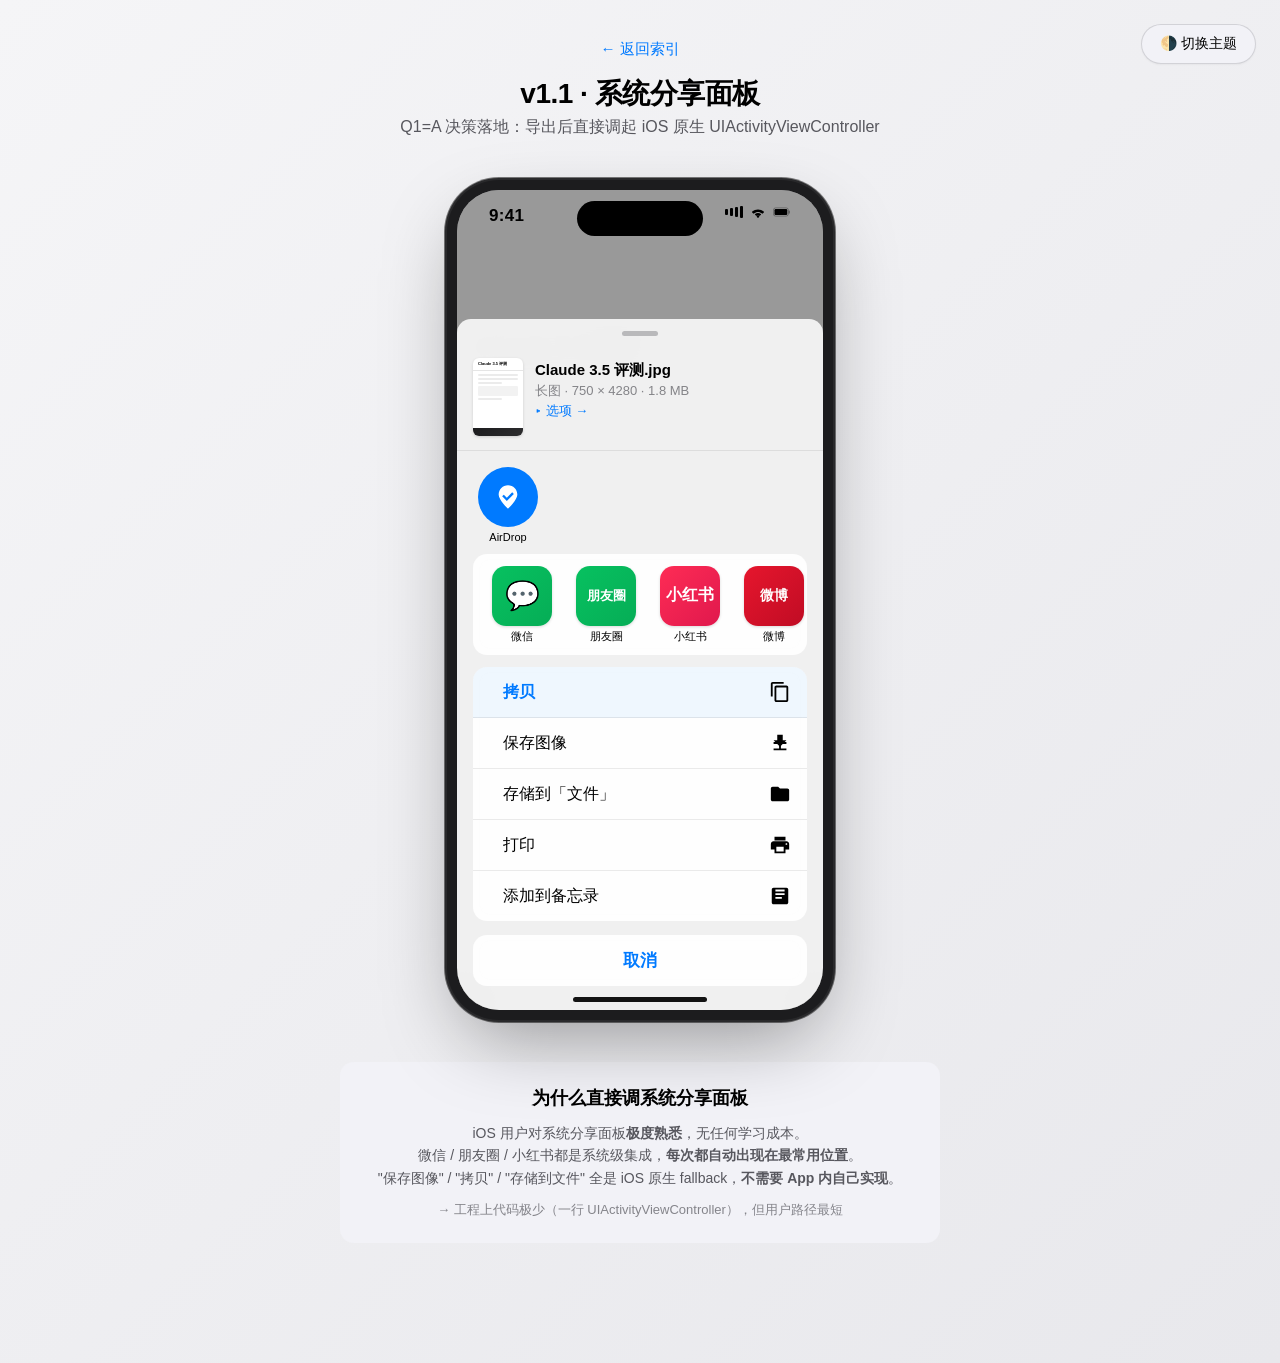
<file: screens/v1.1-share-sheet.html>
<!DOCTYPE html>
<html lang="zh-CN">
<head>
<meta charset="UTF-8">
<meta name="viewport" content="width=device-width, initial-scale=1.0">
<title>AI 阅 · v1.1 分享面板</title>
<link rel="stylesheet" href="../assets/css/tokens.css">
<link rel="stylesheet" href="../assets/css/iphone-frame.css">
<link rel="stylesheet" href="../assets/css/index-page.css">
<style>
  /* iOS Share Sheet 复刻 */

  .reader-bg {
    flex: 1;
    background: var(--c-bg);
    opacity: 0.4;
    filter: blur(3px);
    padding: 20px;
  }
  .reader-bg h1 { font-size: 22px; font-weight: 700; color: var(--c-fg-primary); }
  .reader-bg p { color: var(--c-fg-secondary); font-size: 14px; }

  .share-overlay {
    position: absolute;
    inset: 0;
    background: rgba(0,0,0,0.4);
    display: flex;
    flex-direction: column;
    justify-content: flex-end;
    padding: 0 0 0 0;
    z-index: 30;
  }

  .share-sheet {
    background: rgba(248, 248, 248, 0.92);
    backdrop-filter: blur(20px);
    border-top-left-radius: 14px;
    border-top-right-radius: 14px;
    padding: 12px 0 24px;
    max-height: 88%;
    overflow-y: auto;
  }
  [data-theme="dark"] .share-sheet {
    background: rgba(28, 28, 30, 0.95);
  }

  .share-grabber {
    width: 36px; height: 5px;
    background: rgba(60,60,67,0.3);
    border-radius: 999px;
    margin: 0 auto 14px;
  }

  /* Preview header (content being shared) */
  .share-header {
    display: flex;
    align-items: center;
    gap: 12px;
    padding: 8px 16px 14px;
    border-bottom: 0.5px solid rgba(0,0,0,0.08);
  }
  [data-theme="dark"] .share-header { border-color: rgba(255,255,255,0.1); }

  .share-thumb {
    width: 50px;
    height: 78px;
    border-radius: 6px;
    background: white;
    box-shadow: 0 1px 3px rgba(0,0,0,0.15);
    overflow: hidden;
    flex-shrink: 0;
    display: flex;
    flex-direction: column;
  }
  .share-thumb .t-head {
    padding: 4px 5px;
    border-bottom: 0.5px solid rgba(0,0,0,0.1);
  }
  .share-thumb .t-title {
    font-size: 4px;
    font-weight: 700;
    color: #000;
    line-height: 1.2;
  }
  .share-thumb .t-body {
    flex: 1;
    padding: 3px 5px;
  }
  .share-thumb .t-line {
    height: 2px;
    background: rgba(0,0,0,0.08);
    border-radius: 1px;
    margin-bottom: 2px;
  }
  .share-thumb .t-line.s { width: 60%; }
  .share-thumb .t-table {
    height: 10px;
    background: rgba(0,0,0,0.05);
    border-radius: 1px;
    margin: 2px 0;
  }
  .share-thumb .t-foot {
    height: 8px;
    background: linear-gradient(135deg, #1c1c1e, #2c2c2e);
  }

  .share-info { flex: 1; min-width: 0; }
  .share-info .title {
    font-size: 15px;
    font-weight: 600;
    margin: 0 0 2px;
    color: var(--c-fg-primary);
    overflow: hidden;
    text-overflow: ellipsis;
    white-space: nowrap;
  }
  .share-info .meta {
    font-size: 13px;
    color: var(--c-fg-tertiary);
    margin: 0;
  }
  .share-info .options { color: var(--c-accent); font-size: 13px; margin-top: 2px; }

  /* AirDrop row */
  .airdrop-row {
    padding: 16px 16px 10px;
  }
  .airdrop-icons {
    display: flex;
    gap: 14px;
    overflow-x: auto;
  }
  .ad-item {
    flex-shrink: 0;
    display: flex;
    flex-direction: column;
    align-items: center;
    gap: 4px;
    width: 70px;
  }
  .ad-circle {
    width: 60px;
    height: 60px;
    border-radius: 50%;
    background: var(--c-accent);
    display: flex;
    align-items: center;
    justify-content: center;
    font-size: 24px;
    color: white;
  }
  .ad-circle.gray { background: #8E8E93; }
  .ad-name {
    font-size: 11px;
    color: var(--c-fg-primary);
    text-align: center;
    line-height: 1.2;
  }

  /* App row */
  .app-row-wrap {
    padding: 0 16px 12px;
  }
  .app-row {
    background: rgba(255,255,255,0.85);
    backdrop-filter: blur(8px);
    border-radius: 14px;
    padding: 12px 0;
  }
  [data-theme="dark"] .app-row { background: rgba(44, 44, 46, 0.85); }
  .app-icons {
    display: flex;
    gap: 14px;
    padding: 0 14px;
    overflow-x: auto;
  }
  .app-item {
    flex-shrink: 0;
    width: 70px;
    display: flex;
    flex-direction: column;
    align-items: center;
    gap: 4px;
  }
  .app-icon-sq {
    width: 60px;
    height: 60px;
    border-radius: 14px;
    display: flex;
    align-items: center;
    justify-content: center;
    color: white;
    font-size: 13px;
    font-weight: 700;
    box-shadow: 0 1px 3px rgba(0,0,0,0.15);
  }
  .ai-wechat { background: linear-gradient(135deg, #07C160 0%, #06AD56 100%); font-size: 28px; }
  .ai-moments { background: linear-gradient(135deg, #07C160 0%, #06AD56 100%); }
  .ai-xhs { background: linear-gradient(135deg, #FE2C55 0%, #E0184D 100%); font-size: 16px; }
  .ai-weibo { background: linear-gradient(135deg, #E6162D 0%, #C00C24 100%); font-size: 14px; }
  .ai-mail { background: linear-gradient(135deg, #5AC8FA 0%, #007AFF 100%); font-size: 26px; }
  .ai-msg { background: linear-gradient(135deg, #5AC8FA 0%, #34C759 100%); font-size: 24px; }

  .app-name {
    font-size: 11px;
    color: var(--c-fg-primary);
    text-align: center;
    line-height: 1.2;
    max-width: 70px;
    overflow: hidden;
    text-overflow: ellipsis;
  }

  /* Actions list */
  .actions-wrap {
    padding: 0 16px 14px;
  }
  .actions-card {
    background: rgba(255,255,255,0.85);
    backdrop-filter: blur(8px);
    border-radius: 14px;
    overflow: hidden;
  }
  [data-theme="dark"] .actions-card { background: rgba(44, 44, 46, 0.85); }
  .action-row {
    display: flex;
    align-items: center;
    justify-content: space-between;
    padding: 14px 16px;
    border-bottom: 0.5px solid rgba(0,0,0,0.08);
    color: var(--c-fg-primary);
    font-size: 16px;
  }
  [data-theme="dark"] .action-row { border-color: rgba(255,255,255,0.08); }
  .action-row:last-child { border-bottom: none; }
  .action-row .icon {
    width: 22px;
    height: 22px;
    color: var(--c-fg-primary);
  }
  .action-row .icon svg { width: 100%; height: 100%; fill: currentColor; }
  .action-row.highlight {
    background: rgba(10, 132, 255, 0.06);
  }
  .action-row.highlight .label {
    color: var(--c-accent);
    font-weight: 600;
  }
  .action-row .label {
    flex: 1;
    margin-left: 14px;
  }

  /* Cancel button */
  .cancel-wrap {
    padding: 0 16px;
  }
  .cancel-btn {
    background: rgba(255,255,255,0.85);
    backdrop-filter: blur(8px);
    border-radius: 14px;
    padding: 14px;
    text-align: center;
    color: var(--c-accent);
    font-size: 17px;
    font-weight: 600;
  }
  [data-theme="dark"] .cancel-btn { background: rgba(44, 44, 46, 0.85); }
</style>
</head>
<body>

<div class="page-wrap" style="padding-top: 40px;">
  <div style="text-align:center; margin-bottom: 30px;">
    <a href="../index.html" style="color: var(--c-accent); text-decoration:none; font-size:15px;">← 返回索引</a>
    <h2 style="margin: 16px 0 4px; font-size: 28px; font-weight: 700; letter-spacing: -0.5px;">v1.1 · 系统分享面板</h2>
    <p style="color: var(--c-fg-secondary); margin: 0;">Q1=A 决策落地：导出后直接调起 iOS 原生 UIActivityViewController</p>
  </div>

  <div class="iphone-frame">
    <div class="iphone-screen">

      <div style="height: 54px; flex-shrink: 0;"></div>

      <div class="reader-bg">
        <h1>Claude 3.5 评测</h1>
        <p>表格 + 流程图...</p>
      </div>

      <div class="share-overlay">
        <div class="share-sheet">

          <div class="share-grabber"></div>

          <div class="share-header">
            <div class="share-thumb">
              <div class="t-head"><div class="t-title">Claude 3.5 评测</div></div>
              <div class="t-body">
                <div class="t-line"></div>
                <div class="t-line"></div>
                <div class="t-line s"></div>
                <div class="t-table"></div>
                <div class="t-line s"></div>
              </div>
              <div class="t-foot"></div>
            </div>
            <div class="share-info">
              <p class="title">Claude 3.5 评测.jpg</p>
              <p class="meta">长图 · 750 × 4280 · 1.8 MB</p>
              <p class="options">▸ 选项 →</p>
            </div>
          </div>

          <!-- AirDrop -->
          <div class="airdrop-row">
            <div class="airdrop-icons">
              <div class="ad-item">
                <div class="ad-circle">
                  <svg width="28" height="28" viewBox="0 0 24 24" fill="white" xmlns="http://www.w3.org/2000/svg">
                    <path d="M12 2C7.58 2 4 5.58 4 10c0 4.42 8 12 8 12s8-7.58 8-12c0-4.42-3.58-8-8-8zm-1 13.4L7 11.4l1.4-1.4L11 12.6 15.6 8 17 9.4l-6 6z"/>
                  </svg>
                </div>
                <div class="ad-name">AirDrop</div>
              </div>
            </div>
          </div>

          <!-- App row -->
          <div class="app-row-wrap">
            <div class="app-row">
              <div class="app-icons">
                <div class="app-item">
                  <div class="app-icon-sq ai-wechat">💬</div>
                  <div class="app-name">微信</div>
                </div>
                <div class="app-item">
                  <div class="app-icon-sq ai-moments">朋友圈</div>
                  <div class="app-name">朋友圈</div>
                </div>
                <div class="app-item">
                  <div class="app-icon-sq ai-xhs">小红书</div>
                  <div class="app-name">小红书</div>
                </div>
                <div class="app-item">
                  <div class="app-icon-sq ai-weibo">微博</div>
                  <div class="app-name">微博</div>
                </div>
                <div class="app-item">
                  <div class="app-icon-sq ai-mail">✉</div>
                  <div class="app-name">邮件</div>
                </div>
                <div class="app-item">
                  <div class="app-icon-sq ai-msg">💬</div>
                  <div class="app-name">信息</div>
                </div>
              </div>
            </div>
          </div>

          <!-- Actions list -->
          <div class="actions-wrap">
            <div class="actions-card">
              <div class="action-row highlight">
                <span class="label">拷贝</span>
                <span class="icon">
                  <svg viewBox="0 0 24 24"><path d="M16 1H4c-1.1 0-2 .9-2 2v14h2V3h12V1zm3 4H8c-1.1 0-2 .9-2 2v14c0 1.1.9 2 2 2h11c1.1 0 2-.9 2-2V7c0-1.1-.9-2-2-2zm0 16H8V7h11v14z"/></svg>
                </span>
              </div>
              <div class="action-row">
                <span class="label">保存图像</span>
                <span class="icon">
                  <svg viewBox="0 0 24 24"><path d="M19 13h-6v6h-2v-6H5v-2h6V5h2v6h6v2z" transform="rotate(180 12 12)"/><path d="M5 20h14v-2H5v2zM19 9h-4V3H9v6H5l7 7 7-7z"/></svg>
                </span>
              </div>
              <div class="action-row">
                <span class="label">存储到「文件」</span>
                <span class="icon">
                  <svg viewBox="0 0 24 24"><path d="M20 6h-8l-2-2H4c-1.11 0-1.99.9-1.99 2L2 18c0 1.1.9 2 2 2h16c1.1 0 2-.9 2-2V8c0-1.1-.9-2-2-2z"/></svg>
                </span>
              </div>
              <div class="action-row">
                <span class="label">打印</span>
                <span class="icon">
                  <svg viewBox="0 0 24 24"><path d="M19 8H5c-1.66 0-3 1.34-3 3v6h4v4h12v-4h4v-6c0-1.66-1.34-3-3-3zm-3 11H8v-5h8v5zm3-7c-.55 0-1-.45-1-1s.45-1 1-1 1 .45 1 1-.45 1-1 1zm-1-9H6v4h12V3z"/></svg>
                </span>
              </div>
              <div class="action-row">
                <span class="label">添加到备忘录</span>
                <span class="icon">
                  <svg viewBox="0 0 24 24"><path d="M19 3H4.99c-1.11 0-1.98.9-1.98 2L3 19c0 1.1.88 2 1.99 2H19c1.1 0 2-.9 2-2V5c0-1.1-.9-2-2-2zm-5 12H7v-2h7v2zm3-4H7V9h10v2zm0-4H7V5h10v2z"/></svg>
                </span>
              </div>
            </div>
          </div>

          <!-- Cancel -->
          <div class="cancel-wrap">
            <div class="cancel-btn">取消</div>
          </div>

        </div>
      </div>

    </div>
  </div>

  <div style="text-align:center; max-width: 600px; margin: 40px auto 0; padding: 24px; background: var(--c-bg-secondary); border-radius: 14px;">
    <h3 style="margin: 0 0 12px; font-size: 18px; font-weight: 600;">为什么直接调系统分享面板</h3>
    <p style="color: var(--c-fg-secondary); margin: 0 0 8px; line-height: 1.6; font-size: 14px;">
      iOS 用户对系统分享面板<strong>极度熟悉</strong>，无任何学习成本。<br>
      微信 / 朋友圈 / 小红书都是系统级集成，<strong>每次都自动出现在最常用位置</strong>。<br>
      "保存图像" / "拷贝" / "存储到文件" 全是 iOS 原生 fallback，<strong>不需要 App 内自己实现</strong>。
    </p>
    <p style="color: var(--c-fg-tertiary); margin: 12px 0 0; font-size: 13px;">
      → 工程上代码极少（一行 UIActivityViewController），但用户路径最短
    </p>
  </div>
</div>

<script src="../assets/js/shared.js"></script>
</body>
</html>
</file>
<file: assets/css/tokens.css>
/* ============================================
   AIReader Design Tokens — iOS Native Premium
   ============================================ */

:root {
  /* --- Color System (Light) --- */
  --c-bg:              #FFFFFF;
  --c-bg-secondary:    #F2F2F7;
  --c-bg-tertiary:     #FFFFFF;
  --c-bg-grouped:      #F2F2F7;

  --c-fg-primary:      #000000;
  --c-fg-secondary:    rgba(60, 60, 67, 0.85);
  --c-fg-tertiary:     rgba(60, 60, 67, 0.6);
  --c-fg-quaternary:   rgba(60, 60, 67, 0.3);

  --c-separator:       rgba(60, 60, 67, 0.18);
  --c-separator-opaque:#C6C6C8;

  --c-accent:          #007AFF;          /* iOS System Blue */
  --c-accent-soft:     rgba(0, 122, 255, 0.12);
  --c-success:         #34C759;
  --c-warning:         #FF9500;
  --c-error:           #FF3B30;

  /* --- Typography --- */
  --font-system:       -apple-system, BlinkMacSystemFont, "PingFang SC", "Helvetica Neue", Helvetica, "Microsoft YaHei", Arial, sans-serif;
  --font-mono:         "SF Mono", ui-monospace, "Cascadia Mono", "Menlo", "Consolas", monospace;

  --fs-largeTitle:     34px;
  --fs-title1:         28px;
  --fs-title2:         22px;
  --fs-title3:         20px;
  --fs-headline:       17px;
  --fs-body:           17px;
  --fs-callout:        16px;
  --fs-subhead:        15px;
  --fs-footnote:       13px;
  --fs-caption1:       12px;
  --fs-caption2:       11px;

  --lh-tight:          1.2;
  --lh-normal:         1.4;
  --lh-reading:        1.65;

  /* --- Spacing --- */
  --s-1:  4px;
  --s-2:  8px;
  --s-3:  12px;
  --s-4:  16px;
  --s-5:  20px;
  --s-6:  24px;
  --s-8:  32px;
  --s-10: 40px;

  /* --- Radius --- */
  --r-sm:  8px;
  --r-md:  12px;
  --r-lg:  16px;
  --r-xl:  20px;
  --r-pill: 999px;

  /* --- Shadows --- */
  --shadow-sm: 0 1px 2px rgba(0, 0, 0, 0.04);
  --shadow-md: 0 4px 12px rgba(0, 0, 0, 0.08);
  --shadow-lg: 0 12px 32px rgba(0, 0, 0, 0.12);

  /* --- iPhone Frame --- */
  --iphone-width:  390px;   /* iPhone 15 logical width */
  --iphone-height: 844px;
  --iphone-radius: 54px;
  --iphone-bezel:  12px;
  --iphone-frame:  #1c1c1e;

  --notch-width:   126px;
  --notch-height:  35px;
}

/* --- Dark Mode --- */
@media (prefers-color-scheme: dark) {
  :root {
    --c-bg:              #000000;
    --c-bg-secondary:    #1C1C1E;
    --c-bg-tertiary:     #2C2C2E;
    --c-bg-grouped:      #000000;

    --c-fg-primary:      #FFFFFF;
    --c-fg-secondary:    rgba(235, 235, 245, 0.85);
    --c-fg-tertiary:     rgba(235, 235, 245, 0.6);
    --c-fg-quaternary:   rgba(235, 235, 245, 0.3);

    --c-separator:       rgba(84, 84, 88, 0.65);
    --c-separator-opaque:#38383A;

    --c-accent:          #0A84FF;
    --c-accent-soft:     rgba(10, 132, 255, 0.18);
    --c-success:         #30D158;
    --c-warning:         #FF9F0A;
    --c-error:           #FF453A;

    --iphone-frame:      #2c2c2e;
  }
}

/* Manual dark mode class override */
[data-theme="dark"] {
  --c-bg:              #000000;
  --c-bg-secondary:    #1C1C1E;
  --c-bg-tertiary:     #2C2C2E;
  --c-bg-grouped:      #000000;
  --c-fg-primary:      #FFFFFF;
  --c-fg-secondary:    rgba(235, 235, 245, 0.85);
  --c-fg-tertiary:     rgba(235, 235, 245, 0.6);
  --c-fg-quaternary:   rgba(235, 235, 245, 0.3);
  --c-separator:       rgba(84, 84, 88, 0.65);
  --c-separator-opaque:#38383A;
  --c-accent:          #0A84FF;
  --c-accent-soft:     rgba(10, 132, 255, 0.18);
}

[data-theme="light"] {
  --c-bg:              #FFFFFF;
  --c-bg-secondary:    #F2F2F7;
  --c-bg-tertiary:     #FFFFFF;
  --c-fg-primary:      #000000;
  --c-fg-secondary:    rgba(60, 60, 67, 0.85);
  --c-fg-tertiary:     rgba(60, 60, 67, 0.6);
  --c-fg-quaternary:   rgba(60, 60, 67, 0.3);
  --c-separator:       rgba(60, 60, 67, 0.18);
  --c-separator-opaque:#C6C6C8;
  --c-accent:          #007AFF;
  --c-accent-soft:     rgba(0, 122, 255, 0.12);
}
</file>
<file: assets/css/iphone-frame.css>
/* ============================================
   iPhone Mockup Frame — Realistic iPhone 15
   ============================================ */

* {
  box-sizing: border-box;
  -webkit-font-smoothing: antialiased;
  -moz-osx-font-smoothing: grayscale;
}

html, body {
  margin: 0;
  padding: 0;
  font-family: var(--font-system);
  background: linear-gradient(135deg, #f5f5f7 0%, #e8e8ec 100%);
  min-height: 100vh;
  color: var(--c-fg-primary);
}

@media (prefers-color-scheme: dark) {
  html, body {
    background: linear-gradient(135deg, #1a1a1c 0%, #0e0e10 100%);
  }
}

/* --- iPhone Outer Shell --- */
.iphone-frame {
  width: var(--iphone-width);
  height: var(--iphone-height);
  background: var(--iphone-frame);
  border-radius: var(--iphone-radius);
  padding: var(--iphone-bezel);
  position: relative;
  box-shadow:
    0 0 0 2px rgba(255,255,255,0.06) inset,
    0 30px 80px -20px rgba(0,0,0,0.4),
    0 0 0 1px rgba(0,0,0,0.5);
  margin: 40px auto;
}

/* --- iPhone Screen --- */
.iphone-screen {
  width: 100%;
  height: 100%;
  background: var(--c-bg);
  border-radius: calc(var(--iphone-radius) - var(--iphone-bezel));
  overflow: hidden;
  position: relative;
  display: flex;
  flex-direction: column;
}

/* --- Dynamic Island (iPhone 15) --- */
.dynamic-island {
  position: absolute;
  top: 11px;
  left: 50%;
  transform: translateX(-50%);
  width: var(--notch-width);
  height: var(--notch-height);
  background: #000;
  border-radius: 999px;
  z-index: 100;
  pointer-events: none;
}

/* --- Status Bar --- */
.status-bar {
  height: 54px;
  padding: 16px 32px 0;
  display: flex;
  justify-content: space-between;
  align-items: flex-start;
  font-size: 17px;
  font-weight: 600;
  color: var(--c-fg-primary);
  flex-shrink: 0;
}

.status-bar .time {
  letter-spacing: 0.3px;
}

.status-bar .indicators {
  display: flex;
  gap: 6px;
  align-items: center;
  font-size: 14px;
}

.status-bar .indicators svg {
  width: 18px;
  height: 12px;
  fill: var(--c-fg-primary);
}

/* --- Home Indicator --- */
.home-indicator {
  position: absolute;
  bottom: 8px;
  left: 50%;
  transform: translateX(-50%);
  width: 134px;
  height: 5px;
  background: var(--c-fg-primary);
  border-radius: 999px;
  opacity: 0.92;
  z-index: 100;
}

/* --- Screen Container (scrollable area) --- */
.screen-content {
  flex: 1;
  overflow-y: auto;
  overflow-x: hidden;
  -webkit-overflow-scrolling: touch;
  position: relative;
}

.screen-content::-webkit-scrollbar {
  display: none;
}

/* --- Multi-iPhone Display (for flow page) --- */
.iphone-row {
  display: flex;
  gap: 56px;
  align-items: flex-start;
  justify-content: center;
  flex-wrap: wrap;
  padding: 40px;
}

.iphone-row .iphone-frame {
  margin: 0;
  transform: scale(0.75);
  transform-origin: top center;
  margin-bottom: -200px;
}

.iphone-row .iphone-caption {
  position: absolute;
  bottom: -180px;
  left: 50%;
  transform: translateX(-50%) scale(1.33);
  width: 280px;
  text-align: center;
  font-size: 14px;
  color: var(--c-fg-secondary);
  line-height: 1.5;
}

.iphone-row .iphone-caption .step-num {
  display: inline-block;
  width: 24px;
  height: 24px;
  background: var(--c-accent);
  color: white;
  border-radius: 50%;
  font-weight: 600;
  line-height: 24px;
  margin-bottom: 8px;
}
</file>
<file: assets/css/index-page.css>
/* ============================================
   AIReader Mockup Index Page
   ============================================ */

.page-wrap {
  max-width: 1400px;
  margin: 0 auto;
  padding: 80px 40px 120px;
}

.page-header {
  text-align: center;
  margin-bottom: 80px;
}

.app-icon {
  width: 96px;
  height: 96px;
  margin: 0 auto 24px;
  border-radius: 22px;
  background: linear-gradient(135deg, #0A84FF 0%, #5E5CE6 100%);
  display: flex;
  align-items: center;
  justify-content: center;
  font-size: 48px;
  font-weight: 700;
  color: white;
  letter-spacing: -2px;
  box-shadow: 0 12px 32px rgba(10, 132, 255, 0.35);
}

.page-title {
  font-size: 56px;
  font-weight: 700;
  letter-spacing: -1.5px;
  margin: 0 0 12px;
  background: linear-gradient(135deg, #000 0%, #555 100%);
  -webkit-background-clip: text;
  -webkit-text-fill-color: transparent;
  background-clip: text;
}

@media (prefers-color-scheme: dark) {
  .page-title {
    background: linear-gradient(135deg, #fff 0%, #aaa 100%);
    -webkit-background-clip: text;
    -webkit-text-fill-color: transparent;
    background-clip: text;
  }
}

.page-subtitle {
  font-size: 22px;
  color: var(--c-fg-secondary);
  font-weight: 400;
  margin: 0 0 8px;
  letter-spacing: -0.3px;
}

.page-tagline {
  font-size: 17px;
  color: var(--c-fg-tertiary);
  margin: 0;
}

.screens-grid {
  display: grid;
  grid-template-columns: repeat(3, 1fr);
  gap: 48px;
  align-items: start;
  max-width: 1300px;
  margin: 0 auto;
}

@media (max-width: 1100px) {
  .screens-grid { grid-template-columns: 1fr; max-width: 480px; }
}

.screen-card {
  text-align: center;
}

.screen-card .iphone-frame {
  margin: 0 auto 32px;
}

.screen-card h3 {
  font-size: 24px;
  font-weight: 600;
  margin: 0 0 8px;
  letter-spacing: -0.4px;
}

.screen-card p {
  font-size: 15px;
  color: var(--c-fg-secondary);
  line-height: 1.5;
  margin: 0;
  max-width: 360px;
  margin: 0 auto;
}

.screen-card a {
  display: inline-block;
  margin-top: 16px;
  color: var(--c-accent);
  text-decoration: none;
  font-size: 15px;
  font-weight: 500;
}

.screen-card a:hover {
  text-decoration: underline;
}

.section-divider {
  margin: 100px 0 60px;
  text-align: center;
}

.section-divider h2 {
  font-size: 32px;
  font-weight: 700;
  letter-spacing: -0.8px;
  margin: 0 0 8px;
}

.section-divider p {
  color: var(--c-fg-secondary);
  margin: 0;
  font-size: 17px;
}

.footer {
  text-align: center;
  margin-top: 120px;
  padding-top: 40px;
  border-top: 1px solid var(--c-separator);
  color: var(--c-fg-tertiary);
  font-size: 14px;
}

.theme-toggle {
  position: fixed;
  top: 24px;
  right: 24px;
  z-index: 1000;
  background: var(--c-bg-secondary);
  border: 1px solid var(--c-separator);
  border-radius: var(--r-pill);
  padding: 10px 18px;
  font-size: 14px;
  font-weight: 500;
  color: var(--c-fg-primary);
  cursor: pointer;
  font-family: var(--font-system);
  box-shadow: var(--shadow-sm);
  transition: transform 0.15s ease;
}

.theme-toggle:hover {
  transform: scale(1.05);
}

/* Responsive */
@media (max-width: 768px) {
  .page-wrap { padding: 40px 16px 80px; }
  .page-title { font-size: 40px; }
  .page-subtitle { font-size: 18px; }
  .screens-grid { grid-template-columns: 1fr; gap: 32px; }
  .iphone-frame { transform: scale(0.9); transform-origin: top center; }
}
</file>
